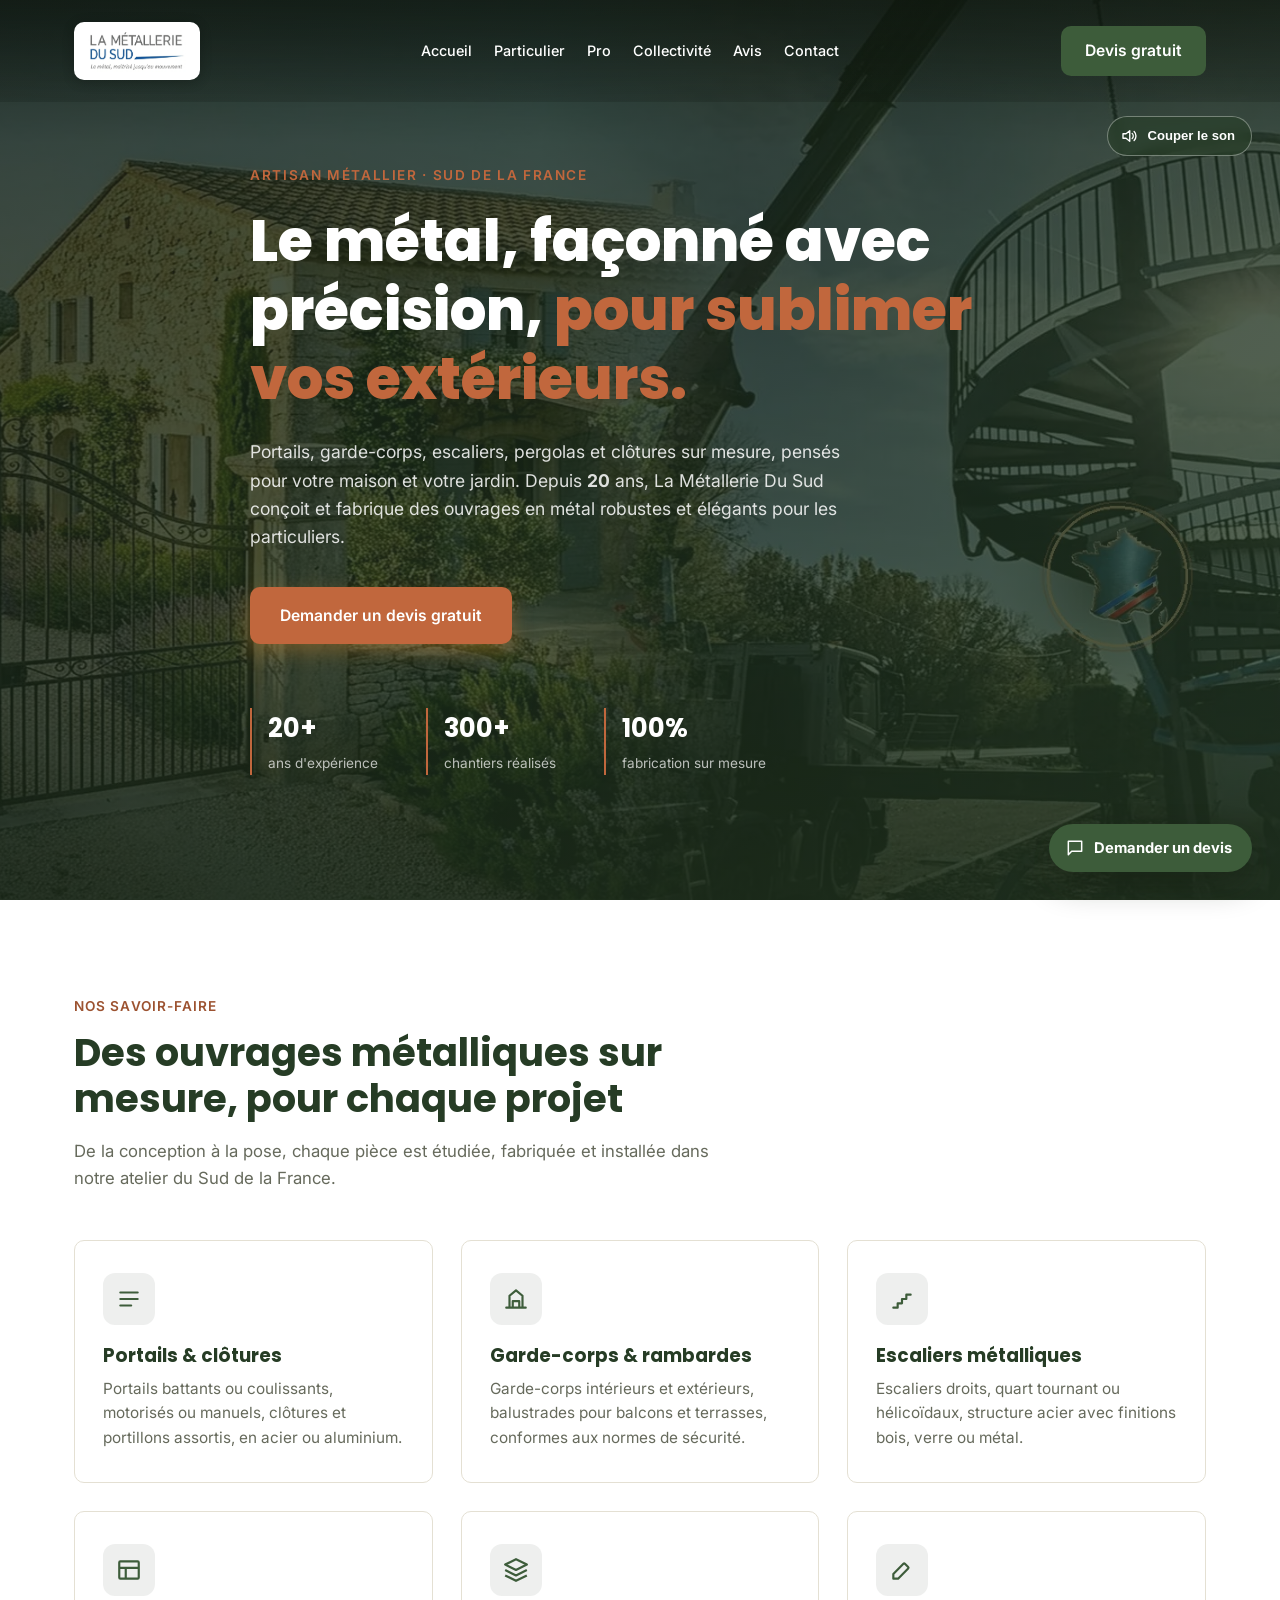
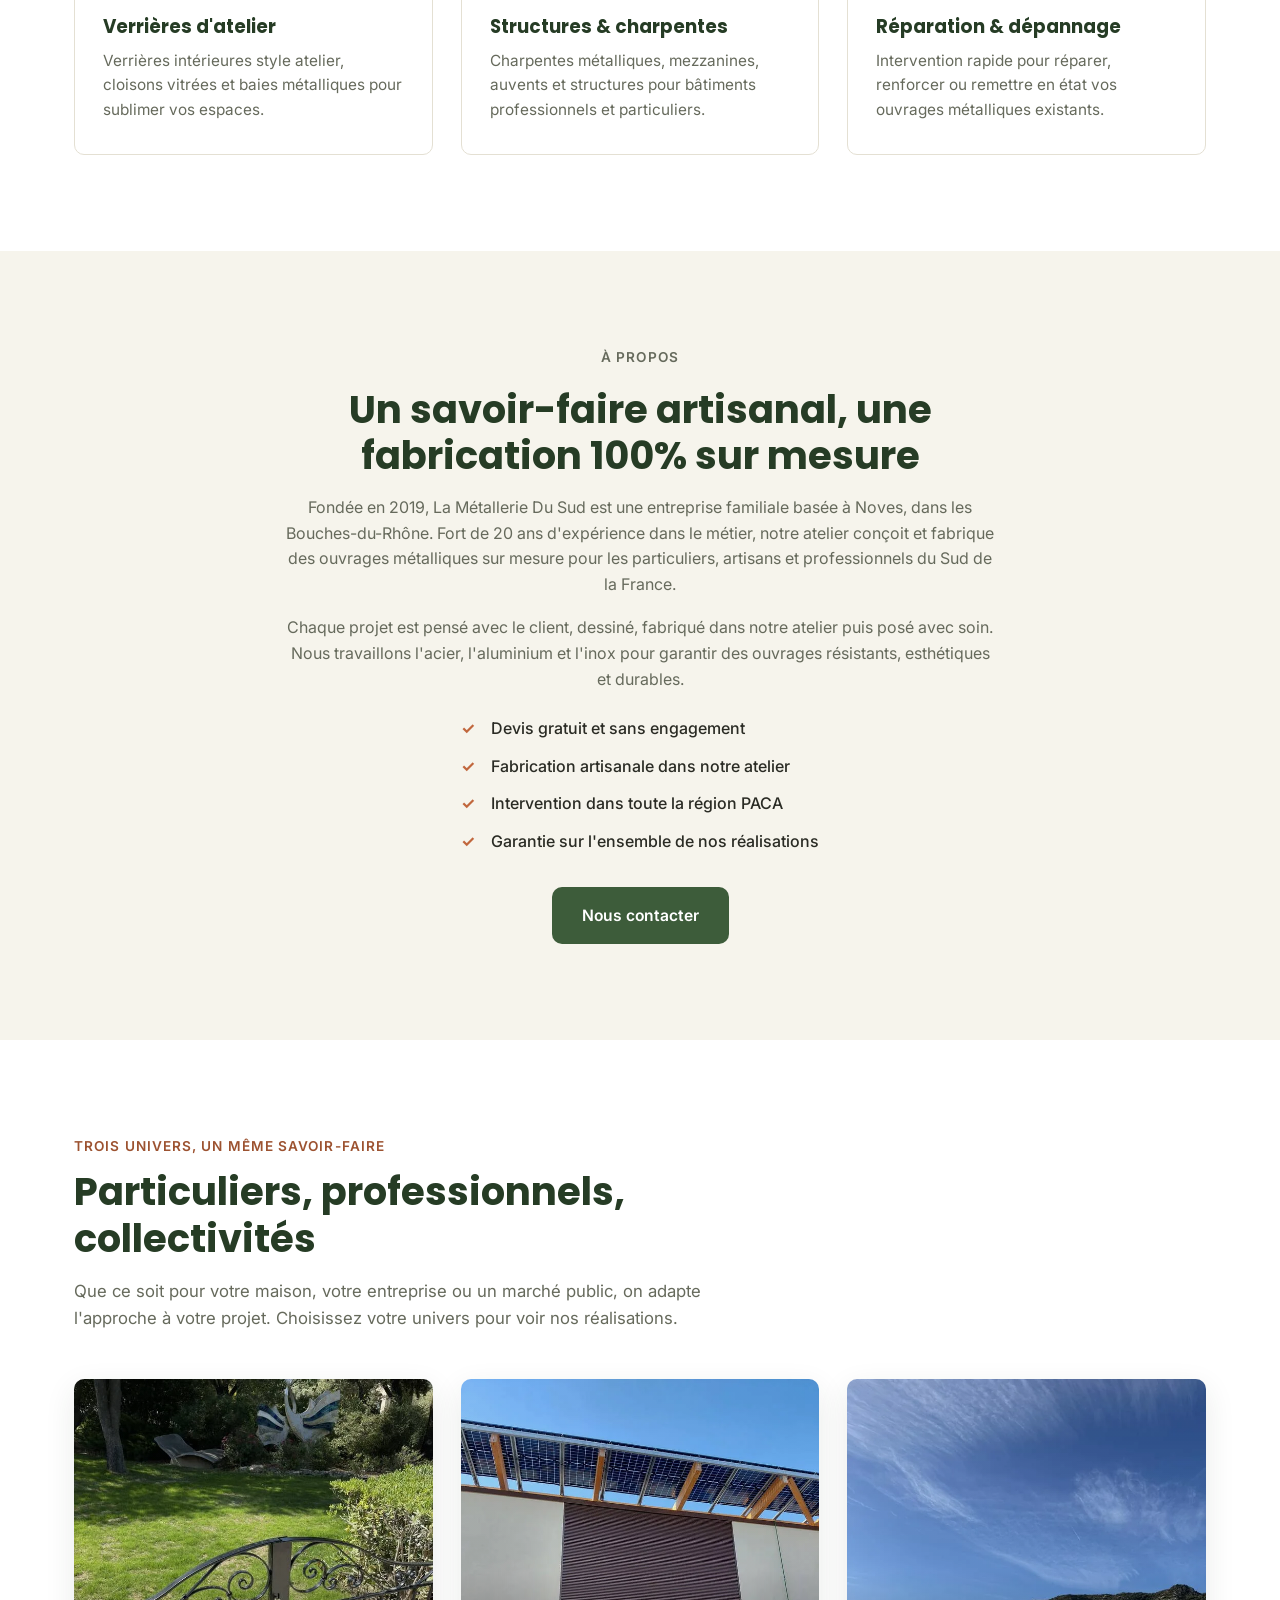
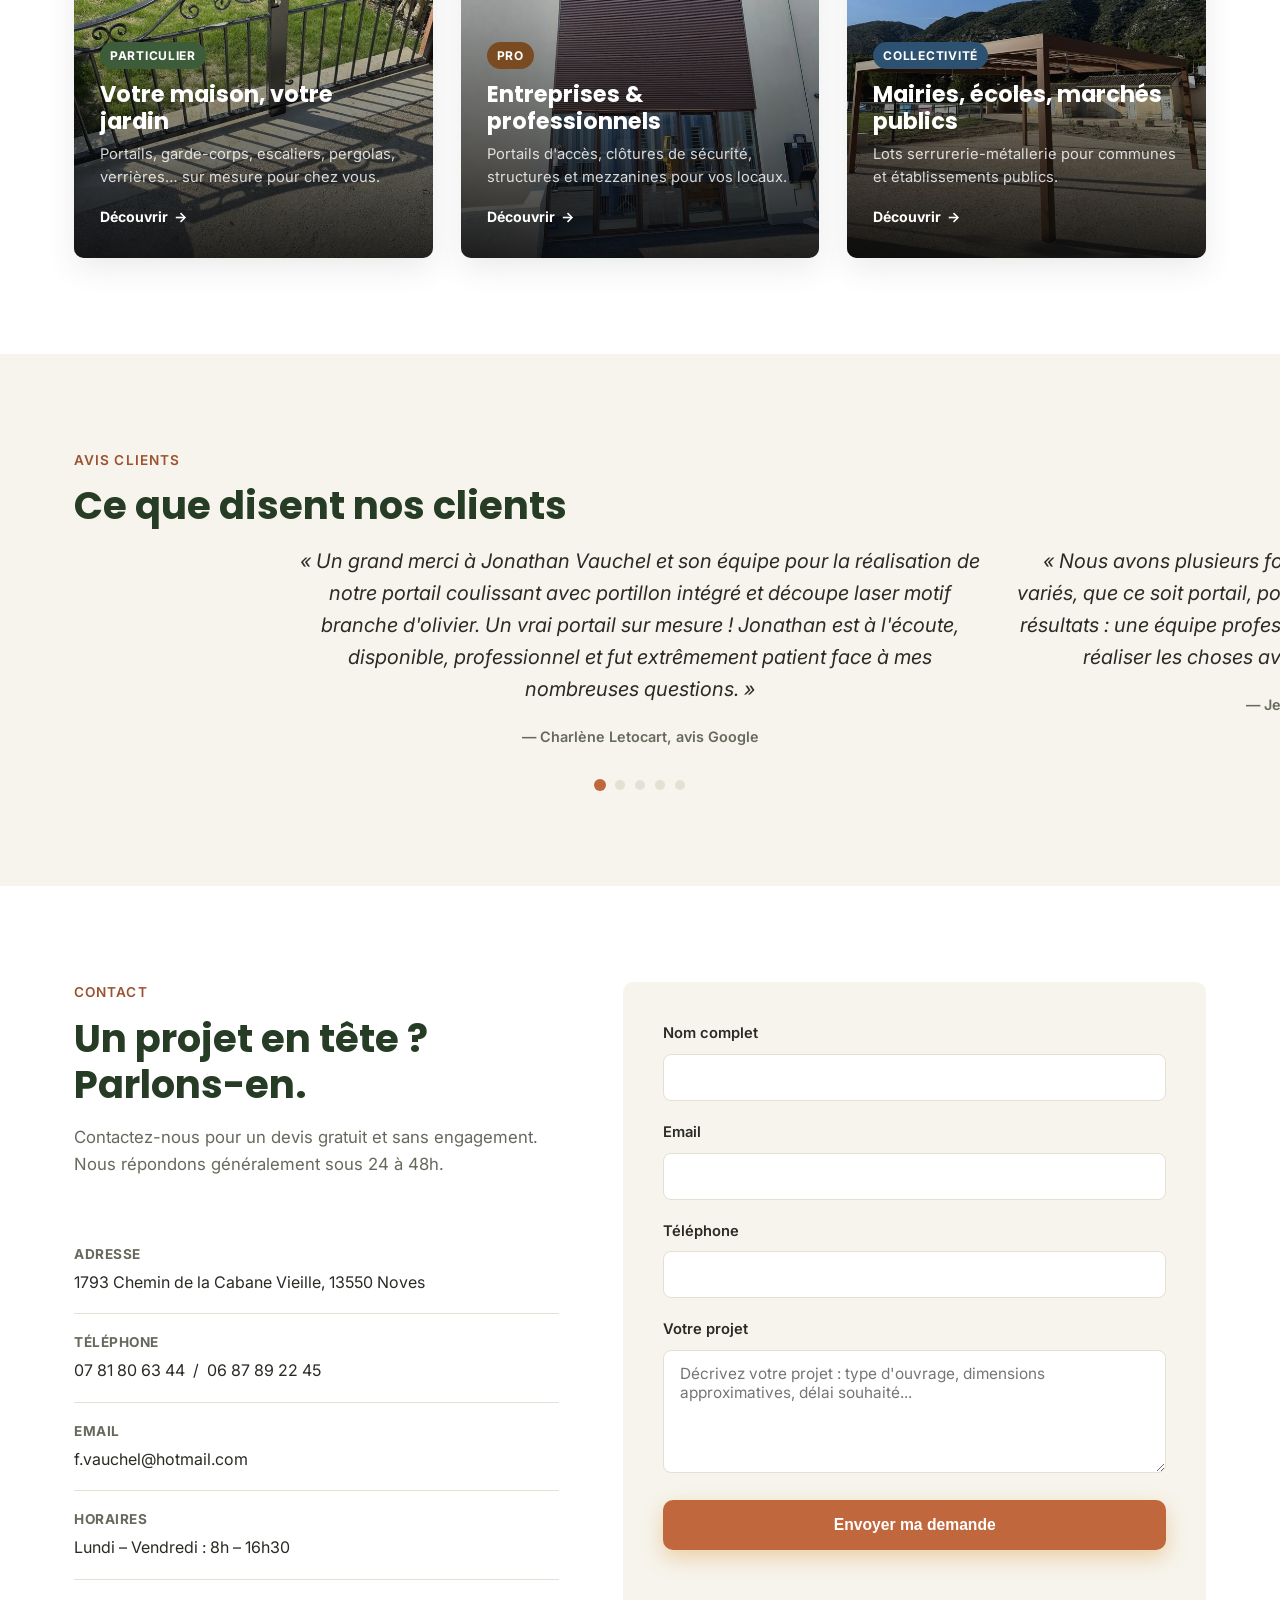
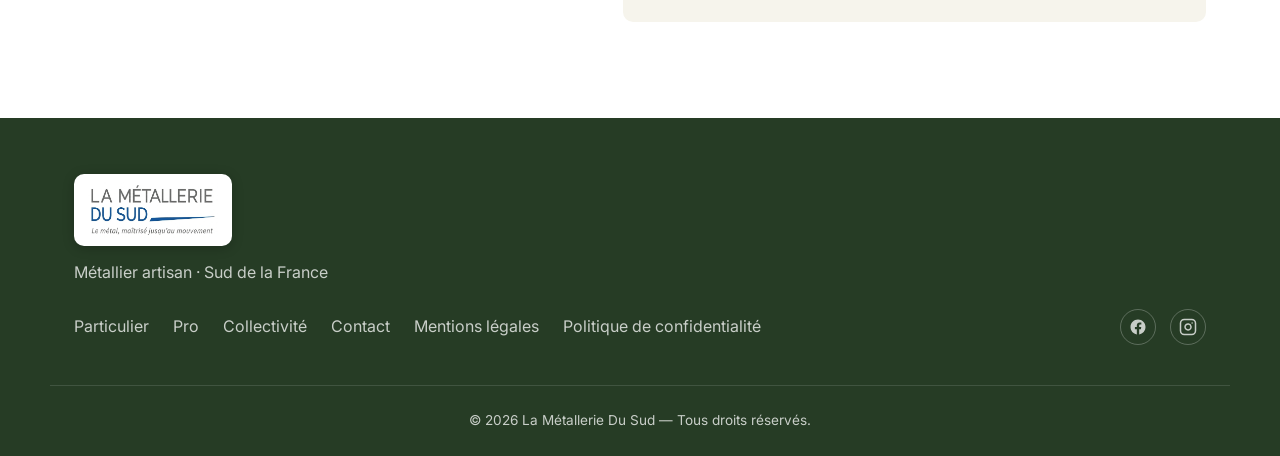
<file: index.html>
<!DOCTYPE html>
<html lang="fr">
<head>
  <meta charset="UTF-8" />
  <meta name="viewport" content="width=device-width, initial-scale=1.0" />
  <title>La Métallerie Du Sud | Métallier artisan &ndash; Portails, Garde-corps, Escaliers sur mesure</title>
  <meta name="description" content="La Métallerie Du Sud, artisan métallier dans le Sud de la France : portails, garde-corps, escaliers, verrières et structures métalliques sur mesure. Devis gratuit." />

  <!-- ============================================================
       POLICE (optionnel) : tu peux remplacer par une autre police
       Google Fonts, ou la supprimer si tu préfères une police système.
  ============================================================= -->
  <link rel="preconnect" href="https://fonts.googleapis.com" />
  <link rel="preconnect" href="https://fonts.gstatic.com" crossorigin />
  <link href="https://fonts.googleapis.com/css2?family=Poppins:wght@600;700;800&family=Inter:wght@400;500;600&display=swap" rel="stylesheet" />

  <link rel="stylesheet" href="css/style.css" />

  <!-- Favicon simple (à remplacer par ton propre favicon.ico si tu en as un) -->
  <link rel="icon" href="data:image/svg+xml,<svg xmlns=%22http://www.w3.org/2000/svg%22 viewBox=%220 0 100 100%22><text y=%22.9em%22 font-size=%2290%22>🔩</text></svg>" />

  <!-- SEO : partage social + données structurées -->
  <link rel="canonical" href="https://lametalleriedusud.com/" />
  <meta property="og:type" content="website" />
  <meta property="og:site_name" content="La Métallerie Du Sud" />
  <meta property="og:locale" content="fr_FR" />
  <meta property="og:title" content="La Métallerie Du Sud | Métallier artisan – Portails, Garde-corps, Escaliers sur mesure" />
  <meta property="og:description" content="La Métallerie Du Sud, artisan métallier dans le Sud de la France : portails, garde-corps, escaliers, verrières et structures métalliques sur mesure. Devis gratuit." />
  <meta property="og:url" content="https://lametalleriedusud.com/" />
  <meta property="og:image" content="https://lametalleriedusud.com/images/og-image.jpg" />
  <meta property="og:image:width" content="1200" />
  <meta property="og:image:height" content="630" />
  <meta name="twitter:card" content="summary_large_image" />
  <meta name="twitter:title" content="La Métallerie Du Sud | Métallier artisan – Portails, Garde-corps, Escaliers sur mesure" />
  <meta name="twitter:description" content="La Métallerie Du Sud, artisan métallier dans le Sud de la France : portails, garde-corps, escaliers, verrières et structures métalliques sur mesure. Devis gratuit." />
  <meta name="twitter:image" content="https://lametalleriedusud.com/images/og-image.jpg" />

  <script type="application/ld+json">
  {
    "@context": "https://schema.org",
    "@type": "HomeAndConstructionBusiness",
    "name": "La M\u00e9tallerie Du Sud",
    "alternateName": "Ferronnerie Vauchel",
    "image": "https://lametalleriedusud.com/images/og-image.jpg",
    "url": "https://lametalleriedusud.com/",
    "telephone": ["+33781806344", "+33687892245"],
    "address": {
      "@type": "PostalAddress",
      "streetAddress": "1793 Chemin de la Cabane Vieille",
      "postalCode": "13550",
      "addressLocality": "Noves",
      "addressCountry": "FR"
    },
    "areaServed": "R\u00e9gion PACA",
    "openingHoursSpecification": {
      "@type": "OpeningHoursSpecification",
      "dayOfWeek": ["Monday", "Tuesday", "Wednesday", "Thursday", "Friday"],
      "opens": "08:00",
      "closes": "16:30"
    },
    "sameAs": [
      "https://www.facebook.com/ferronnerievauchel",
      "https://www.instagram.com/lametalleriedusud"
    ]
  }
  </script>
</head>
<body>

  <!-- ============================================================
       HEADER / NAVIGATION
  ============================================================= -->
  <header class="site-header" id="site-header">
    <div class="container header-inner">
      <a href="#accueil" class="logo">
        <span class="logo-card"><img src="images/logo-wordmark.webp" alt="La Métallerie Du Sud - Ferronnerie Vauchel" class="logo-img" /></span>
      </a>

      <nav class="main-nav" id="main-nav">
        <ul>
          <li><a href="#accueil" class="nav-link">Accueil</a></li>
          <li><a href="particulier.html" class="nav-link">Particulier</a></li>
          <li><a href="tertiaire.html" class="nav-link">Pro</a></li>
          <li><a href="collectivite.html" class="nav-link">Collectivité</a></li>
          <li><a href="#avis" class="nav-link">Avis</a></li>
          <li><a href="#contact" class="nav-link">Contact</a></li>
        </ul>
      </nav>

      <a href="#contact" class="btn btn-primary btn-header">Devis gratuit</a>

      <button class="burger" id="burger" aria-label="Ouvrir le menu" aria-expanded="false">
        <span></span><span></span><span></span>
      </button>
    </div>
  </header>

  <button type="button" id="sound-toggle" class="sound-toggle" aria-pressed="false" aria-label="Activer l'ambiance sonore (chants d'oiseaux)">
    <svg class="sound-icon" viewBox="0 0 24 24" fill="none" aria-hidden="true">
      <path d="M4 9v6h4l5 4V5L8 9H4Z" stroke="currentColor" stroke-width="1.8" stroke-linejoin="round"/>
      <path class="wave" d="M16.2 8.5a5 5 0 0 1 0 7M18.8 6a8.5 8.5 0 0 1 0 12" stroke="currentColor" stroke-width="1.8" stroke-linecap="round"/>
      <path class="muted-line" d="M3 3l18 18" stroke="currentColor" stroke-width="1.8" stroke-linecap="round"/>
    </svg>
    <span class="sound-label-off">Ambiance sonore</span>
    <span class="sound-label-on">Couper le son</span>
  </button>
  <audio id="ambiance-audio" loop preload="none">
    <source src="audio/audio-04458d0b6daf0f59.mp3" type="audio/mpeg" />
  </audio>

  <div id="review-bubble" class="review-bubble" aria-live="polite" hidden>
    <button type="button" class="review-bubble-close" aria-label="Fermer cet avis">&times;</button>
    <a href="index.html#avis" class="review-bubble-inner">
      <span class="review-bubble-avatar">
        <img src="images/img-78196b2b65ade40a.webp" alt="" />
      </span>
      <span class="review-bubble-body">
        <span class="review-bubble-stars">&#9733;&#9733;&#9733;&#9733;&#9733;</span>
        <span class="review-bubble-text"></span>
        <span class="review-bubble-author"></span>
      </span>
    </a>
  </div>

  <div class="devis-chat" id="devis-chat">
    <button type="button" id="devis-chat-launcher" class="devis-chat-launcher" aria-expanded="false" aria-controls="devis-chat-panel">
      <svg viewBox="0 0 24 24" fill="none" aria-hidden="true"><path d="M4 4h16v12H8l-4 4V4Z" stroke="currentColor" stroke-width="1.8" stroke-linejoin="round"/></svg>
      <span>Demander un devis</span>
    </button>

    <div class="devis-chat-panel" id="devis-chat-panel" hidden>
      <div class="devis-chat-header">
        <div class="devis-chat-header-info">
          <span class="devis-chat-avatar"><img src="images/img-78196b2b65ade40a.webp" alt="" /></span>
          <div>
            <strong>La Métallerie Du Sud</strong>
            <span>Répond généralement sous 24 à 48h</span>
          </div>
        </div>
        <button type="button" class="devis-chat-close" id="devis-chat-close" aria-label="Fermer">&times;</button>
      </div>
      <div class="devis-chat-body" id="devis-chat-body"></div>
    </div>
  </div>

  <!-- ============================================================
       HERO
  ============================================================= -->
  <section class="hero" id="accueil">
    <div class="hero-bg" aria-hidden="true" style="background: linear-gradient(135deg, rgba(20,32,19,.80), rgba(38,60,37,.72)), url('images/img-d8b240bddd04ab6b.webp') center 30%/cover;"></div>
    <div class="container hero-inner">
      <p class="eyebrow">Artisan métallier &middot; Sud de la France</p>
      <h1>Le métal, façonné avec précision, <span>pour sublimer vos extérieurs.</span></h1>
      <p class="hero-text">
        Portails, garde-corps, escaliers, pergolas et clôtures sur mesure, pensés pour votre
        maison et votre jardin. Depuis <strong>20</strong> ans, La Métallerie Du Sud conçoit et
        fabrique des ouvrages en métal robustes et élégants pour les particuliers.
      </p>
      <div class="hero-actions">
        <a href="#contact" class="btn btn-accent">Demander un devis gratuit</a>
      </div>

      <ul class="hero-stats">
        <li><strong>20+</strong><span>ans d'expérience</span></li>
        <li><strong>300+</strong><span>chantiers réalisés</span></li>
        <li><strong>100%</strong><span>fabrication sur mesure</span></li>
      </ul>
    </div>
  </section>

  <!-- ============================================================
       SERVICES
  ============================================================= -->
  <section class="section" id="services">
    <div class="container">
      <p class="section-eyebrow">Nos savoir-faire</p>
      <h2 class="section-title">Des ouvrages métalliques sur mesure, pour chaque projet</h2>
      <p class="section-lead">
        De la conception à la pose, chaque pièce est étudiée, fabriquée et installée dans notre atelier
        du Sud de la France.
      </p>

      <div class="grid grid-3 reveal-group">
        <article class="card reveal">
          <div class="card-icon">
            <svg viewBox="0 0 24 24" fill="none"><path d="M4 12h16M4 6h16M4 18h10" stroke="currentColor" stroke-width="2" stroke-linecap="round"/></svg>
          </div>
          <h3>Portails &amp; clôtures</h3>
          <p>Portails battants ou coulissants, motorisés ou manuels, clôtures et portillons assortis, en acier ou aluminium.</p>
        </article>

        <article class="card reveal">
          <div class="card-icon">
            <svg viewBox="0 0 24 24" fill="none"><path d="M3 20h18M6 20V9l6-5 6 5v11M9 20v-6h6v6" stroke="currentColor" stroke-width="2" stroke-linecap="round" stroke-linejoin="round"/></svg>
          </div>
          <h3>Garde-corps &amp; rambardes</h3>
          <p>Garde-corps intérieurs et extérieurs, balustrades pour balcons et terrasses, conformes aux normes de sécurité.</p>
        </article>

        <article class="card reveal">
          <div class="card-icon">
            <svg viewBox="0 0 24 24" fill="none"><path d="M4 20h4v-4h4v-4h4v-4h4" stroke="currentColor" stroke-width="2" stroke-linecap="round" stroke-linejoin="round"/></svg>
          </div>
          <h3>Escaliers métalliques</h3>
          <p>Escaliers droits, quart tournant ou hélicoïdaux, structure acier avec finitions bois, verre ou métal.</p>
        </article>

        <article class="card reveal">
          <div class="card-icon">
            <svg viewBox="0 0 24 24" fill="none"><rect x="3" y="4" width="18" height="16" rx="1" stroke="currentColor" stroke-width="2"/><path d="M3 10h18M9 10v10" stroke="currentColor" stroke-width="2"/></svg>
          </div>
          <h3>Verrières d'atelier</h3>
          <p>Verrières intérieures style atelier, cloisons vitrées et baies métalliques pour sublimer vos espaces.</p>
        </article>

        <article class="card reveal">
          <div class="card-icon">
            <svg viewBox="0 0 24 24" fill="none"><path d="M12 2 2 7l10 5 10-5-10-5Z" stroke="currentColor" stroke-width="2" stroke-linejoin="round"/><path d="M2 17l10 5 10-5M2 12l10 5 10-5" stroke="currentColor" stroke-width="2" stroke-linejoin="round"/></svg>
          </div>
          <h3>Structures &amp; charpentes</h3>
          <p>Charpentes métalliques, mezzanines, auvents et structures pour bâtiments professionnels et particuliers.</p>
        </article>

        <article class="card reveal">
          <div class="card-icon">
            <svg viewBox="0 0 24 24" fill="none"><path d="M14.7 6.3a1 1 0 0 0-1.4 0L4 15.6V20h4.4l9.3-9.3a1 1 0 0 0 0-1.4l-3-3Z" stroke="currentColor" stroke-width="2" stroke-linejoin="round"/></svg>
          </div>
          <h3>Réparation &amp; dépannage</h3>
          <p>Intervention rapide pour réparer, renforcer ou remettre en état vos ouvrages métalliques existants.</p>
        </article>
      </div>
    </div>
  </section>

  <!-- ============================================================
       À PROPOS
  ============================================================= -->
  <section class="section section-alt" id="a-propos">
    <div class="container about-grid about-grid--text-only">
      <div class="about-text reveal">
        <p class="section-eyebrow">À propos</p>
        <h2 class="section-title">Un savoir-faire artisanal, une fabrication 100% sur mesure</h2>
        <p>
          Fondée en 2019, La Métallerie Du Sud est une entreprise familiale
          basée à Noves, dans les Bouches-du-Rhône. Fort de 20 ans d'expérience dans le métier,
          notre atelier conçoit et fabrique des ouvrages métalliques sur mesure pour les
          particuliers, artisans et professionnels du Sud de la France.
        </p>
        <p>
          Chaque projet est pensé avec le client, dessiné, fabriqué dans notre atelier puis posé
          avec soin. Nous travaillons l'acier, l'aluminium et l'inox pour garantir des ouvrages
          résistants, esthétiques et durables.
        </p>

        <ul class="check-list">
          <li>Devis gratuit et sans engagement</li>
          <li>Fabrication artisanale dans notre atelier</li>
          <li>Intervention dans toute la région PACA</li>
          <li>Garantie sur l'ensemble de nos réalisations</li>
        </ul>

        <a href="#contact" class="btn btn-primary">Nous contacter</a>
      </div>
    </div>
  </section>

  <!-- ============================================================
       RÉALISATIONS / PORTFOLIO
  ============================================================= -->
    <section class="section" id="univers">
    <div class="container">
      <p class="section-eyebrow">Trois univers, un même savoir-faire</p>
      <h2 class="section-title">Particuliers, professionnels, collectivités</h2>
      <p class="section-lead">
        Que ce soit pour votre maison, votre entreprise ou un marché public, on adapte
        l'approche à votre projet. Choisissez votre univers pour voir nos réalisations.
      </p>

      <div class="univers-grid reveal-group">
        <a href="particulier.html" class="univers-card univers-card--particulier reveal">
          <img src="images/img-4d6eb9b915167a22.webp" alt="Ferronnerie pour particuliers - maison et jardin" loading="lazy" />
          <div class="univers-card-body">
            <span class="univers-card-tag">Particulier</span>
            <h3>Votre maison, votre jardin</h3>
            <p>Portails, garde-corps, escaliers, pergolas, verrières&hellip; sur mesure pour chez vous.</p>
            <span class="univers-card-link">Découvrir</span>
          </div>
        </a>

        <a href="tertiaire.html" class="univers-card univers-card--tertiaire reveal">
          <img src="images/img-aceb7ce193d8e107.webp" alt="Ferronnerie pour entreprises et professionnels" loading="lazy" />
          <div class="univers-card-body">
            <span class="univers-card-tag">Pro</span>
            <h3>Entreprises &amp; professionnels</h3>
            <p>Portails d'accès, clôtures de sécurité, structures et mezzanines pour vos locaux.</p>
            <span class="univers-card-link">Découvrir</span>
          </div>
        </a>

        <a href="collectivite.html" class="univers-card univers-card--collectivite reveal">
          <img src="images/img-f21de18a41f6604b.webp" alt="Ferronnerie pour collectivités et marchés publics" loading="lazy" />
          <div class="univers-card-body">
            <span class="univers-card-tag">Collectivité</span>
            <h3>Mairies, écoles, marchés publics</h3>
            <p>Lots serrurerie-métallerie pour communes et établissements publics.</p>
            <span class="univers-card-link">Découvrir</span>
          </div>
        </a>
      </div>
    </div>
  </section>

  <!-- ============================================================
       AVIS CLIENTS
  ============================================================= -->
  <section class="section section-alt" id="avis">
    <div class="container">
      <p class="section-eyebrow">Avis clients</p>
      <h2 class="section-title">Ce que disent nos clients</h2>

      <div class="testimonial-slider">
        <div class="testimonial-track" id="testimonial-track">
          <blockquote class="testimonial">
            <p>« Un grand merci à Jonathan Vauchel et son équipe pour la réalisation de notre portail coulissant avec portillon intégré et découpe laser motif branche d'olivier. Un vrai portail sur mesure ! Jonathan est à l'écoute, disponible, professionnel et fut extrêmement patient face à mes nombreuses questions. »</p>
            <footer>— Charlène Letocart, avis Google</footer>
          </blockquote>
          <blockquote class="testimonial">
            <p>« Nous avons plusieurs fois fait appel à M. Vauchel pour des travaux variés, que ce soit portail, portillon ou pergolas. Toujours très satisfaits des résultats : une équipe professionnelle, un travail méticuleux et un souci de réaliser les choses avec un budget raisonnable et maîtrisé. »</p>
            <footer>— Jean-Marie Carli, avis Google</footer>
          </blockquote>
          <blockquote class="testimonial">
            <p>« Nous sommes très satisfaits de l'entreprise Vauchel. L'équipe a été à l'écoute de notre projet du début à la fin. Jonathan Vauchel a fait preuve d'un grand professionnalisme en assurant un excellent suivi et un service après-vente irréprochable. Notre portail est superbe. »</p>
            <footer>— Jonathan Begnis Gámez, avis Google</footer>
          </blockquote>
          <blockquote class="testimonial">
            <p>« Sur les conseils de notre agent immobilier, nous avons fait appel à la ferronnerie Vauchel pour la réalisation et la pose d'une verrière sur mesure ainsi que divers travaux de ferronnerie. Mr Vauchel et son équipe sont à l'écoute des besoins du client, réactifs et très professionnels. »</p>
            <footer>— Christian G., avis Google</footer>
          </blockquote>
          <blockquote class="testimonial">
            <p>« Nous avons fait appel par deux fois à la Ferronnerie Vauchel, pour des travaux d'extension de bâtiment industriel puis pour une réparation de bardage. La qualité de réalisation et de service était au rendez-vous à chaque fois. Merci ! »</p>
            <footer>— Lucas Labat, avis Google</footer>
          </blockquote>
        </div>
        <div class="testimonial-dots" id="testimonial-dots"></div>
      </div>
    </div>
  </section>

  <!-- ============================================================
       CONTACT
  ============================================================= -->
  <section class="section" id="contact">
    <div class="container contact-grid">
      <div class="contact-info reveal">
        <p class="section-eyebrow">Contact</p>
        <h2 class="section-title">Un projet en tête ? Parlons-en.</h2>
        <p class="section-lead">
          Contactez-nous pour un devis gratuit et sans engagement. Nous répondons
          généralement sous 24 à 48h.
        </p>

        <ul class="contact-list">
          <li>
            <strong>Adresse</strong>
            <span>1793 Chemin de la Cabane Vieille, 13550 Noves</span>
          </li>
          <li>
            <strong>Téléphone</strong>
            <span><a href="tel:+33781806344">07 81 80 63 44</a> &nbsp;/&nbsp; <a href="tel:+33687892245">06 87 89 22 45</a></span>
          </li>
          <li>
            <strong>Email</strong>
            <span><a href="mailto:f.vauchel@hotmail.com">f.vauchel@hotmail.com</a></span>
          </li>
          <li>
            <strong>Horaires</strong>
            <span>Lundi &ndash; Vendredi : 8h &ndash; 16h30</span>
          </li>
        </ul>
      </div>

      <form class="contact-form reveal" id="contact-form" action="https://formspree.io/f/meaqkdpr" method="POST">
        <!--
          Formulaire branché sur Formspree (service gratuit, sans backend).
          Le script.js envoie le formulaire en arrière-plan (sans recharger la page)
          et affiche un message de confirmation. Les messages arrivent sur l'email
          associé au compte Formspree.
        -->
        <div class="form-row">
          <label for="name">Nom complet</label>
          <input type="text" id="name" name="name" required />
        </div>
        <div class="form-row">
          <label for="email">Email</label>
          <input type="email" id="email" name="email" required />
        </div>
        <div class="form-row">
          <label for="phone">Téléphone</label>
          <input type="tel" id="phone" name="phone" required />
        </div>
        <div class="form-row">
          <label for="message">Votre projet</label>
          <textarea id="message" name="message" rows="5" required placeholder="Décrivez votre projet : type d'ouvrage, dimensions approximatives, délai souhaité..."></textarea>
        </div>
        <button type="submit" class="btn btn-accent btn-block">Envoyer ma demande</button>
        <p class="form-note" id="form-note"></p>
      </form>
    </div>
  </section>

  <!-- ============================================================
       FOOTER
  ============================================================= -->
  <footer class="site-footer">
    <div class="container footer-inner">
      <div class="footer-brand">
        <div class="footer-brand-row">
          <span class="logo-card"><img src="images/logo-wordmark.webp" alt="La Métallerie Du Sud - Ferronnerie Vauchel" class="footer-brand-logo" /></span>
        </div>
        <p>Métallier artisan &middot; Sud de la France</p>
      </div>

      <nav class="footer-nav">
        <a href="particulier.html">Particulier</a>
        <a href="tertiaire.html">Pro</a>
        <a href="collectivite.html">Collectivité</a>
        <a href="#contact">Contact</a>
        <a href="mentions-legales.html">Mentions légales</a>
        <a href="confidentialite.html">Politique de confidentialité</a>
      </nav>

      <div class="footer-social">
        <a href="https://www.facebook.com/ferronnerievauchel/" aria-label="Facebook" target="_blank" rel="noopener">
          <svg width="18" height="18" viewBox="0 0 24 24" fill="currentColor" aria-hidden="true"><path d="M22 12c0-5.523-4.477-10-10-10S2 6.477 2 12c0 4.991 3.657 9.128 8.438 9.878v-6.987h-2.54V12h2.54V9.797c0-2.506 1.492-3.89 3.777-3.89 1.094 0 2.238.195 2.238.195v2.46h-1.26c-1.243 0-1.63.771-1.63 1.562V12h2.773l-.443 2.89h-2.33v6.988C18.343 21.128 22 16.991 22 12z"/></svg>
        </a>
        <a href="https://www.instagram.com/lametalleriedusud/" aria-label="Instagram" target="_blank" rel="noopener">
          <svg width="18" height="18" viewBox="0 0 24 24" fill="none" stroke="currentColor" stroke-width="2" stroke-linecap="round" stroke-linejoin="round" aria-hidden="true"><rect x="2" y="2" width="20" height="20" rx="5" ry="5"/><path d="M16 11.37A4 4 0 1 1 12.63 8 4 4 0 0 1 16 11.37z"/><line x1="17.5" y1="6.5" x2="17.51" y2="6.5"/></svg>
        </a>
      </div>
    </div>
    <div class="container footer-bottom">
      <p>&copy; <span id="year"></span> La Métallerie Du Sud &mdash; Tous droits réservés.</p>
    </div>
  </footer>

  <a href="#accueil" class="back-to-top" id="back-to-top" aria-label="Retour en haut">↑</a>

  <script src="js/script.js"></script>
</body>
</html>
</file>
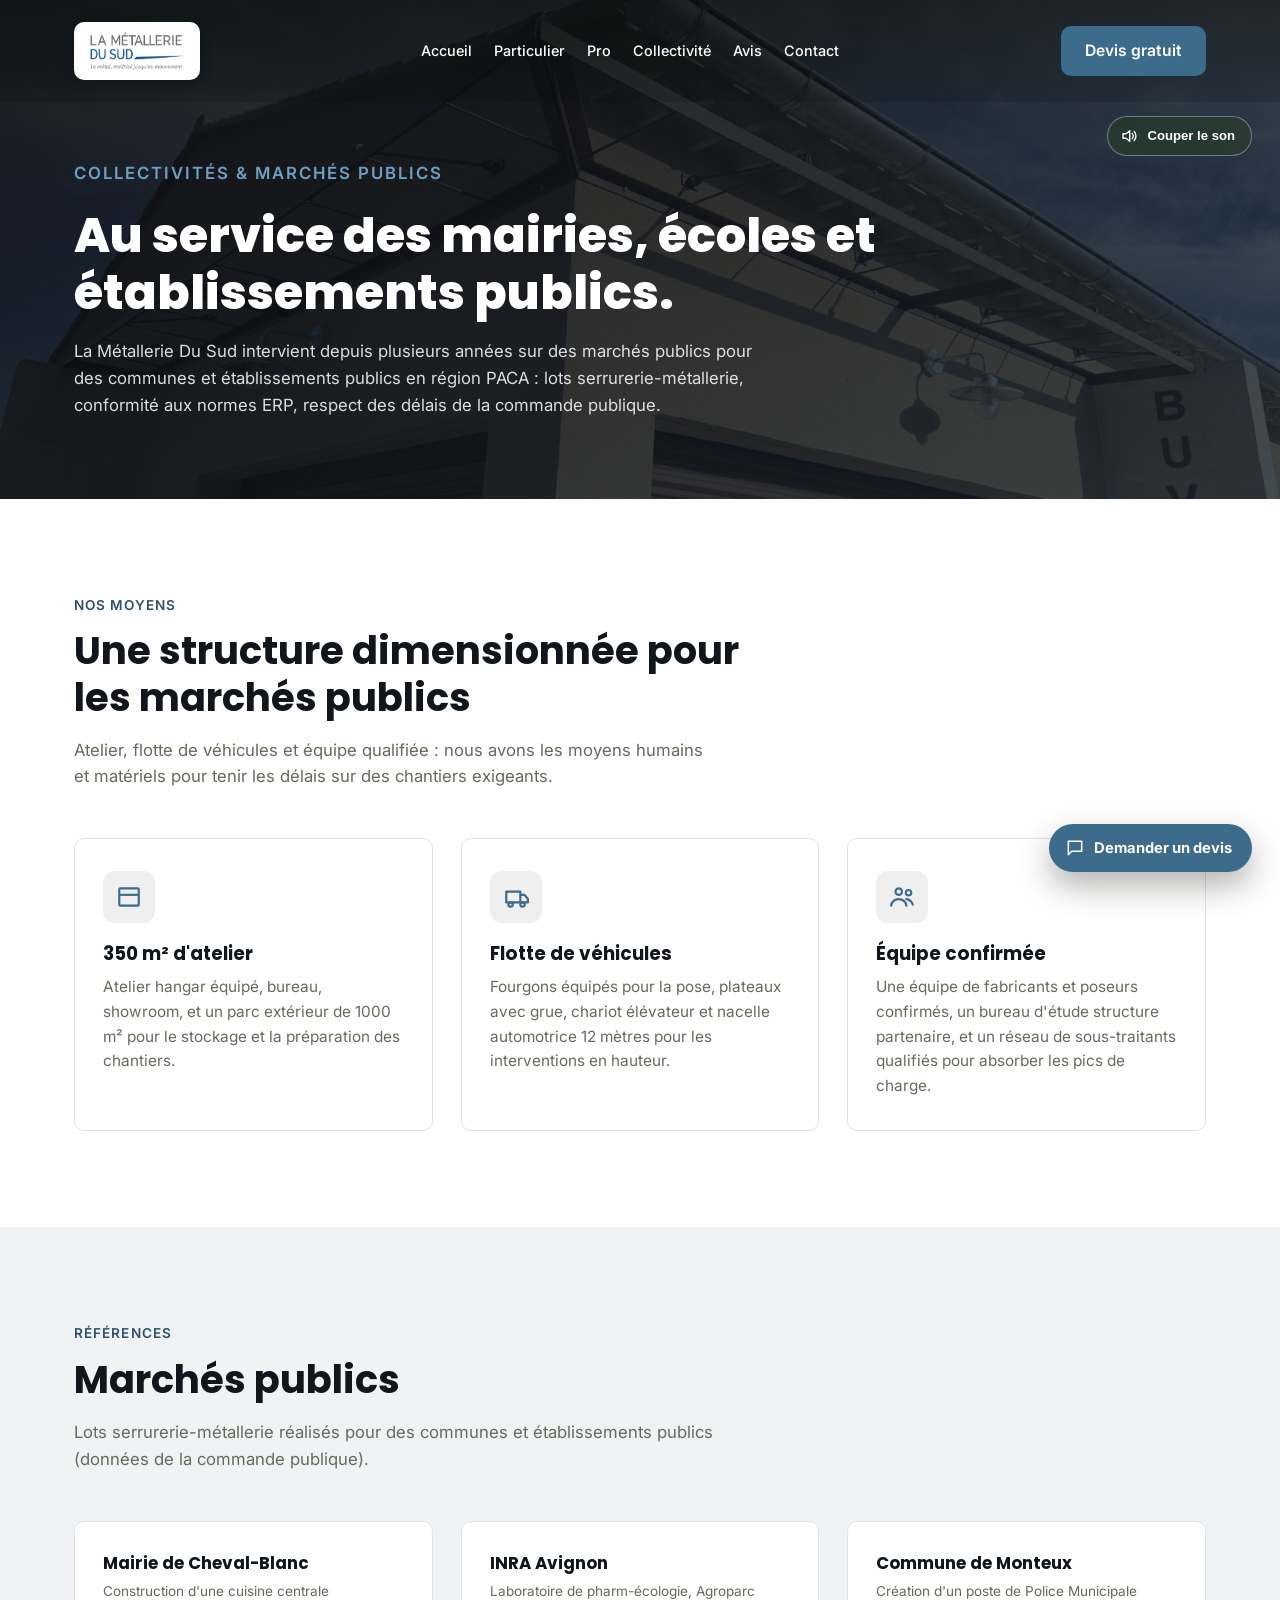
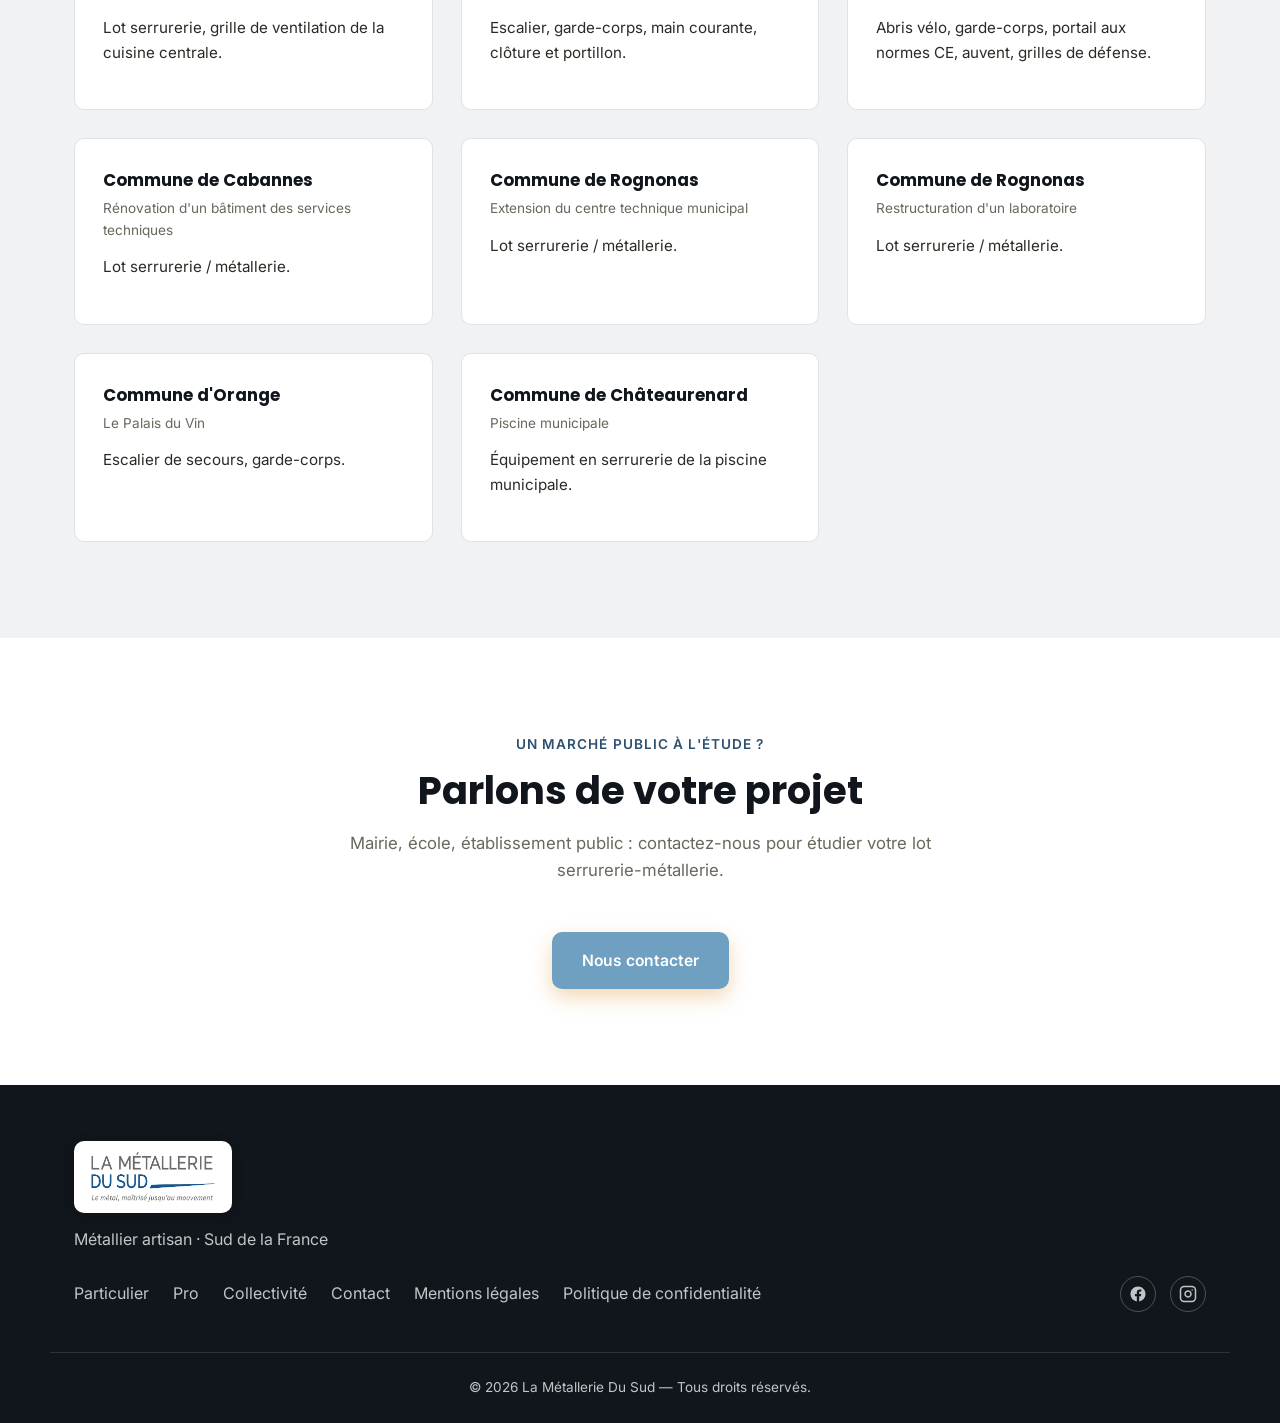
<file: collectivite.html>
<!DOCTYPE html>
<html lang="fr">
<head>
  <meta charset="UTF-8" />
  <meta name="viewport" content="width=device-width, initial-scale=1.0" />
  <title>Ferronnerie pour Collectivités & Marchés Publics | La Métallerie Du Sud</title>
  <meta name="description" content="Lots serrurerie-métallerie pour mairies, écoles et établissements publics. Références de marchés publics en région PACA. Devis gratuit." />

  <link rel="preconnect" href="https://fonts.googleapis.com" />
  <link rel="preconnect" href="https://fonts.gstatic.com" crossorigin />
  <link href="https://fonts.googleapis.com/css2?family=Poppins:wght@600;700;800&family=Inter:wght@400;500;600&display=swap" rel="stylesheet" />

  <link rel="stylesheet" href="css/style.css" />

  <link rel="icon" href="data:image/svg+xml,<svg xmlns=%22http://www.w3.org/2000/svg%22 viewBox=%220 0 100 100%22><text y=%22.9em%22 font-size=%2290%22>🔩</text></svg>" />
  <style>
    :root {
      --color-primary: #3d6b8c;
      --color-primary-light: #5f8fac;
      --color-primary-dark: #10161c;
      --color-accent: #6fa0c2;
      --color-accent-dark: #2d5170;
      --color-bg-alt: #f0f2f4;
      --color-border: #dde3e8;
      --shadow: 0 10px 30px rgba(0,0,0,0.22);
    }
  </style>

  <!-- SEO : partage social + données structurées -->
  <link rel="canonical" href="https://lametalleriedusud.com/collectivite.html" />
  <meta property="og:type" content="website" />
  <meta property="og:site_name" content="La Métallerie Du Sud" />
  <meta property="og:locale" content="fr_FR" />
  <meta property="og:title" content="Ferronnerie pour Collectivités &amp; Marchés Publics | La Métallerie Du Sud" />
  <meta property="og:description" content="Lots serrurerie-métallerie pour mairies, écoles et établissements publics. Références de marchés publics en région PACA. Devis gratuit." />
  <meta property="og:url" content="https://lametalleriedusud.com/collectivite.html" />
  <meta property="og:image" content="https://lametalleriedusud.com/images/og-image.jpg" />
  <meta property="og:image:width" content="1200" />
  <meta property="og:image:height" content="630" />
  <meta name="twitter:card" content="summary_large_image" />
  <meta name="twitter:title" content="Ferronnerie pour Collectivités &amp; Marchés Publics | La Métallerie Du Sud" />
  <meta name="twitter:description" content="Lots serrurerie-métallerie pour mairies, écoles et établissements publics. Références de marchés publics en région PACA. Devis gratuit." />
  <meta name="twitter:image" content="https://lametalleriedusud.com/images/og-image.jpg" />

  <script type="application/ld+json">
  {
    "@context": "https://schema.org",
    "@type": "HomeAndConstructionBusiness",
    "name": "La M\u00e9tallerie Du Sud",
    "alternateName": "Ferronnerie Vauchel",
    "image": "https://lametalleriedusud.com/images/og-image.jpg",
    "url": "https://lametalleriedusud.com/",
    "telephone": ["+33781806344", "+33687892245"],
    "address": {
      "@type": "PostalAddress",
      "streetAddress": "1793 Chemin de la Cabane Vieille",
      "postalCode": "13550",
      "addressLocality": "Noves",
      "addressCountry": "FR"
    },
    "areaServed": "R\u00e9gion PACA",
    "openingHoursSpecification": {
      "@type": "OpeningHoursSpecification",
      "dayOfWeek": ["Monday", "Tuesday", "Wednesday", "Thursday", "Friday"],
      "opens": "08:00",
      "closes": "16:30"
    },
    "sameAs": [
      "https://www.facebook.com/ferronnerievauchel",
      "https://www.instagram.com/lametalleriedusud"
    ]
  }
  </script>
</head>
<body>

  <header class="site-header" id="site-header">
    <div class="container header-inner">
      <a href="index.html#accueil" class="logo">
        <span class="logo-card"><img src="images/logo-wordmark.webp" alt="La Métallerie Du Sud - Ferronnerie Vauchel" class="logo-img" /></span>
      </a>

      <nav class="main-nav" id="main-nav">
        <ul>
          <li><a href="index.html#accueil" class="nav-link">Accueil</a></li>
          <li><a href="particulier.html" class="nav-link">Particulier</a></li>
          <li><a href="tertiaire.html" class="nav-link">Pro</a></li>
          <li><a href="collectivite.html" class="nav-link active-page">Collectivité</a></li>
          <li><a href="index.html#avis" class="nav-link">Avis</a></li>
          <li><a href="index.html#contact" class="nav-link">Contact</a></li>
        </ul>
      </nav>

      <a href="index.html#contact" class="btn btn-primary btn-header">Devis gratuit</a>

      <button class="burger" id="burger" aria-label="Ouvrir le menu" aria-expanded="false">
        <span></span><span></span><span></span>
      </button>
    </div>
  </header>

  <button type="button" id="sound-toggle" class="sound-toggle" aria-pressed="false" aria-label="Activer l'ambiance sonore (chants d'oiseaux)">
    <svg class="sound-icon" viewBox="0 0 24 24" fill="none" aria-hidden="true">
      <path d="M4 9v6h4l5 4V5L8 9H4Z" stroke="currentColor" stroke-width="1.8" stroke-linejoin="round"/>
      <path class="wave" d="M16.2 8.5a5 5 0 0 1 0 7M18.8 6a8.5 8.5 0 0 1 0 12" stroke="currentColor" stroke-width="1.8" stroke-linecap="round"/>
      <path class="muted-line" d="M3 3l18 18" stroke="currentColor" stroke-width="1.8" stroke-linecap="round"/>
    </svg>
    <span class="sound-label-off">Ambiance sonore</span>
    <span class="sound-label-on">Couper le son</span>
  </button>
  <audio id="ambiance-audio" loop preload="none">
    <source src="audio/audio-04458d0b6daf0f59.mp3" type="audio/mpeg" />
  </audio>

  <div id="review-bubble" class="review-bubble" aria-live="polite" hidden>
    <button type="button" class="review-bubble-close" aria-label="Fermer cet avis">&times;</button>
    <a href="index.html#avis" class="review-bubble-inner">
      <span class="review-bubble-avatar">
        <img src="images/img-78196b2b65ade40a.webp" alt="" />
      </span>
      <span class="review-bubble-body">
        <span class="review-bubble-stars">&#9733;&#9733;&#9733;&#9733;&#9733;</span>
        <span class="review-bubble-text"></span>
        <span class="review-bubble-author"></span>
      </span>
    </a>
  </div>

  <div class="devis-chat" id="devis-chat">
    <button type="button" id="devis-chat-launcher" class="devis-chat-launcher" aria-expanded="false" aria-controls="devis-chat-panel">
      <svg viewBox="0 0 24 24" fill="none" aria-hidden="true"><path d="M4 4h16v12H8l-4 4V4Z" stroke="currentColor" stroke-width="1.8" stroke-linejoin="round"/></svg>
      <span>Demander un devis</span>
    </button>

    <div class="devis-chat-panel" id="devis-chat-panel" hidden>
      <div class="devis-chat-header">
        <div class="devis-chat-header-info">
          <span class="devis-chat-avatar"><img src="images/img-78196b2b65ade40a.webp" alt="" /></span>
          <div>
            <strong>La Métallerie Du Sud</strong>
            <span>Répond généralement sous 24 à 48h</span>
          </div>
        </div>
        <button type="button" class="devis-chat-close" id="devis-chat-close" aria-label="Fermer">&times;</button>
      </div>
      <div class="devis-chat-body" id="devis-chat-body"></div>
    </div>
  </div>

  <section class="page-hero" style="background: linear-gradient(135deg, rgba(8,10,14,.90), rgba(20,32,46,.80)), url('images/img-2d6db6461e104ec7.webp') center 35%/cover;">
    <div class="container">
      <p class="eyebrow">Collectivités &amp; marchés publics</p>
      <h1>Au service des mairies, écoles et établissements publics.</h1>
      <p>
        La Métallerie Du Sud intervient depuis plusieurs années sur des marchés publics pour
        des communes et établissements publics en région PACA&nbsp;: lots serrurerie-métallerie,
        conformité aux normes ERP, respect des délais de la commande publique.
      </p>
    </div>
  </section>

  <section class="section" id="moyens">
    <div class="container">
      <p class="section-eyebrow">Nos moyens</p>
      <h2 class="section-title">Une structure dimensionnée pour les marchés publics</h2>
      <p class="section-lead">
        Atelier, flotte de véhicules et équipe qualifiée&nbsp;: nous avons les moyens humains et
        matériels pour tenir les délais sur des chantiers exigeants.
      </p>

      <div class="grid grid-3 reveal-group">
        <article class="card reveal">
          <div class="card-icon">
            <svg viewBox="0 0 24 24" fill="none"><rect x="3" y="4" width="18" height="16" rx="1" stroke="currentColor" stroke-width="2"/><path d="M3 10h18" stroke="currentColor" stroke-width="2"/></svg>
          </div>
          <h3>350 m² d'atelier</h3>
          <p>Atelier hangar équipé, bureau, showroom, et un parc extérieur de 1000 m² pour le stockage et la préparation des chantiers.</p>
        </article>

        <article class="card reveal">
          <div class="card-icon">
            <svg viewBox="0 0 24 24" fill="none"><path d="M3 17h13V7H3v10Zm13-7h4l3 4v3h-7v-7Z" stroke="currentColor" stroke-width="2" stroke-linejoin="round"/><circle cx="7" cy="19" r="2" stroke="currentColor" stroke-width="2"/><circle cx="18" cy="19" r="2" stroke="currentColor" stroke-width="2"/></svg>
          </div>
          <h3>Flotte de véhicules</h3>
          <p>Fourgons équipés pour la pose, plateaux avec grue, chariot élévateur et nacelle automotrice 12 mètres pour les interventions en hauteur.</p>
        </article>

        <article class="card reveal">
          <div class="card-icon">
            <svg viewBox="0 0 24 24" fill="none"><circle cx="9" cy="7" r="3" stroke="currentColor" stroke-width="2"/><path d="M2 20c0-3.3 3.1-6 7-6s7 2.7 7 6" stroke="currentColor" stroke-width="2" stroke-linecap="round"/><circle cx="18" cy="8" r="2.5" stroke="currentColor" stroke-width="2"/><path d="M16 14c2.8.3 5 2.4 6 5" stroke="currentColor" stroke-width="2" stroke-linecap="round"/></svg>
          </div>
          <h3>Équipe confirmée</h3>
          <p>Une équipe de fabricants et poseurs confirmés, un bureau d'étude structure partenaire, et un réseau de sous-traitants qualifiés pour absorber les pics de charge.</p>
        </article>
      </div>
    </div>
  </section>

  <section class="section section-alt" id="marches-publics">
    <div class="container">
      <p class="section-eyebrow">Références</p>
      <h2 class="section-title">Marchés publics</h2>
      <p class="section-lead">
        Lots serrurerie-métallerie réalisés pour des communes et établissements publics
        (données de la commande publique).
      </p>

      <div class="grid grid-3 reveal-group">
        <article class="ref-card reveal">
          <span class="ref-client">Mairie de Cheval-Blanc</span>
          <span class="ref-location">Construction d'une cuisine centrale</span>
          <p class="ref-scope">Lot serrurerie, grille de ventilation de la cuisine centrale.</p>
        </article>

        <article class="ref-card reveal">
          <span class="ref-client">INRA Avignon</span>
          <span class="ref-location">Laboratoire de pharm-écologie, Agroparc</span>
          <p class="ref-scope">Escalier, garde-corps, main courante, clôture et portillon.</p>
        </article>

        <article class="ref-card reveal">
          <span class="ref-client">Commune de Monteux</span>
          <span class="ref-location">Création d'un poste de Police Municipale</span>
          <p class="ref-scope">Abris vélo, garde-corps, portail aux normes CE, auvent, grilles de défense.</p>
        </article>

        <article class="ref-card reveal">
          <span class="ref-client">Commune de Cabannes</span>
          <span class="ref-location">Rénovation d'un bâtiment des services techniques</span>
          <p class="ref-scope">Lot serrurerie / métallerie.</p>
        </article>

        <article class="ref-card reveal">
          <span class="ref-client">Commune de Rognonas</span>
          <span class="ref-location">Extension du centre technique municipal</span>
          <p class="ref-scope">Lot serrurerie / métallerie.</p>
        </article>

        <article class="ref-card reveal">
          <span class="ref-client">Commune de Rognonas</span>
          <span class="ref-location">Restructuration d'un laboratoire</span>
          <p class="ref-scope">Lot serrurerie / métallerie.</p>
        </article>

        <article class="ref-card reveal">
          <span class="ref-client">Commune d'Orange</span>
          <span class="ref-location">Le Palais du Vin</span>
          <p class="ref-scope">Escalier de secours, garde-corps.</p>
        </article>

        <article class="ref-card reveal">
          <span class="ref-client">Commune de Châteaurenard</span>
          <span class="ref-location">Piscine municipale</span>
          <p class="ref-scope">Équipement en serrurerie de la piscine municipale.</p>
        </article>
      </div>
    </div>
  </section>

  <section class="section">
    <div class="container" style="text-align:center;">
      <p class="section-eyebrow" style="justify-content:center;">Un marché public à l'étude ?</p>
      <h2 class="section-title" style="margin-left:auto;margin-right:auto;">Parlons de votre projet</h2>
      <p class="section-lead" style="margin-left:auto;margin-right:auto;">
        Mairie, école, établissement public&nbsp;: contactez-nous pour étudier votre lot
        serrurerie-métallerie.
      </p>
      <a href="index.html#contact" class="btn btn-accent">Nous contacter</a>
    </div>
  </section>

  <footer class="site-footer">
    <div class="container footer-inner">
      <div class="footer-brand">
        <div class="footer-brand-row">
          <span class="logo-card"><img src="images/logo-wordmark.webp" alt="La Métallerie Du Sud - Ferronnerie Vauchel" class="footer-brand-logo" /></span>
        </div>
        <p>Métallier artisan &middot; Sud de la France</p>
      </div>

      <nav class="footer-nav">
        <a href="particulier.html">Particulier</a>
        <a href="tertiaire.html">Pro</a>
        <a href="collectivite.html">Collectivité</a>
        <a href="index.html#contact">Contact</a>
        <a href="mentions-legales.html">Mentions légales</a>
        <a href="confidentialite.html">Politique de confidentialité</a>
      </nav>

      <div class="footer-social">
        <a href="https://www.facebook.com/ferronnerievauchel/" aria-label="Facebook" target="_blank" rel="noopener">
          <svg width="18" height="18" viewBox="0 0 24 24" fill="currentColor" aria-hidden="true"><path d="M22 12c0-5.523-4.477-10-10-10S2 6.477 2 12c0 4.991 3.657 9.128 8.438 9.878v-6.987h-2.54V12h2.54V9.797c0-2.506 1.492-3.89 3.777-3.89 1.094 0 2.238.195 2.238.195v2.46h-1.26c-1.243 0-1.63.771-1.63 1.562V12h2.773l-.443 2.89h-2.33v6.988C18.343 21.128 22 16.991 22 12z"/></svg>
        </a>
        <a href="https://www.instagram.com/lametalleriedusud/" aria-label="Instagram" target="_blank" rel="noopener">
          <svg width="18" height="18" viewBox="0 0 24 24" fill="none" stroke="currentColor" stroke-width="2" stroke-linecap="round" stroke-linejoin="round" aria-hidden="true"><rect x="2" y="2" width="20" height="20" rx="5" ry="5"/><path d="M16 11.37A4 4 0 1 1 12.63 8 4 4 0 0 1 16 11.37z"/><line x1="17.5" y1="6.5" x2="17.51" y2="6.5"/></svg>
        </a>
      </div>
    </div>
    <div class="container footer-bottom">
      <p>&copy; <span id="year"></span> La Métallerie Du Sud &mdash; Tous droits réservés.</p>
    </div>
  </footer>

  <a href="index.html#accueil" class="back-to-top" id="back-to-top" aria-label="Retour en haut">↑</a>

  <script src="js/script.js"></script>
</body>
</html>
</file>
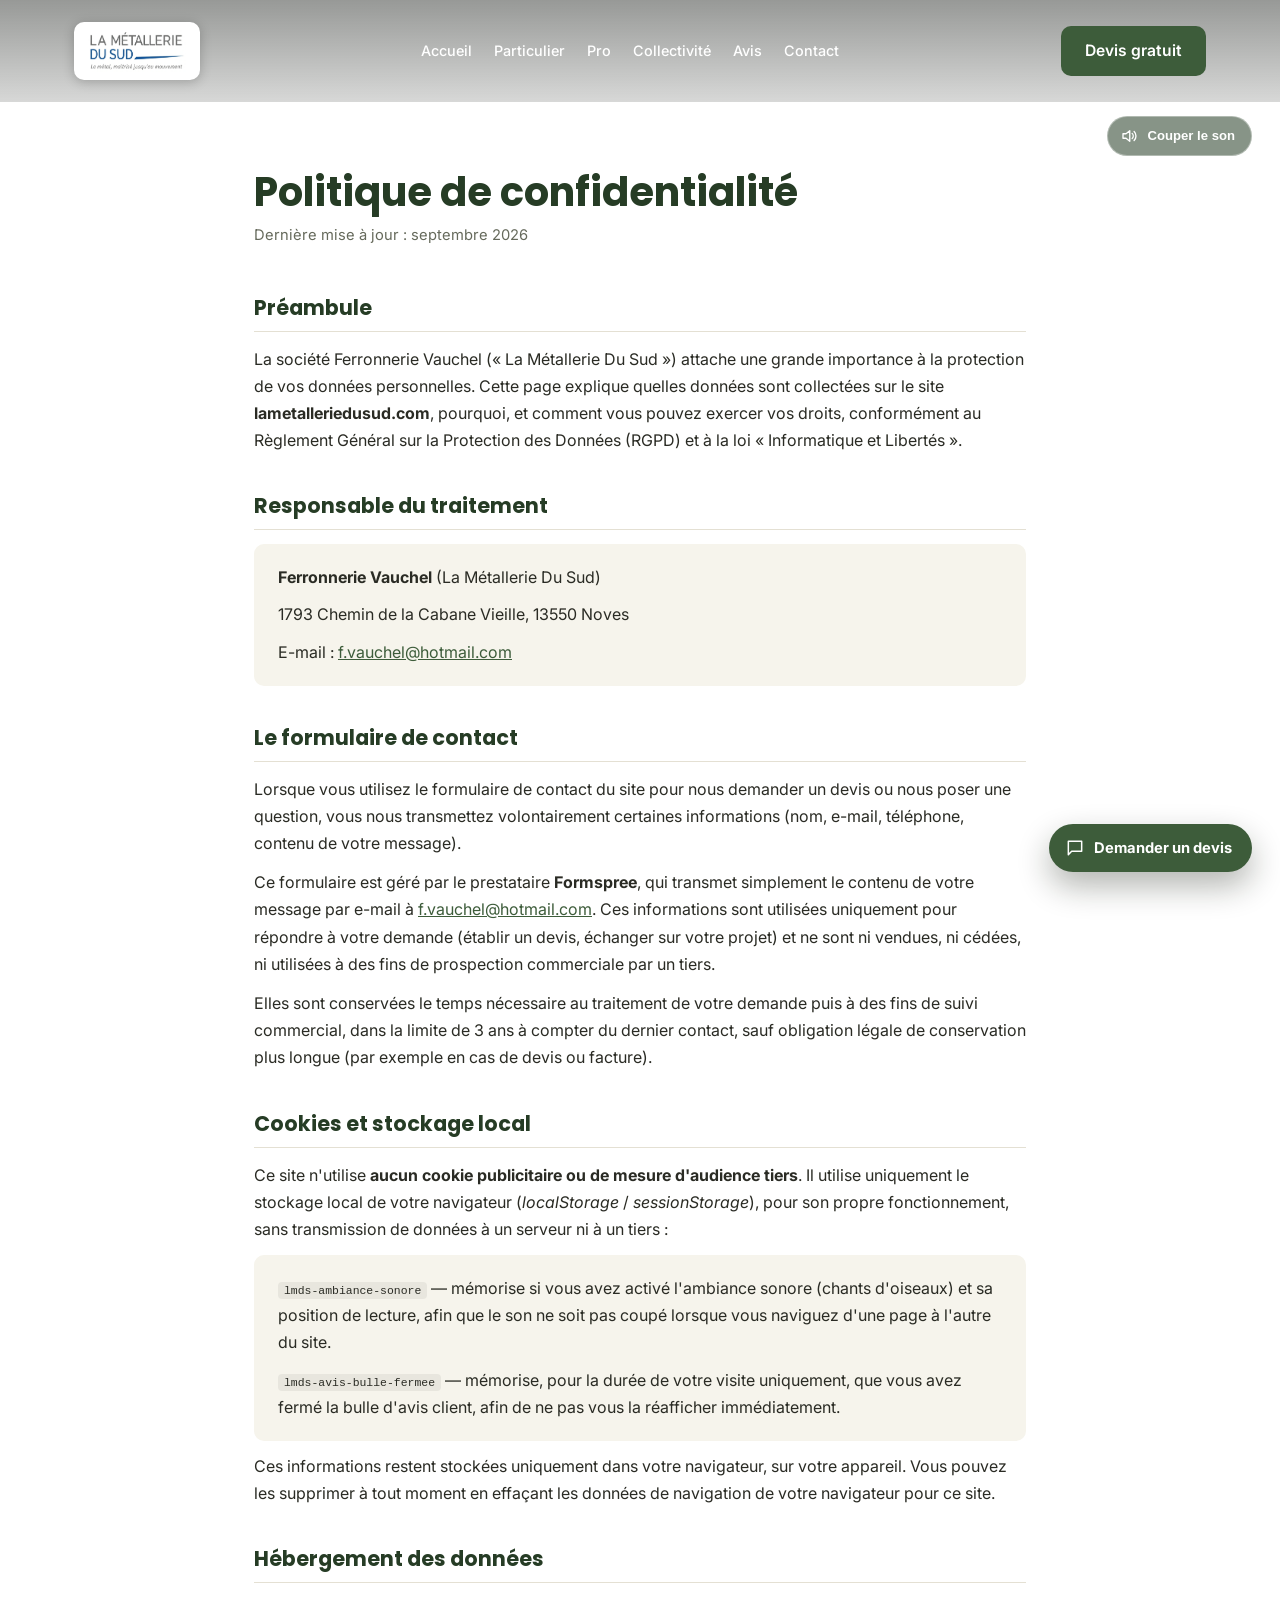
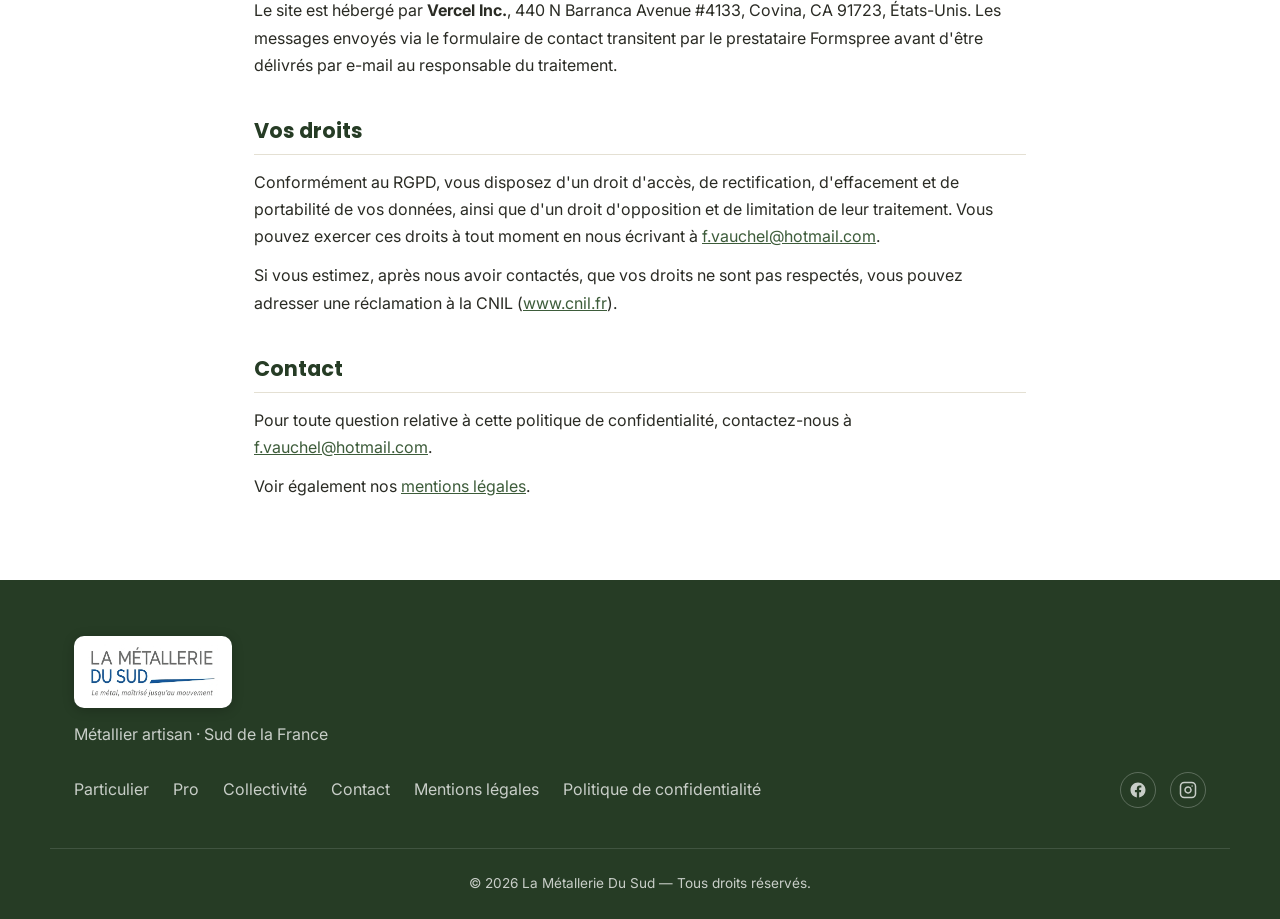
<file: confidentialite.html>
<!DOCTYPE html>
<html lang="fr">
<head>
  <meta charset="UTF-8" />
  <meta name="viewport" content="width=device-width, initial-scale=1.0" />
  <title>Politique de confidentialité | La Métallerie Du Sud</title>
  <meta name="description" content="Politique de confidentialité et protection des données personnelles du site La Métallerie Du Sud - Ferronnerie Vauchel." />

  <link rel="preconnect" href="https://fonts.googleapis.com" />
  <link rel="preconnect" href="https://fonts.gstatic.com" crossorigin />
  <link href="https://fonts.googleapis.com/css2?family=Poppins:wght@600;700;800&family=Inter:wght@400;500;600&display=swap" rel="stylesheet" />

  <link rel="stylesheet" href="css/style.css" />

  <link rel="icon" href="data:image/svg+xml,<svg xmlns=%22http://www.w3.org/2000/svg%22 viewBox=%220 0 100 100%22><text y=%22.9em%22 font-size=%2290%22>🔩</text></svg>" />
  <style>
    .legal-page { padding-top: 168px; padding-bottom: 40px; }
    .legal-page .container { max-width: 820px; }
    .legal-page h1 {
      font-size: clamp(1.8rem, 3.4vw, 2.5rem);
      margin-bottom: 8px;
    }
    .legal-page .legal-updated {
      color: var(--color-text-light);
      font-size: 0.92rem;
      margin-bottom: 48px;
    }
    .legal-block { margin-bottom: 40px; }
    .legal-block h2 {
      font-size: 1.3rem;
      margin-bottom: 14px;
      padding-bottom: 10px;
      border-bottom: 1px solid var(--color-border);
    }
    .legal-block h3 {
      font-size: 1.05rem;
      margin: 20px 0 8px;
    }
    .legal-block p { margin-bottom: 12px; line-height: 1.7; }
    .legal-block p:last-child { margin-bottom: 0; }
    .legal-card {
      background: var(--color-bg-alt);
      border-radius: var(--radius);
      padding: 20px 24px;
      margin-bottom: 12px;
    }
    .legal-card p { margin-bottom: 10px; }
    .legal-card p:last-child { margin-bottom: 0; }
    .legal-card code {
      background: rgba(0,0,0,0.06);
      padding: 2px 6px;
      border-radius: 4px;
      font-size: 0.88em;
    }
    .legal-block a { color: var(--color-primary); text-decoration: underline; }
  </style>

  <!-- SEO : partage social + données structurées -->
  <link rel="canonical" href="https://lametalleriedusud.com/confidentialite.html" />
  <meta property="og:type" content="website" />
  <meta property="og:site_name" content="La Métallerie Du Sud" />
  <meta property="og:locale" content="fr_FR" />
  <meta property="og:title" content="Politique de confidentialité | La Métallerie Du Sud" />
  <meta property="og:description" content="Politique de confidentialité et protection des données personnelles du site La Métallerie Du Sud - Ferronnerie Vauchel." />
  <meta property="og:url" content="https://lametalleriedusud.com/confidentialite.html" />
  <meta property="og:image" content="https://lametalleriedusud.com/images/og-image.jpg" />
  <meta property="og:image:width" content="1200" />
  <meta property="og:image:height" content="630" />
  <meta name="twitter:card" content="summary_large_image" />
  <meta name="twitter:title" content="Politique de confidentialité | La Métallerie Du Sud" />
  <meta name="twitter:description" content="Politique de confidentialité et protection des données personnelles du site La Métallerie Du Sud - Ferronnerie Vauchel." />
  <meta name="twitter:image" content="https://lametalleriedusud.com/images/og-image.jpg" />

  <script type="application/ld+json">
  {
    "@context": "https://schema.org",
    "@type": "HomeAndConstructionBusiness",
    "name": "La M\u00e9tallerie Du Sud",
    "alternateName": "Ferronnerie Vauchel",
    "image": "https://lametalleriedusud.com/images/og-image.jpg",
    "url": "https://lametalleriedusud.com/",
    "telephone": ["+33781806344", "+33687892245"],
    "address": {
      "@type": "PostalAddress",
      "streetAddress": "1793 Chemin de la Cabane Vieille",
      "postalCode": "13550",
      "addressLocality": "Noves",
      "addressCountry": "FR"
    },
    "areaServed": "R\u00e9gion PACA",
    "openingHoursSpecification": {
      "@type": "OpeningHoursSpecification",
      "dayOfWeek": ["Monday", "Tuesday", "Wednesday", "Thursday", "Friday"],
      "opens": "08:00",
      "closes": "16:30"
    },
    "sameAs": [
      "https://www.facebook.com/ferronnerievauchel",
      "https://www.instagram.com/lametalleriedusud"
    ]
  }
  </script>
</head>
<body>

  <header class="site-header" id="site-header">
    <div class="container header-inner">
      <a href="index.html#accueil" class="logo">
        <span class="logo-card"><img src="images/logo-wordmark.webp" alt="La Métallerie Du Sud - Ferronnerie Vauchel" class="logo-img" /></span>
      </a>

      <nav class="main-nav" id="main-nav">
        <ul>
          <li><a href="index.html#accueil" class="nav-link">Accueil</a></li>
          <li><a href="particulier.html" class="nav-link">Particulier</a></li>
          <li><a href="tertiaire.html" class="nav-link">Pro</a></li>
          <li><a href="collectivite.html" class="nav-link">Collectivité</a></li>
          <li><a href="index.html#avis" class="nav-link">Avis</a></li>
          <li><a href="index.html#contact" class="nav-link">Contact</a></li>
        </ul>
      </nav>

      <a href="index.html#contact" class="btn btn-primary btn-header">Devis gratuit</a>

      <button class="burger" id="burger" aria-label="Ouvrir le menu" aria-expanded="false">
        <span></span><span></span><span></span>
      </button>
    </div>
  </header>

  <button type="button" id="sound-toggle" class="sound-toggle" aria-pressed="false" aria-label="Activer l'ambiance sonore (chants d'oiseaux)">
    <svg class="sound-icon" viewBox="0 0 24 24" fill="none" aria-hidden="true">
      <path d="M4 9v6h4l5 4V5L8 9H4Z" stroke="currentColor" stroke-width="1.8" stroke-linejoin="round"/>
      <path class="wave" d="M16.2 8.5a5 5 0 0 1 0 7M18.8 6a8.5 8.5 0 0 1 0 12" stroke="currentColor" stroke-width="1.8" stroke-linecap="round"/>
      <path class="muted-line" d="M3 3l18 18" stroke="currentColor" stroke-width="1.8" stroke-linecap="round"/>
    </svg>
    <span class="sound-label-off">Ambiance sonore</span>
    <span class="sound-label-on">Couper le son</span>
  </button>
  <audio id="ambiance-audio" loop preload="none">
    <source src="audio/audio-04458d0b6daf0f59.mp3" type="audio/mpeg" />
  </audio>

  <div id="review-bubble" class="review-bubble" aria-live="polite" hidden>
    <button type="button" class="review-bubble-close" aria-label="Fermer cet avis">&times;</button>
    <a href="index.html#avis" class="review-bubble-inner">
      <span class="review-bubble-avatar">
        <img src="images/img-78196b2b65ade40a.webp" alt="" />
      </span>
      <span class="review-bubble-body">
        <span class="review-bubble-stars">&#9733;&#9733;&#9733;&#9733;&#9733;</span>
        <span class="review-bubble-text"></span>
        <span class="review-bubble-author"></span>
      </span>
    </a>
  </div>

  <div class="devis-chat" id="devis-chat">
    <button type="button" id="devis-chat-launcher" class="devis-chat-launcher" aria-expanded="false" aria-controls="devis-chat-panel">
      <svg viewBox="0 0 24 24" fill="none" aria-hidden="true"><path d="M4 4h16v12H8l-4 4V4Z" stroke="currentColor" stroke-width="1.8" stroke-linejoin="round"/></svg>
      <span>Demander un devis</span>
    </button>

    <div class="devis-chat-panel" id="devis-chat-panel" hidden>
      <div class="devis-chat-header">
        <div class="devis-chat-header-info">
          <span class="devis-chat-avatar"><img src="images/img-78196b2b65ade40a.webp" alt="" /></span>
          <div>
            <strong>La Métallerie Du Sud</strong>
            <span>Répond généralement sous 24 à 48h</span>
          </div>
        </div>
        <button type="button" class="devis-chat-close" id="devis-chat-close" aria-label="Fermer">&times;</button>
      </div>
      <div class="devis-chat-body" id="devis-chat-body"></div>
    </div>
  </div>

  <section class="section legal-page">
    <div class="container">
      <h1>Politique de confidentialité</h1>
      <p class="legal-updated">Dernière mise à jour&nbsp;: septembre 2026</p>

      <div class="legal-block">
        <h2>Préambule</h2>
        <p>
          La société Ferronnerie Vauchel (« La Métallerie Du Sud ») attache une grande importance
          à la protection de vos données personnelles. Cette page explique quelles données sont
          collectées sur le site <strong>lametalleriedusud.com</strong>, pourquoi, et comment vous
          pouvez exercer vos droits, conformément au Règlement Général sur la Protection des
          Données (RGPD) et à la loi « Informatique et Libertés ».
        </p>
      </div>

      <div class="legal-block">
        <h2>Responsable du traitement</h2>
        <div class="legal-card">
          <p><strong>Ferronnerie Vauchel</strong> (La Métallerie Du Sud)</p>
          <p>1793 Chemin de la Cabane Vieille, 13550 Noves</p>
          <p>E-mail&nbsp;: <a href="mailto:f.vauchel@hotmail.com">f.vauchel@hotmail.com</a></p>
        </div>
      </div>

      <div class="legal-block">
        <h2>Le formulaire de contact</h2>
        <p>
          Lorsque vous utilisez le formulaire de contact du site pour nous demander un devis ou
          nous poser une question, vous nous transmettez volontairement certaines informations
          (nom, e-mail, téléphone, contenu de votre message).
        </p>
        <p>
          Ce formulaire est géré par le prestataire <strong>Formspree</strong>, qui transmet
          simplement le contenu de votre message par e-mail à
          <a href="mailto:f.vauchel@hotmail.com">f.vauchel@hotmail.com</a>. Ces informations sont
          utilisées uniquement pour répondre à votre demande (établir un devis, échanger sur votre
          projet) et ne sont ni vendues, ni cédées, ni utilisées à des fins de prospection
          commerciale par un tiers.
        </p>
        <p>
          Elles sont conservées le temps nécessaire au traitement de votre demande puis à des
          fins de suivi commercial, dans la limite de 3 ans à compter du dernier contact, sauf
          obligation légale de conservation plus longue (par exemple en cas de devis ou facture).
        </p>
      </div>

      <div class="legal-block">
        <h2>Cookies et stockage local</h2>
        <p>
          Ce site n'utilise <strong>aucun cookie publicitaire ou de mesure d'audience tiers</strong>.
          Il utilise uniquement le stockage local de votre navigateur (<em>localStorage</em> /
          <em>sessionStorage</em>), pour son propre fonctionnement, sans transmission de données à
          un serveur ni à un tiers&nbsp;:
        </p>
        <div class="legal-card">
          <p><code>lmds-ambiance-sonore</code> — mémorise si vous avez activé l'ambiance sonore
          (chants d'oiseaux) et sa position de lecture, afin que le son ne soit pas coupé lorsque
          vous naviguez d'une page à l'autre du site.</p>
          <p><code>lmds-avis-bulle-fermee</code> — mémorise, pour la durée de votre visite
          uniquement, que vous avez fermé la bulle d'avis client, afin de ne pas vous la
          réafficher immédiatement.</p>
        </div>
        <p>
          Ces informations restent stockées uniquement dans votre navigateur, sur votre appareil.
          Vous pouvez les supprimer à tout moment en effaçant les données de navigation de votre
          navigateur pour ce site.
        </p>
      </div>

      <div class="legal-block">
        <h2>Hébergement des données</h2>
        <p>
          Le site est hébergé par <strong>Vercel Inc.</strong>, 440 N Barranca Avenue #4133,
          Covina, CA 91723, États-Unis. Les messages envoyés via le formulaire de contact
          transitent par le prestataire Formspree avant d'être délivrés par e-mail au responsable
          du traitement.
        </p>
      </div>

      <div class="legal-block">
        <h2>Vos droits</h2>
        <p>
          Conformément au RGPD, vous disposez d'un droit d'accès, de rectification, d'effacement
          et de portabilité de vos données, ainsi que d'un droit d'opposition et de limitation de
          leur traitement. Vous pouvez exercer ces droits à tout moment en nous écrivant à
          <a href="mailto:f.vauchel@hotmail.com">f.vauchel@hotmail.com</a>.
        </p>
        <p>
          Si vous estimez, après nous avoir contactés, que vos droits ne sont pas respectés, vous
          pouvez adresser une réclamation à la CNIL (<a href="https://www.cnil.fr" target="_blank" rel="noopener">www.cnil.fr</a>).
        </p>
      </div>

      <div class="legal-block">
        <h2>Contact</h2>
        <p>
          Pour toute question relative à cette politique de confidentialité, contactez-nous à
          <a href="mailto:f.vauchel@hotmail.com">f.vauchel@hotmail.com</a>.
        </p>
        <p>
          Voir également nos <a href="mentions-legales.html">mentions légales</a>.
        </p>
      </div>
    </div>
  </section>

  <footer class="site-footer">
    <div class="container footer-inner">
      <div class="footer-brand">
        <div class="footer-brand-row">
          <span class="logo-card"><img src="images/logo-wordmark.webp" alt="La Métallerie Du Sud - Ferronnerie Vauchel" class="footer-brand-logo" /></span>
        </div>
        <p>Métallier artisan &middot; Sud de la France</p>
      </div>

      <nav class="footer-nav">
        <a href="particulier.html">Particulier</a>
        <a href="tertiaire.html">Pro</a>
        <a href="collectivite.html">Collectivité</a>
        <a href="index.html#contact">Contact</a>
        <a href="mentions-legales.html">Mentions légales</a>
        <a href="confidentialite.html">Politique de confidentialité</a>
      </nav>

      <div class="footer-social">
        <a href="https://www.facebook.com/ferronnerievauchel/" aria-label="Facebook" target="_blank" rel="noopener">
          <svg width="18" height="18" viewBox="0 0 24 24" fill="currentColor" aria-hidden="true"><path d="M22 12c0-5.523-4.477-10-10-10S2 6.477 2 12c0 4.991 3.657 9.128 8.438 9.878v-6.987h-2.54V12h2.54V9.797c0-2.506 1.492-3.89 3.777-3.89 1.094 0 2.238.195 2.238.195v2.46h-1.26c-1.243 0-1.63.771-1.63 1.562V12h2.773l-.443 2.89h-2.33v6.988C18.343 21.128 22 16.991 22 12z"/></svg>
        </a>
        <a href="https://www.instagram.com/lametalleriedusud/" aria-label="Instagram" target="_blank" rel="noopener">
          <svg width="18" height="18" viewBox="0 0 24 24" fill="none" stroke="currentColor" stroke-width="2" stroke-linecap="round" stroke-linejoin="round" aria-hidden="true"><rect x="2" y="2" width="20" height="20" rx="5" ry="5"/><path d="M16 11.37A4 4 0 1 1 12.63 8 4 4 0 0 1 16 11.37z"/><line x1="17.5" y1="6.5" x2="17.51" y2="6.5"/></svg>
        </a>
      </div>
    </div>
    <div class="container footer-bottom">
      <p>&copy; <span id="year"></span> La Métallerie Du Sud &mdash; Tous droits réservés.</p>
    </div>
  </footer>

  <a href="index.html#accueil" class="back-to-top" id="back-to-top" aria-label="Retour en haut">↑</a>

  <script src="js/script.js"></script>
</body>
</html>
</file>
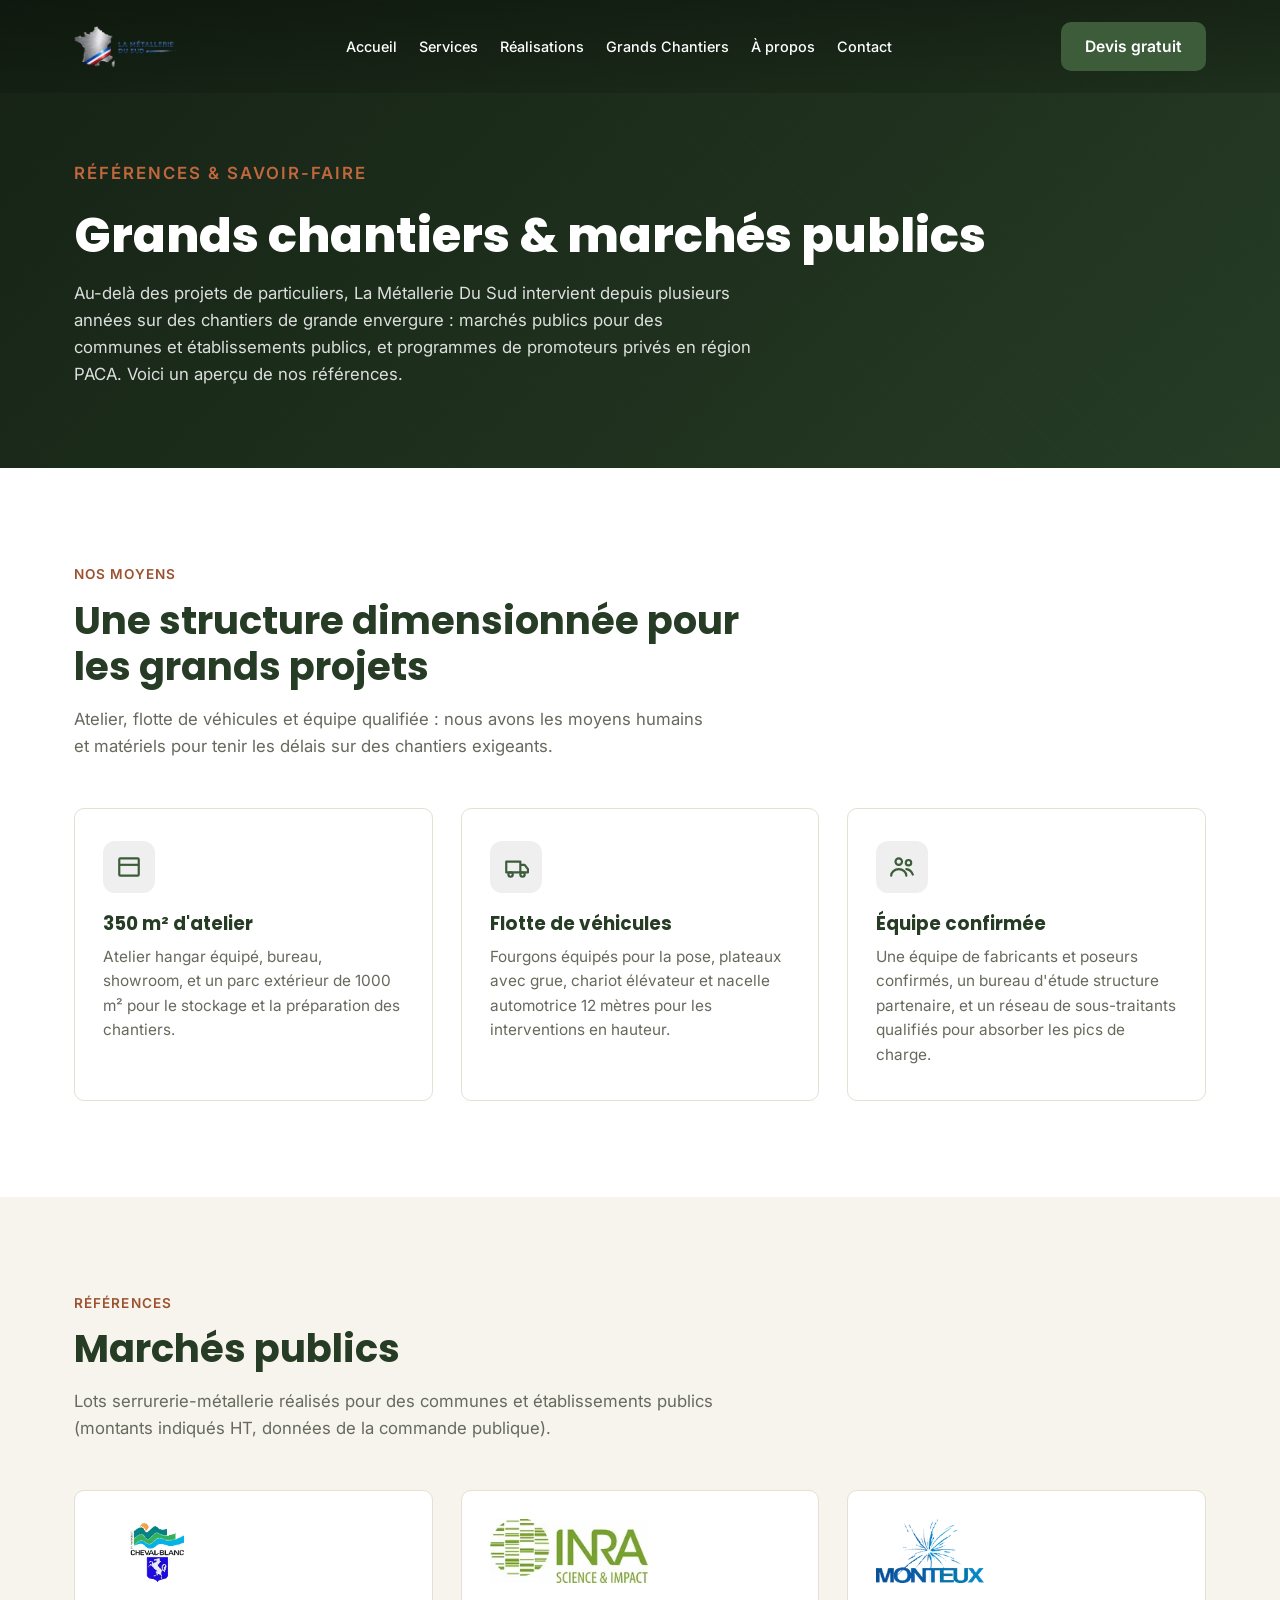
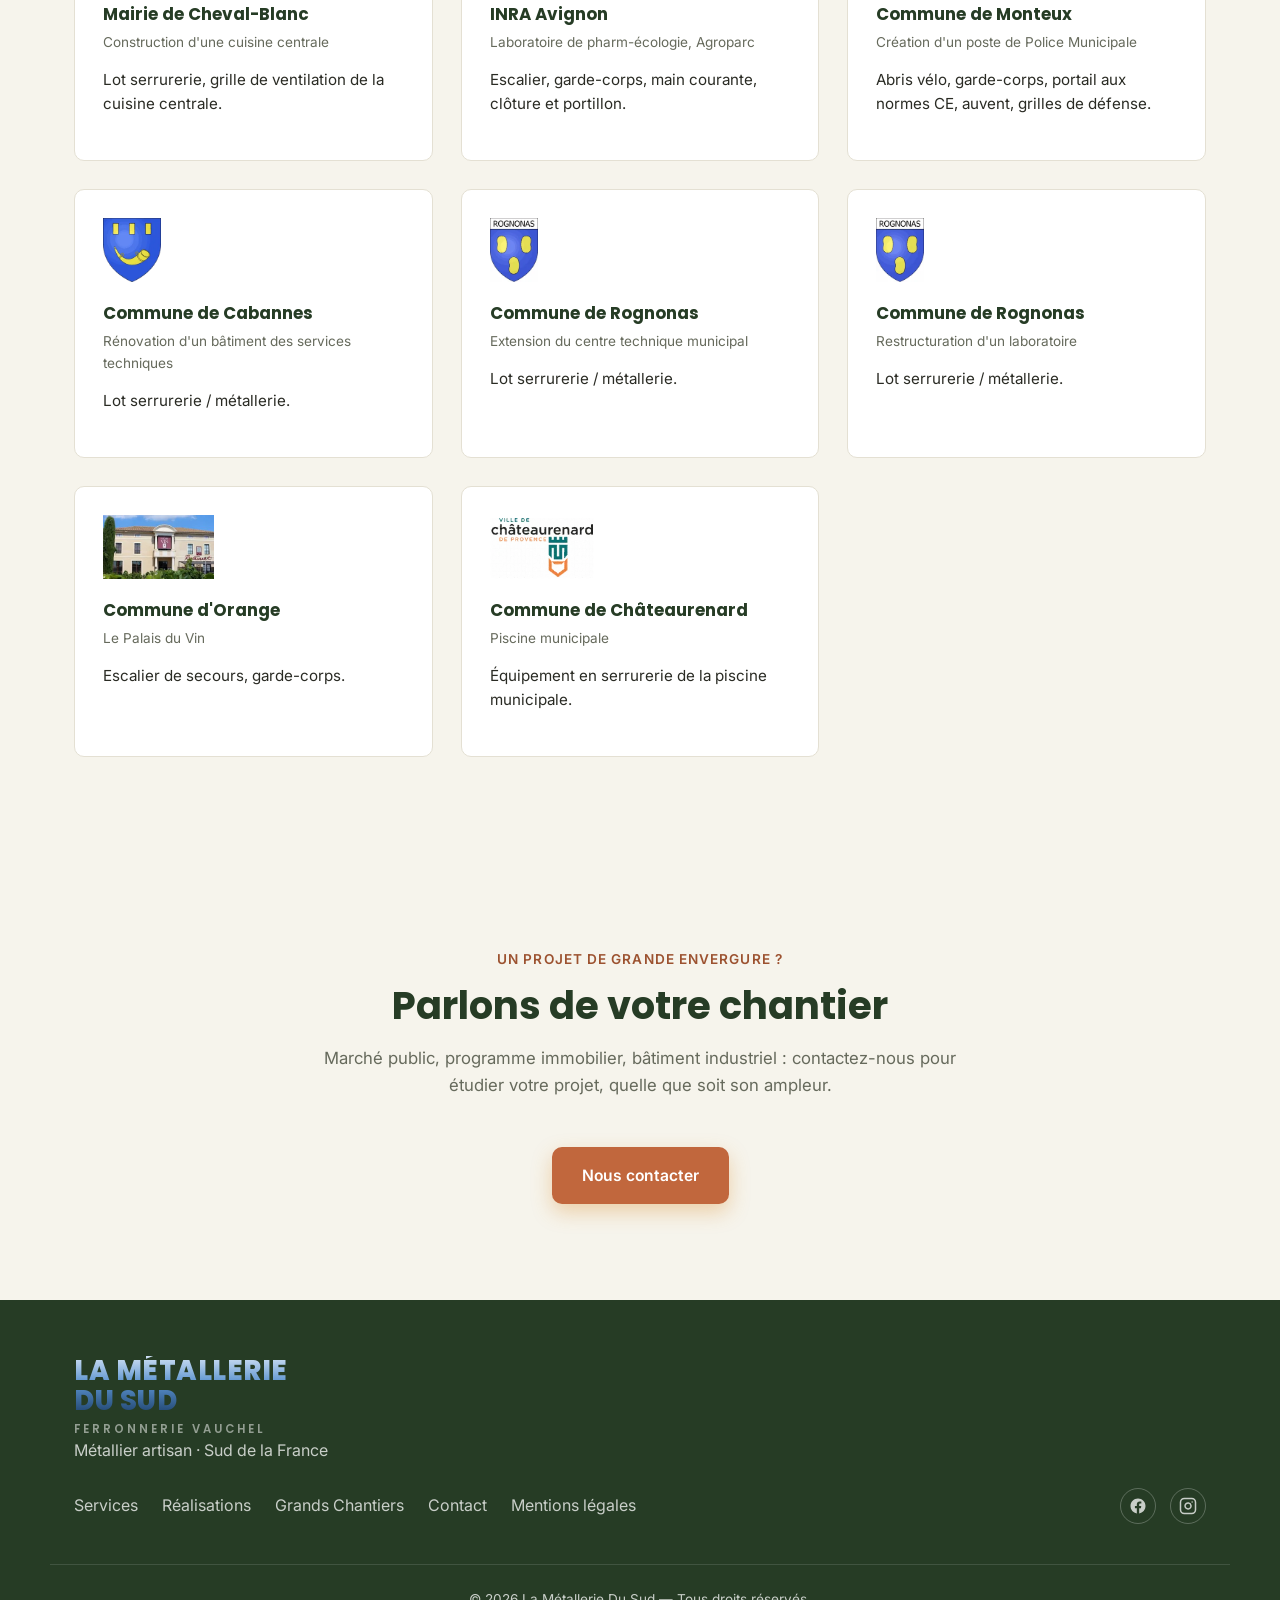
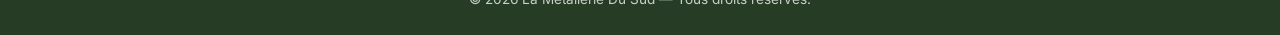
<file: grands-chantiers.html>
<!DOCTYPE html>
<html lang="fr">
<head>
  <meta charset="UTF-8" />
  <meta name="viewport" content="width=device-width, initial-scale=1.0" />
  <title>Grands Chantiers &amp; Marchés Publics | La Métallerie Du Sud</title>
  <meta name="description" content="Références de grands chantiers de La Métallerie Du Sud : marchés publics (communes, résidences, établissements publics) et grands projets privés en région PACA." />

  <link rel="preconnect" href="https://fonts.googleapis.com" />
  <link rel="preconnect" href="https://fonts.gstatic.com" crossorigin />
  <link href="https://fonts.googleapis.com/css2?family=Poppins:wght@600;700;800&family=Inter:wght@400;500;600&display=swap" rel="stylesheet" />

  <link rel="stylesheet" href="css/style.css" />
  <link rel="icon" href="data:image/svg+xml,<svg xmlns=%22http://www.w3.org/2000/svg%22 viewBox=%220 0 100 100%22><text y=%22.9em%22 font-size=%2290%22>🔩</text></svg>" />
</head>
<body>

  <!-- ============================================================
       HEADER / NAVIGATION
       NOTE : cette page est un fichier séparé (grands-chantiers.html),
       donc les liens vers les sections de la page d'accueil pointent
       vers "index.html#ancre" plutôt que juste "#ancre".
  ============================================================= -->
  <header class="site-header" id="site-header">
    <div class="container header-inner">
      <a href="index.html#accueil" class="logo">
        <img src="images/img-d0c023c6e95277bb.webp" alt="La Métallerie Du Sud - Ferronnerie Vauchel" class="logo-img" />
      </a>

      <nav class="main-nav" id="main-nav">
        <ul>
          <li><a href="index.html#accueil" class="nav-link">Accueil</a></li>
          <li><a href="index.html#services" class="nav-link">Services</a></li>
          <li><a href="index.html#realisations" class="nav-link">Réalisations</a></li>
          <li><a href="grands-chantiers.html" class="nav-link">Grands Chantiers</a></li>
          <li><a href="index.html#a-propos" class="nav-link">À propos</a></li>
          <li><a href="index.html#contact" class="nav-link">Contact</a></li>
        </ul>
      </nav>

      <a href="index.html#contact" class="btn btn-primary btn-header">Devis gratuit</a>

      <button class="burger" id="burger" aria-label="Ouvrir le menu" aria-expanded="false">
        <span></span><span></span><span></span>
      </button>
    </div>
  </header>

  <!-- ============================================================
       EN-TÊTE DE PAGE
  ============================================================= -->
  <section class="page-hero">
    <div class="container">
      <p class="eyebrow">Références &amp; savoir-faire</p>
      <h1>Grands chantiers &amp; marchés publics</h1>
      <p>
        Au-delà des projets de particuliers, La Métallerie Du Sud intervient depuis plusieurs
        années sur des chantiers de grande envergure : marchés publics pour des communes et
        établissements publics, et programmes de promoteurs privés en région PACA. Voici un
        aperçu de nos références.
      </p>
    </div>
  </section>

  <!-- ============================================================
       NOS MOYENS
  ============================================================= -->
  <section class="section" id="moyens">
    <div class="container">
      <p class="section-eyebrow">Nos moyens</p>
      <h2 class="section-title">Une structure dimensionnée pour les grands projets</h2>
      <p class="section-lead">
        Atelier, flotte de véhicules et équipe qualifiée : nous avons les moyens humains et
        matériels pour tenir les délais sur des chantiers exigeants.
      </p>

      <div class="grid grid-3 reveal-group">
        <article class="card reveal">
          <div class="card-icon">
            <svg viewBox="0 0 24 24" fill="none"><rect x="3" y="4" width="18" height="16" rx="1" stroke="currentColor" stroke-width="2"/><path d="M3 10h18" stroke="currentColor" stroke-width="2"/></svg>
          </div>
          <h3>350 m² d'atelier</h3>
          <p>Atelier hangar équipé, bureau, showroom, et un parc extérieur de 1000 m² pour le stockage et la préparation des chantiers.</p>
        </article>

        <article class="card reveal">
          <div class="card-icon">
            <svg viewBox="0 0 24 24" fill="none"><path d="M3 17h13V7H3v10Zm13-7h4l3 4v3h-7v-7Z" stroke="currentColor" stroke-width="2" stroke-linejoin="round"/><circle cx="7" cy="19" r="2" stroke="currentColor" stroke-width="2"/><circle cx="18" cy="19" r="2" stroke="currentColor" stroke-width="2"/></svg>
          </div>
          <h3>Flotte de véhicules</h3>
          <p>Fourgons équipés pour la pose, plateaux avec grue, chariot élévateur et nacelle automotrice 12 mètres pour les interventions en hauteur.</p>
        </article>

        <article class="card reveal">
          <div class="card-icon">
            <svg viewBox="0 0 24 24" fill="none"><circle cx="9" cy="7" r="3" stroke="currentColor" stroke-width="2"/><path d="M2 20c0-3.3 3.1-6 7-6s7 2.7 7 6" stroke="currentColor" stroke-width="2" stroke-linecap="round"/><circle cx="18" cy="8" r="2.5" stroke="currentColor" stroke-width="2"/><path d="M16 14c2.8.3 5 2.4 6 5" stroke="currentColor" stroke-width="2" stroke-linecap="round"/></svg>
          </div>
          <h3>Équipe confirmée</h3>
          <p>Une équipe de fabricants et poseurs confirmés, un bureau d'étude structure partenaire, et un réseau de sous-traitants qualifiés pour absorber les pics de charge.</p>
        </article>
      </div>
    </div>
  </section>

  <section class="section section-alt" id="marches-publics">
    <div class="container">
      <p class="section-eyebrow">Références</p>
      <h2 class="section-title">Marchés publics</h2>
      <p class="section-lead">
        Lots serrurerie-métallerie réalisés pour des communes et établissements publics
        (montants indiqués HT, données de la commande publique).
      </p>

      <div class="grid grid-3 reveal-group">
        <article class="ref-card reveal">
          <div class="ref-logo"><img src="images/img-f267ecbf13dafd17.webp" alt="Logo Mairie de Cheval-Blanc" /></div>
          <span class="ref-client">Mairie de Cheval-Blanc</span>
          <span class="ref-location">Construction d'une cuisine centrale</span>
          <p class="ref-scope">Lot serrurerie, grille de ventilation de la cuisine centrale.</p>
        </article>

        <article class="ref-card reveal">
          <div class="ref-logo"><img src="images/img-416f95548882fa79.webp" alt="Logo INRA Avignon" /></div>
          <span class="ref-client">INRA Avignon</span>
          <span class="ref-location">Laboratoire de pharm-écologie, Agroparc</span>
          <p class="ref-scope">Escalier, garde-corps, main courante, clôture et portillon.</p>
        </article>

        <article class="ref-card reveal">
          <div class="ref-logo"><img src="images/img-d7bd3438b0f6bb9a.webp" alt="Logo Ville de Monteux" /></div>
          <span class="ref-client">Commune de Monteux</span>
          <span class="ref-location">Création d'un poste de Police Municipale</span>
          <p class="ref-scope">Abris vélo, garde-corps, portail aux normes CE, auvent, grilles de défense.</p>
        </article>

        <article class="ref-card reveal">
          <div class="ref-logo"><img src="images/img-d742e3244327f744.webp" alt="Blason de la commune de Cabannes" /></div>
          <span class="ref-client">Commune de Cabannes</span>
          <span class="ref-location">Rénovation d'un bâtiment des services techniques</span>
          <p class="ref-scope">Lot serrurerie / métallerie.</p>
        </article>

        <article class="ref-card reveal">
          <div class="ref-logo"><img src="images/img-b24c8b83984202a2.webp" alt="Blason de la commune de Rognonas" /></div>
          <span class="ref-client">Commune de Rognonas</span>
          <span class="ref-location">Extension du centre technique municipal</span>
          <p class="ref-scope">Lot serrurerie / métallerie.</p>
        </article>

        <article class="ref-card reveal">
          <div class="ref-logo"><img src="images/img-b24c8b83984202a2.webp" alt="Blason de la commune de Rognonas" /></div>
          <span class="ref-client">Commune de Rognonas</span>
          <span class="ref-location">Restructuration d'un laboratoire</span>
          <p class="ref-scope">Lot serrurerie / métallerie.</p>
        </article>

        <article class="ref-card reveal">
          <div class="ref-logo"><img src="images/img-d1afce76d4a69558.webp" alt="Le Palais du Vin, Orange" /></div>
          <span class="ref-client">Commune d'Orange</span>
          <span class="ref-location">Le Palais du Vin</span>
          <p class="ref-scope">Escalier de secours, garde-corps.</p>
        </article>

        <article class="ref-card reveal">
          <div class="ref-logo"><img src="images/img-cd5730ef7ae81c9b.webp" alt="Logo Ville de Châteaurenard de Provence" /></div>
          <span class="ref-client">Commune de Châteaurenard</span>
          <span class="ref-location">Piscine municipale</span>
          <p class="ref-scope">Équipement en serrurerie de la piscine municipale.</p>
        </article>
      </div>
    </div>
  </section>

  <!-- ============================================================
       CTA
  ============================================================= -->
  <section class="section section-alt">
    <div class="container" style="text-align:center;">
      <p class="section-eyebrow" style="justify-content:center;">Un projet de grande envergure ?</p>
      <h2 class="section-title" style="margin-left:auto;margin-right:auto;">Parlons de votre chantier</h2>
      <p class="section-lead" style="margin-left:auto;margin-right:auto;">
        Marché public, programme immobilier, bâtiment industriel : contactez-nous pour étudier
        votre projet, quelle que soit son ampleur.
      </p>
      <a href="index.html#contact" class="btn btn-accent">Nous contacter</a>
    </div>
  </section>

  <!-- ============================================================
       FOOTER
  ============================================================= -->
  <footer class="site-footer">
    <div class="container footer-inner">
      <div class="footer-brand">
        <p class="footer-brand-name">La Métallerie<br>Du Sud</p>
        <p class="footer-brand-sub">Ferronnerie Vauchel</p>
        <p>Métallier artisan &middot; Sud de la France</p>
      </div>

      <nav class="footer-nav">
        <a href="index.html#services">Services</a>
        <a href="index.html#realisations">Réalisations</a>
        <a href="grands-chantiers.html">Grands Chantiers</a>
        <a href="index.html#contact">Contact</a>
        <a href="#">Mentions légales</a>
      </nav>

      <div class="footer-social">
        <a href="https://www.facebook.com/ferronnerievauchel/" aria-label="Facebook" target="_blank" rel="noopener">
          <svg width="18" height="18" viewBox="0 0 24 24" fill="currentColor" aria-hidden="true"><path d="M22 12c0-5.523-4.477-10-10-10S2 6.477 2 12c0 4.991 3.657 9.128 8.438 9.878v-6.987h-2.54V12h2.54V9.797c0-2.506 1.492-3.89 3.777-3.89 1.094 0 2.238.195 2.238.195v2.46h-1.26c-1.243 0-1.63.771-1.63 1.562V12h2.773l-.443 2.89h-2.33v6.988C18.343 21.128 22 16.991 22 12z"/></svg>
        </a>
        <a href="https://www.instagram.com/lametalleriedusud/" aria-label="Instagram" target="_blank" rel="noopener">
          <svg width="18" height="18" viewBox="0 0 24 24" fill="none" stroke="currentColor" stroke-width="2" stroke-linecap="round" stroke-linejoin="round" aria-hidden="true"><rect x="2" y="2" width="20" height="20" rx="5" ry="5"/><path d="M16 11.37A4 4 0 1 1 12.63 8 4 4 0 0 1 16 11.37z"/><line x1="17.5" y1="6.5" x2="17.51" y2="6.5"/></svg>
        </a>
      </div>
    </div>
    <div class="container footer-bottom">
      <p>&copy; <span id="year"></span> La Métallerie Du Sud &mdash; Tous droits réservés.</p>
    </div>
  </footer>

  <a href="#" class="back-to-top" id="back-to-top" aria-label="Retour en haut">↑</a>

  <script src="js/script.js"></script>
</body>
</html>
</file>
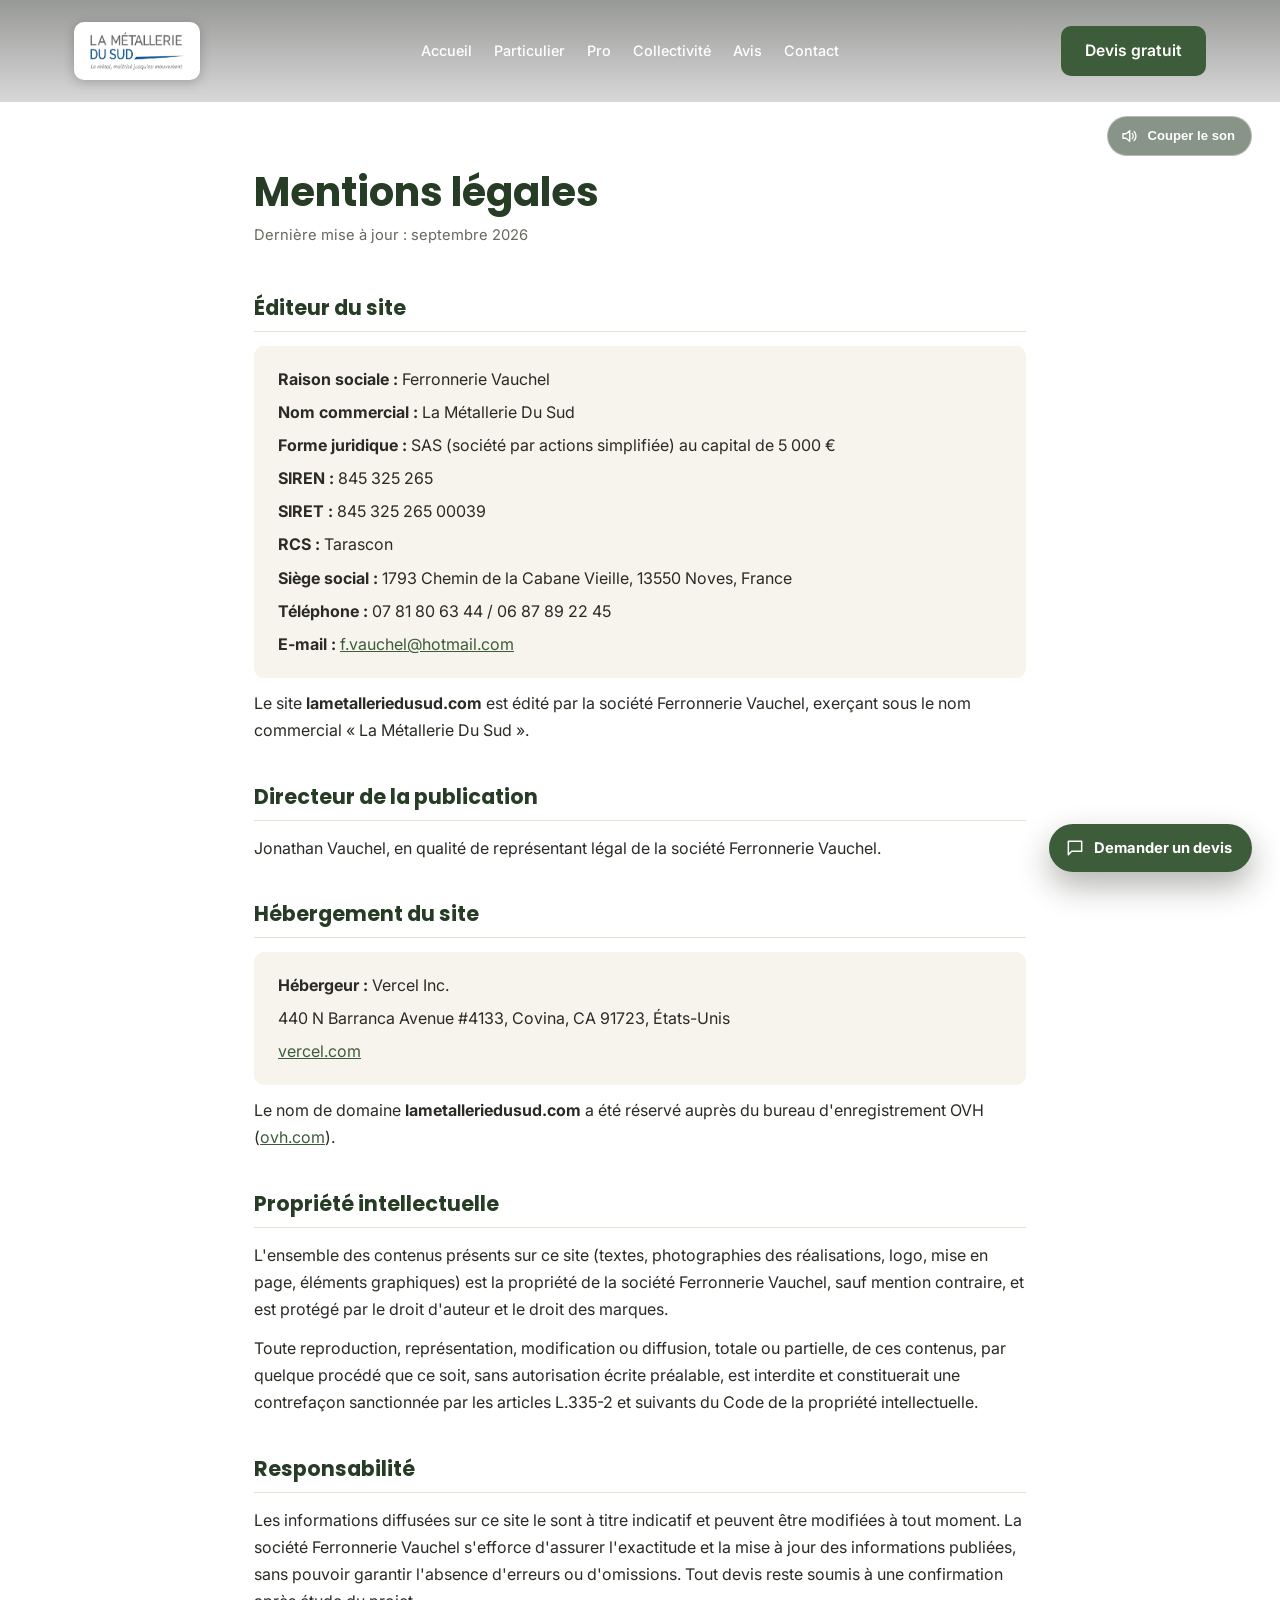
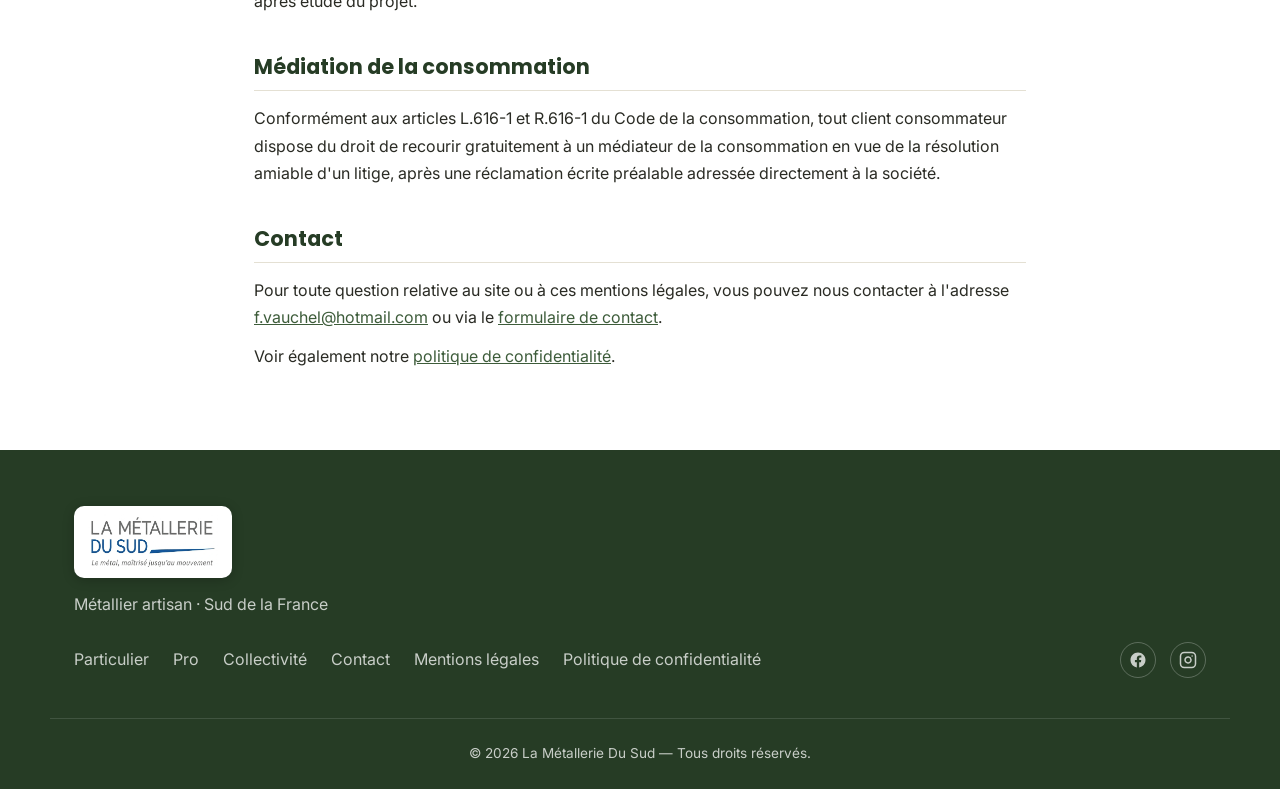
<file: mentions-legales.html>
<!DOCTYPE html>
<html lang="fr">
<head>
  <meta charset="UTF-8" />
  <meta name="viewport" content="width=device-width, initial-scale=1.0" />
  <title>Mentions légales | La Métallerie Du Sud</title>
  <meta name="description" content="Mentions légales du site La Métallerie Du Sud - Ferronnerie Vauchel : éditeur, hébergeur, propriété intellectuelle." />

  <link rel="preconnect" href="https://fonts.googleapis.com" />
  <link rel="preconnect" href="https://fonts.gstatic.com" crossorigin />
  <link href="https://fonts.googleapis.com/css2?family=Poppins:wght@600;700;800&family=Inter:wght@400;500;600&display=swap" rel="stylesheet" />

  <link rel="stylesheet" href="css/style.css" />

  <link rel="icon" href="data:image/svg+xml,<svg xmlns=%22http://www.w3.org/2000/svg%22 viewBox=%220 0 100 100%22><text y=%22.9em%22 font-size=%2290%22>🔩</text></svg>" />
  <style>
    .legal-page { padding-top: 168px; padding-bottom: 40px; }
    .legal-page .container { max-width: 820px; }
    .legal-page h1 {
      font-size: clamp(1.8rem, 3.4vw, 2.5rem);
      margin-bottom: 8px;
    }
    .legal-page .legal-updated {
      color: var(--color-text-light);
      font-size: 0.92rem;
      margin-bottom: 48px;
    }
    .legal-block { margin-bottom: 40px; }
    .legal-block h2 {
      font-size: 1.3rem;
      margin-bottom: 14px;
      padding-bottom: 10px;
      border-bottom: 1px solid var(--color-border);
    }
    .legal-block p { margin-bottom: 12px; line-height: 1.7; }
    .legal-block p:last-child { margin-bottom: 0; }
    .legal-card {
      background: var(--color-bg-alt);
      border-radius: var(--radius);
      padding: 20px 24px;
      margin-bottom: 12px;
    }
    .legal-card p { margin-bottom: 6px; }
    .legal-card p:last-child { margin-bottom: 0; }
    .legal-block a { color: var(--color-primary); text-decoration: underline; }
  </style>

  <!-- SEO : partage social + données structurées -->
  <link rel="canonical" href="https://lametalleriedusud.com/mentions-legales.html" />
  <meta property="og:type" content="website" />
  <meta property="og:site_name" content="La Métallerie Du Sud" />
  <meta property="og:locale" content="fr_FR" />
  <meta property="og:title" content="Mentions légales | La Métallerie Du Sud" />
  <meta property="og:description" content="Mentions légales du site La Métallerie Du Sud - Ferronnerie Vauchel : éditeur, hébergeur, propriété intellectuelle." />
  <meta property="og:url" content="https://lametalleriedusud.com/mentions-legales.html" />
  <meta property="og:image" content="https://lametalleriedusud.com/images/og-image.jpg" />
  <meta property="og:image:width" content="1200" />
  <meta property="og:image:height" content="630" />
  <meta name="twitter:card" content="summary_large_image" />
  <meta name="twitter:title" content="Mentions légales | La Métallerie Du Sud" />
  <meta name="twitter:description" content="Mentions légales du site La Métallerie Du Sud - Ferronnerie Vauchel : éditeur, hébergeur, propriété intellectuelle." />
  <meta name="twitter:image" content="https://lametalleriedusud.com/images/og-image.jpg" />

  <script type="application/ld+json">
  {
    "@context": "https://schema.org",
    "@type": "HomeAndConstructionBusiness",
    "name": "La M\u00e9tallerie Du Sud",
    "alternateName": "Ferronnerie Vauchel",
    "image": "https://lametalleriedusud.com/images/og-image.jpg",
    "url": "https://lametalleriedusud.com/",
    "telephone": ["+33781806344", "+33687892245"],
    "address": {
      "@type": "PostalAddress",
      "streetAddress": "1793 Chemin de la Cabane Vieille",
      "postalCode": "13550",
      "addressLocality": "Noves",
      "addressCountry": "FR"
    },
    "areaServed": "R\u00e9gion PACA",
    "openingHoursSpecification": {
      "@type": "OpeningHoursSpecification",
      "dayOfWeek": ["Monday", "Tuesday", "Wednesday", "Thursday", "Friday"],
      "opens": "08:00",
      "closes": "16:30"
    },
    "sameAs": [
      "https://www.facebook.com/ferronnerievauchel",
      "https://www.instagram.com/lametalleriedusud"
    ]
  }
  </script>
</head>
<body>

  <header class="site-header" id="site-header">
    <div class="container header-inner">
      <a href="index.html#accueil" class="logo">
        <span class="logo-card"><img src="images/logo-wordmark.webp" alt="La Métallerie Du Sud - Ferronnerie Vauchel" class="logo-img" /></span>
      </a>

      <nav class="main-nav" id="main-nav">
        <ul>
          <li><a href="index.html#accueil" class="nav-link">Accueil</a></li>
          <li><a href="particulier.html" class="nav-link">Particulier</a></li>
          <li><a href="tertiaire.html" class="nav-link">Pro</a></li>
          <li><a href="collectivite.html" class="nav-link">Collectivité</a></li>
          <li><a href="index.html#avis" class="nav-link">Avis</a></li>
          <li><a href="index.html#contact" class="nav-link">Contact</a></li>
        </ul>
      </nav>

      <a href="index.html#contact" class="btn btn-primary btn-header">Devis gratuit</a>

      <button class="burger" id="burger" aria-label="Ouvrir le menu" aria-expanded="false">
        <span></span><span></span><span></span>
      </button>
    </div>
  </header>

  <button type="button" id="sound-toggle" class="sound-toggle" aria-pressed="false" aria-label="Activer l'ambiance sonore (chants d'oiseaux)">
    <svg class="sound-icon" viewBox="0 0 24 24" fill="none" aria-hidden="true">
      <path d="M4 9v6h4l5 4V5L8 9H4Z" stroke="currentColor" stroke-width="1.8" stroke-linejoin="round"/>
      <path class="wave" d="M16.2 8.5a5 5 0 0 1 0 7M18.8 6a8.5 8.5 0 0 1 0 12" stroke="currentColor" stroke-width="1.8" stroke-linecap="round"/>
      <path class="muted-line" d="M3 3l18 18" stroke="currentColor" stroke-width="1.8" stroke-linecap="round"/>
    </svg>
    <span class="sound-label-off">Ambiance sonore</span>
    <span class="sound-label-on">Couper le son</span>
  </button>
  <audio id="ambiance-audio" loop preload="none">
    <source src="audio/audio-04458d0b6daf0f59.mp3" type="audio/mpeg" />
  </audio>

  <div id="review-bubble" class="review-bubble" aria-live="polite" hidden>
    <button type="button" class="review-bubble-close" aria-label="Fermer cet avis">&times;</button>
    <a href="index.html#avis" class="review-bubble-inner">
      <span class="review-bubble-avatar">
        <img src="images/img-78196b2b65ade40a.webp" alt="" />
      </span>
      <span class="review-bubble-body">
        <span class="review-bubble-stars">&#9733;&#9733;&#9733;&#9733;&#9733;</span>
        <span class="review-bubble-text"></span>
        <span class="review-bubble-author"></span>
      </span>
    </a>
  </div>

  <div class="devis-chat" id="devis-chat">
    <button type="button" id="devis-chat-launcher" class="devis-chat-launcher" aria-expanded="false" aria-controls="devis-chat-panel">
      <svg viewBox="0 0 24 24" fill="none" aria-hidden="true"><path d="M4 4h16v12H8l-4 4V4Z" stroke="currentColor" stroke-width="1.8" stroke-linejoin="round"/></svg>
      <span>Demander un devis</span>
    </button>

    <div class="devis-chat-panel" id="devis-chat-panel" hidden>
      <div class="devis-chat-header">
        <div class="devis-chat-header-info">
          <span class="devis-chat-avatar"><img src="images/img-78196b2b65ade40a.webp" alt="" /></span>
          <div>
            <strong>La Métallerie Du Sud</strong>
            <span>Répond généralement sous 24 à 48h</span>
          </div>
        </div>
        <button type="button" class="devis-chat-close" id="devis-chat-close" aria-label="Fermer">&times;</button>
      </div>
      <div class="devis-chat-body" id="devis-chat-body"></div>
    </div>
  </div>

  <section class="section legal-page">
    <div class="container">
      <h1>Mentions légales</h1>
      <p class="legal-updated">Dernière mise à jour&nbsp;: septembre 2026</p>

      <div class="legal-block">
        <h2>Éditeur du site</h2>
        <div class="legal-card">
          <p><strong>Raison sociale&nbsp;:</strong> Ferronnerie Vauchel</p>
          <p><strong>Nom commercial&nbsp;:</strong> La Métallerie Du Sud</p>
          <p><strong>Forme juridique&nbsp;:</strong> SAS (société par actions simplifiée) au capital de 5&nbsp;000&nbsp;€</p>
          <p><strong>SIREN&nbsp;:</strong> 845 325 265</p>
          <p><strong>SIRET&nbsp;:</strong> 845 325 265 00039</p>
          <p><strong>RCS&nbsp;:</strong> Tarascon</p>
          <p><strong>Siège social&nbsp;:</strong> 1793 Chemin de la Cabane Vieille, 13550 Noves, France</p>
          <p><strong>Téléphone&nbsp;:</strong> 07 81 80 63 44 / 06 87 89 22 45</p>
          <p><strong>E-mail&nbsp;:</strong> <a href="mailto:f.vauchel@hotmail.com">f.vauchel@hotmail.com</a></p>
        </div>
        <p>
          Le site <strong>lametalleriedusud.com</strong> est édité par la société Ferronnerie Vauchel,
          exerçant sous le nom commercial « La Métallerie Du Sud ».
        </p>
      </div>

      <div class="legal-block">
        <h2>Directeur de la publication</h2>
        <p>
          Jonathan Vauchel, en qualité de représentant légal de la société Ferronnerie Vauchel.
        </p>
      </div>

      <div class="legal-block">
        <h2>Hébergement du site</h2>
        <div class="legal-card">
          <p><strong>Hébergeur&nbsp;:</strong> Vercel Inc.</p>
          <p>440 N Barranca Avenue #4133, Covina, CA 91723, États-Unis</p>
          <p><a href="https://vercel.com" target="_blank" rel="noopener">vercel.com</a></p>
        </div>
        <p>
          Le nom de domaine <strong>lametalleriedusud.com</strong> a été réservé auprès du bureau
          d'enregistrement OVH (<a href="https://www.ovh.com" target="_blank" rel="noopener">ovh.com</a>).
        </p>
      </div>

      <div class="legal-block">
        <h2>Propriété intellectuelle</h2>
        <p>
          L'ensemble des contenus présents sur ce site (textes, photographies des réalisations,
          logo, mise en page, éléments graphiques) est la propriété de la société Ferronnerie
          Vauchel, sauf mention contraire, et est protégé par le droit d'auteur et le droit des
          marques.
        </p>
        <p>
          Toute reproduction, représentation, modification ou diffusion, totale ou partielle, de
          ces contenus, par quelque procédé que ce soit, sans autorisation écrite préalable, est
          interdite et constituerait une contrefaçon sanctionnée par les articles L.335-2 et
          suivants du Code de la propriété intellectuelle.
        </p>
      </div>

      <div class="legal-block">
        <h2>Responsabilité</h2>
        <p>
          Les informations diffusées sur ce site le sont à titre indicatif et peuvent être
          modifiées à tout moment. La société Ferronnerie Vauchel s'efforce d'assurer l'exactitude
          et la mise à jour des informations publiées, sans pouvoir garantir l'absence d'erreurs
          ou d'omissions. Tout devis reste soumis à une confirmation après étude du projet.
        </p>
      </div>

      <div class="legal-block">
        <h2>Médiation de la consommation</h2>
        <p>
          Conformément aux articles L.616-1 et R.616-1 du Code de la consommation, tout client
          consommateur dispose du droit de recourir gratuitement à un médiateur de la consommation
          en vue de la résolution amiable d'un litige, après une réclamation écrite préalable
          adressée directement à la société.
        </p>
      </div>

      <div class="legal-block">
        <h2>Contact</h2>
        <p>
          Pour toute question relative au site ou à ces mentions légales, vous pouvez nous
          contacter à l'adresse <a href="mailto:f.vauchel@hotmail.com">f.vauchel@hotmail.com</a>
          ou via le <a href="index.html#contact">formulaire de contact</a>.
        </p>
        <p>
          Voir également notre <a href="confidentialite.html">politique de confidentialité</a>.
        </p>
      </div>
    </div>
  </section>

  <footer class="site-footer">
    <div class="container footer-inner">
      <div class="footer-brand">
        <div class="footer-brand-row">
          <span class="logo-card"><img src="images/logo-wordmark.webp" alt="La Métallerie Du Sud - Ferronnerie Vauchel" class="footer-brand-logo" /></span>
        </div>
        <p>Métallier artisan &middot; Sud de la France</p>
      </div>

      <nav class="footer-nav">
        <a href="particulier.html">Particulier</a>
        <a href="tertiaire.html">Pro</a>
        <a href="collectivite.html">Collectivité</a>
        <a href="index.html#contact">Contact</a>
        <a href="mentions-legales.html">Mentions légales</a>
        <a href="confidentialite.html">Politique de confidentialité</a>
      </nav>

      <div class="footer-social">
        <a href="https://www.facebook.com/ferronnerievauchel/" aria-label="Facebook" target="_blank" rel="noopener">
          <svg width="18" height="18" viewBox="0 0 24 24" fill="currentColor" aria-hidden="true"><path d="M22 12c0-5.523-4.477-10-10-10S2 6.477 2 12c0 4.991 3.657 9.128 8.438 9.878v-6.987h-2.54V12h2.54V9.797c0-2.506 1.492-3.89 3.777-3.89 1.094 0 2.238.195 2.238.195v2.46h-1.26c-1.243 0-1.63.771-1.63 1.562V12h2.773l-.443 2.89h-2.33v6.988C18.343 21.128 22 16.991 22 12z"/></svg>
        </a>
        <a href="https://www.instagram.com/lametalleriedusud/" aria-label="Instagram" target="_blank" rel="noopener">
          <svg width="18" height="18" viewBox="0 0 24 24" fill="none" stroke="currentColor" stroke-width="2" stroke-linecap="round" stroke-linejoin="round" aria-hidden="true"><rect x="2" y="2" width="20" height="20" rx="5" ry="5"/><path d="M16 11.37A4 4 0 1 1 12.63 8 4 4 0 0 1 16 11.37z"/><line x1="17.5" y1="6.5" x2="17.51" y2="6.5"/></svg>
        </a>
      </div>
    </div>
    <div class="container footer-bottom">
      <p>&copy; <span id="year"></span> La Métallerie Du Sud &mdash; Tous droits réservés.</p>
    </div>
  </footer>

  <a href="index.html#accueil" class="back-to-top" id="back-to-top" aria-label="Retour en haut">↑</a>

  <script src="js/script.js"></script>
</body>
</html>
</file>
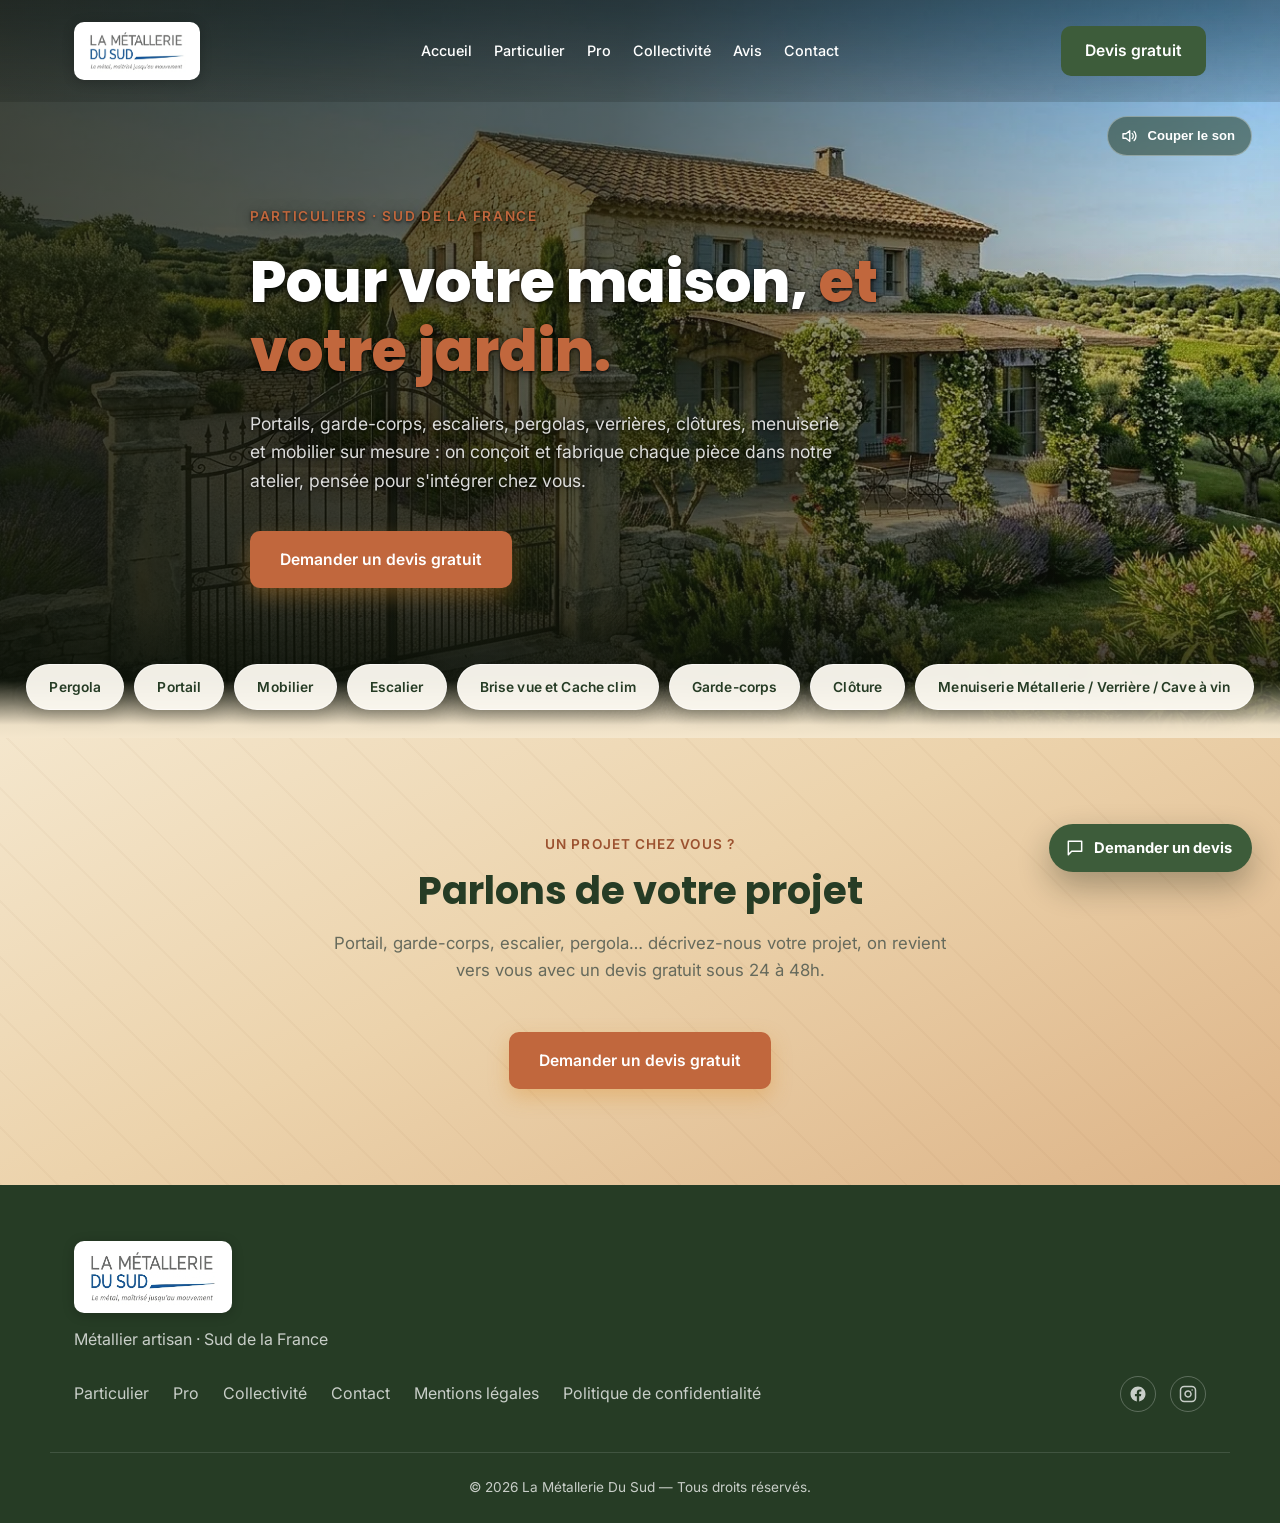
<file: particulier.html>
<!DOCTYPE html>
<html lang="fr">
<head>
  <meta charset="UTF-8" />
  <meta name="viewport" content="width=device-width, initial-scale=1.0" />
  <title>Ferronnerie pour Particuliers | La Métallerie Du Sud</title>
  <meta name="description" content="Portails, garde-corps, escaliers, pergolas, verrières, clôtures et mobilier sur mesure pour votre maison et votre jardin. Devis gratuit." />

  <link rel="preconnect" href="https://fonts.googleapis.com" />
  <link rel="preconnect" href="https://fonts.gstatic.com" crossorigin />
  <link href="https://fonts.googleapis.com/css2?family=Poppins:wght@600;700;800&family=Inter:wght@400;500;600&display=swap" rel="stylesheet" />

  <link rel="stylesheet" href="css/style.css" />

  <link rel="icon" href="data:image/svg+xml,<svg xmlns=%22http://www.w3.org/2000/svg%22 viewBox=%220 0 100 100%22><text y=%22.9em%22 font-size=%2290%22>🔩</text></svg>" />
  <style>
    .hero { overflow: hidden; }
    #hero-particulier .eyebrow,
    #hero-particulier h1,
    #hero-particulier .hero-text {
      text-shadow: 0 2px 14px rgba(0, 0, 0, 0.55), 0 1px 3px rgba(0, 0, 0, 0.75);
    }
    .hero-quicklinks {
      position: absolute;
      left: 0;
      right: 0;
      bottom: 0;
      display: flex;
      flex-wrap: wrap;
      justify-content: center;
      gap: 10px;
      padding: 56px 24px 28px;
      background: linear-gradient(180deg,
        rgba(10,16,8,0) 0%,
        rgba(10,16,8,.30) 24%,
        rgba(10,16,8,.54) 56%,
        rgba(244,230,204,.97) 90%,
        #f4e6cc 100%);
      z-index: 4;
    }
    .hero-quicklink {
      display: inline-flex;
      align-items: center;
      padding: 11px 22px;
      border-radius: 999px;
      background: rgba(255, 252, 244, 0.94);
      border: 1px solid rgba(255, 255, 255, 0.6);
      backdrop-filter: blur(6px);
      color: #263c25;
      font-weight: 600;
      font-size: 0.86rem;
      letter-spacing: 0.01em;
      text-decoration: none;
      cursor: pointer;
      box-shadow: 0 6px 16px rgba(20, 24, 12, 0.18);
      transition: background 0.25s ease, transform 0.25s ease, border-color 0.25s ease;
    }
    .hero-quicklink:hover {
      background: #ffffff;
      transform: translateY(-2px);
      border-color: rgba(255, 255, 255, 0.9);
    }
    @media (max-width: 640px) {
      .hero-quicklinks { padding: 40px 14px 20px; gap: 8px; }
      .hero-quicklink { padding: 9px 16px; font-size: 0.78rem; }
      /* Le bandeau de pastilles (9 catégories) prend plusieurs lignes sur
         mobile ; on réserve de la place en bas du bloc de texte pour que
         le bouton "Demander un devis" ne soit plus recouvert. */
      .hero-inner { padding-bottom: 300px !important; }
    }

    #realisations { padding-top: 24px; }
    @media (max-width: 640px) {
      #realisations { padding-top: 12px; }
    }

    #realisations { display: none; }
    #realisations.is-visible { display: block; }

    /* Les filtres de catégorie vivent désormais uniquement dans le bandeau
       en bas de la photo du hero : on masque la barre de filtres redondante
       de la galerie tout en la laissant dans le DOM (le JS s'appuie dessus). */
    .gallery-filters { display: none !important; }

    /* Habillage "enduit provençal" chaud pour tout le bas de page
       Particulier : galerie de réalisations + bloc contact. */
    #realisations,
    .section-alt {
      background:
        repeating-linear-gradient(45deg, rgba(120,70,30,.035) 0 2px, transparent 2px 40px),
        linear-gradient(155deg, #f4e6cc 0%, #ecd3ac 45%, #ddb488 100%);
    }
    #realisations { padding-top: 0; }
    .gallery-item img {
      box-shadow: 0 16px 32px rgba(60, 40, 16, 0.22);
    }
  </style>

  <!-- SEO : partage social + données structurées -->
  <link rel="canonical" href="https://lametalleriedusud.com/particulier.html" />
  <meta property="og:type" content="website" />
  <meta property="og:site_name" content="La Métallerie Du Sud" />
  <meta property="og:locale" content="fr_FR" />
  <meta property="og:title" content="Ferronnerie pour Particuliers | La Métallerie Du Sud" />
  <meta property="og:description" content="Portails, garde-corps, escaliers, pergolas, verrières, clôtures et mobilier sur mesure pour votre maison et votre jardin. Devis gratuit." />
  <meta property="og:url" content="https://lametalleriedusud.com/particulier.html" />
  <meta property="og:image" content="https://lametalleriedusud.com/images/og-image.jpg" />
  <meta property="og:image:width" content="1200" />
  <meta property="og:image:height" content="630" />
  <meta name="twitter:card" content="summary_large_image" />
  <meta name="twitter:title" content="Ferronnerie pour Particuliers | La Métallerie Du Sud" />
  <meta name="twitter:description" content="Portails, garde-corps, escaliers, pergolas, verrières, clôtures et mobilier sur mesure pour votre maison et votre jardin. Devis gratuit." />
  <meta name="twitter:image" content="https://lametalleriedusud.com/images/og-image.jpg" />

  <script type="application/ld+json">
  {
    "@context": "https://schema.org",
    "@type": "HomeAndConstructionBusiness",
    "name": "La M\u00e9tallerie Du Sud",
    "alternateName": "Ferronnerie Vauchel",
    "image": "https://lametalleriedusud.com/images/og-image.jpg",
    "url": "https://lametalleriedusud.com/",
    "telephone": ["+33781806344", "+33687892245"],
    "address": {
      "@type": "PostalAddress",
      "streetAddress": "1793 Chemin de la Cabane Vieille",
      "postalCode": "13550",
      "addressLocality": "Noves",
      "addressCountry": "FR"
    },
    "areaServed": "R\u00e9gion PACA",
    "openingHoursSpecification": {
      "@type": "OpeningHoursSpecification",
      "dayOfWeek": ["Monday", "Tuesday", "Wednesday", "Thursday", "Friday"],
      "opens": "08:00",
      "closes": "16:30"
    },
    "sameAs": [
      "https://www.facebook.com/ferronnerievauchel",
      "https://www.instagram.com/lametalleriedusud"
    ]
  }
  </script>
</head>
<body>

  <header class="site-header" id="site-header">
    <div class="container header-inner">
      <a href="index.html#accueil" class="logo">
        <span class="logo-card"><img src="images/logo-wordmark.webp" alt="La Métallerie Du Sud - Ferronnerie Vauchel" class="logo-img" /></span>
      </a>

      <nav class="main-nav" id="main-nav">
        <ul>
          <li><a href="index.html#accueil" class="nav-link">Accueil</a></li>
          <li><a href="particulier.html" class="nav-link active-page">Particulier</a></li>
          <li><a href="tertiaire.html" class="nav-link">Pro</a></li>
          <li><a href="collectivite.html" class="nav-link">Collectivité</a></li>
          <li><a href="index.html#avis" class="nav-link">Avis</a></li>
          <li><a href="index.html#contact" class="nav-link">Contact</a></li>
        </ul>
      </nav>

      <a href="index.html#contact" class="btn btn-primary btn-header">Devis gratuit</a>

      <button class="burger" id="burger" aria-label="Ouvrir le menu" aria-expanded="false">
        <span></span><span></span><span></span>
      </button>
    </div>
  </header>

  <button type="button" id="sound-toggle" class="sound-toggle" aria-pressed="false" aria-label="Activer l'ambiance sonore (chants d'oiseaux)">
    <svg class="sound-icon" viewBox="0 0 24 24" fill="none" aria-hidden="true">
      <path d="M4 9v6h4l5 4V5L8 9H4Z" stroke="currentColor" stroke-width="1.8" stroke-linejoin="round"/>
      <path class="wave" d="M16.2 8.5a5 5 0 0 1 0 7M18.8 6a8.5 8.5 0 0 1 0 12" stroke="currentColor" stroke-width="1.8" stroke-linecap="round"/>
      <path class="muted-line" d="M3 3l18 18" stroke="currentColor" stroke-width="1.8" stroke-linecap="round"/>
    </svg>
    <span class="sound-label-off">Ambiance sonore</span>
    <span class="sound-label-on">Couper le son</span>
  </button>
  <audio id="ambiance-audio" loop preload="none">
    <source src="audio/audio-04458d0b6daf0f59.mp3" type="audio/mpeg" />
  </audio>

  <div id="review-bubble" class="review-bubble" aria-live="polite" hidden>
    <button type="button" class="review-bubble-close" aria-label="Fermer cet avis">&times;</button>
    <a href="index.html#avis" class="review-bubble-inner">
      <span class="review-bubble-avatar">
        <img src="images/img-78196b2b65ade40a.webp" alt="" />
      </span>
      <span class="review-bubble-body">
        <span class="review-bubble-stars">&#9733;&#9733;&#9733;&#9733;&#9733;</span>
        <span class="review-bubble-text"></span>
        <span class="review-bubble-author"></span>
      </span>
    </a>
  </div>

  <div class="devis-chat" id="devis-chat">
    <button type="button" id="devis-chat-launcher" class="devis-chat-launcher" aria-expanded="false" aria-controls="devis-chat-panel">
      <svg viewBox="0 0 24 24" fill="none" aria-hidden="true"><path d="M4 4h16v12H8l-4 4V4Z" stroke="currentColor" stroke-width="1.8" stroke-linejoin="round"/></svg>
      <span>Demander un devis</span>
    </button>

    <div class="devis-chat-panel" id="devis-chat-panel" hidden>
      <div class="devis-chat-header">
        <div class="devis-chat-header-info">
          <span class="devis-chat-avatar"><img src="images/img-78196b2b65ade40a.webp" alt="" /></span>
          <div>
            <strong>La Métallerie Du Sud</strong>
            <span>Répond généralement sous 24 à 48h</span>
          </div>
        </div>
        <button type="button" class="devis-chat-close" id="devis-chat-close" aria-label="Fermer">&times;</button>
      </div>
      <div class="devis-chat-body" id="devis-chat-body"></div>
    </div>
  </div>

  <section class="hero" id="hero-particulier" style="min-height:82vh;">
    <div class="hero-bg" aria-hidden="true" style="background: linear-gradient(100deg, rgba(18,22,10,.80) 0%, rgba(18,22,10,.62) 45%, rgba(18,22,10,.30) 70%, rgba(18,22,10,.05) 90%), linear-gradient(0deg, rgba(14,18,8,.66) 0%, rgba(14,18,8,.26) 42%, rgba(14,18,8,0) 68%), url('images/img-6cfacf8d48d6213f.webp') center 38%/cover;"></div>
    <div class="container hero-inner" style="padding-top:160px;padding-bottom:40px;">
      <p class="eyebrow">Particuliers &middot; Sud de la France</p>
      <h1>Pour votre maison, <span>et votre jardin.</span></h1>
      <p class="hero-text">
        Portails, garde-corps, escaliers, pergolas, verrières, clôtures, menuiserie et mobilier
        sur mesure : on conçoit et fabrique chaque pièce dans notre atelier, pensée pour
        s'intégrer chez vous.
      </p>
      <div class="hero-actions">
        <a href="index.html#contact" class="btn btn-accent">Demander un devis gratuit</a>
      </div>
    </div>

    <nav class="hero-quicklinks" aria-label="Accès rapide par type de réalisation">
      <a href="#f-pergola" class="hero-quicklink" data-filter="pergola">Pergola</a>
      <a href="#f-portail" class="hero-quicklink" data-filter="portail">Portail</a>
      <a href="#f-mobilier" class="hero-quicklink" data-filter="mobilier">Mobilier</a>
      <a href="#f-escalier" class="hero-quicklink" data-filter="escalier">Escalier</a>
      <a href="#f-brise-vue" class="hero-quicklink" data-filter="brise-vue">Brise vue et Cache clim</a>
      <a href="#f-garde-corps" class="hero-quicklink" data-filter="garde-corps">Garde-corps</a>
      <a href="#f-cloture" class="hero-quicklink" data-filter="cloture">Clôture</a>
      <a href="#f-menuiserie" class="hero-quicklink" data-filter="menuiserie">Menuiserie Métallerie / Verrière / Cave à vin</a>
    </nav>

    <script>
      // La galerie "Nos réalisations" (titre + gros bandeau de filtres + grille) est masquée
      // par défaut : elle n'apparaît que lorsqu'on clique sur un onglet rapide en bas de la
      // photo (ou sur "Voir nos réalisations"), déjà filtrée sur la bonne catégorie.
      document.addEventListener('DOMContentLoaded', function () {
        // à ce stade la page est entièrement analysée : la section #realisations
        // (plus bas dans le HTML) existe bien dans le DOM.
        function revealGallery(filterKey) {
          var section = document.getElementById('realisations');
          if (section) section.classList.add('is-visible');
          if (filterKey) {
            var targetBtn = document.querySelector('.filter-btn[data-filter="' + filterKey + '"]');
            if (targetBtn) targetBtn.click();
          }
          requestAnimationFrame(function () {
            var grid = document.getElementById('gallery-grid');
            if (grid) grid.scrollIntoView({ behavior: 'smooth', block: 'start' });
          });
        }

        // si on arrive directement avec un lien du type particulier.html#f-portail
        // (depuis le menu d'un autre onglet), on affiche aussi la galerie
        if (window.location.hash.indexOf('#f-') === 0) {
          var section = document.getElementById('realisations');
          if (section) section.classList.add('is-visible');
        }

        document.querySelectorAll('.hero-quicklink').forEach(function (link) {
          link.addEventListener('click', function (e) {
            e.preventDefault();
            revealGallery(link.getAttribute('data-filter'));
          });
        });

        var voirBtn = document.getElementById('voir-realisations');
        if (voirBtn) {
          voirBtn.addEventListener('click', function (e) {
            e.preventDefault();
            revealGallery(null);
          });
        }
      });
    </script>
  </section>

<section class="section" id="realisations">
    <div class="container">
      <p class="section-eyebrow">Nos réalisations chez les particuliers</p>
      <h2 class="section-title">Chaque prestation, en images</h2>
      <p class="section-lead">
        Garde-corps, escaliers, portails, verrières, mobilier sur mesure&nbsp;: parcourez nos
        chantiers chez des particuliers, classés par type de réalisation.
      </p>

      <div class="gallery-filters reveal">
        <button type="button" class="filter-btn active" data-filter="all">Tout voir</button>
        <button type="button" class="filter-btn" data-filter="garde-corps">Garde-corps</button>
        <button type="button" class="filter-btn" data-filter="escalier">Escalier métallique</button>
        <button type="button" class="filter-btn" data-filter="cloture">Clôture</button>
        <button type="button" class="filter-btn" data-filter="mezzanine">Mezzanine</button>
        <button type="button" class="filter-btn" data-filter="verriere">Verrière</button>
        <button type="button" class="filter-btn" data-filter="portail">Portail coulissant</button>
        <button type="button" class="filter-btn" data-filter="porte">Porte technique</button>
        <button type="button" class="filter-btn" data-filter="motorise">Équipement motorisé</button>
        <button type="button" class="filter-btn" data-filter="pergola">Pergola</button>
        <button type="button" class="filter-btn" data-filter="atelier">Notre atelier</button>
        <button type="button" class="filter-btn" data-filter="menuiserie">Menuiserie</button>
        <button type="button" class="filter-btn" data-filter="mobilier">Mobilier</button>
        <button type="button" class="filter-btn" data-filter="brise-vue">Brise vue et Cache clim</button>
      </div>

      <div class="grid grid-3 reveal-group gallery" id="gallery-grid">
        <figure class="gallery-item reveal" data-category="garde-corps">
          <img src="images/img-f529aff102a10faa.webp" alt="Garde-corps sur mesure - La Métallerie Du Sud" loading="lazy" />
          <figcaption><strong>Garde-corps</strong></figcaption>
        </figure>
        <figure class="gallery-item reveal" data-category="escalier">
          <img src="images/img-94925ef8a98089d9.webp" alt="Escalier métallique hélicoïdal - La Métallerie Du Sud" loading="lazy" />
          <figcaption><strong>Escalier métallique</strong></figcaption>
        </figure>
        <figure class="gallery-item reveal" data-category="cloture">
          <img src="images/img-fbee34644e98c409.webp" alt="Clôture sur mesure - La Métallerie Du Sud" loading="lazy" />
          <figcaption><strong>Clôture</strong></figcaption>
        </figure>
        <figure class="gallery-item reveal" data-category="menuiserie">
          <img src="images/img-71c3affed6af4f87.webp" alt="Mezzanine acier avec garde-corps câble - La Métallerie Du Sud" loading="lazy" />
          <figcaption><strong>Mezzanine</strong></figcaption>
        </figure>
        <figure class="gallery-item reveal" data-category="verriere">
          <img src="images/img-66b4f2eb8ff3f8ca.webp" alt="Verrière et baie vitrée sur mesure - La Métallerie Du Sud" loading="lazy" />
          <figcaption><strong>Verrière</strong></figcaption>
        </figure>
        <figure class="gallery-item reveal" data-category="portail">
          <img src="images/img-a244318f43b751db.webp" alt="Portail sur mesure en fer forgé, ambiance jardin provençal - La Métallerie Du Sud" loading="lazy" />
          <figcaption><strong>Portail coulissant</strong></figcaption>
        </figure>
        <figure class="gallery-item reveal" data-category="porte">
          <img src="images/img-701a783873817b06.webp" alt="Porte technique sur mesure - La Métallerie Du Sud" loading="lazy" />
          <figcaption><strong>Porte technique</strong></figcaption>
        </figure>
        <figure class="gallery-item reveal" data-category="motorise">
          <img src="images/img-2cb0ce386cb948ec.webp" alt="Automatisme de portail - La Métallerie Du Sud" loading="lazy" />
          <figcaption><strong>Équipement motorisé</strong></figcaption>
        </figure>
        <figure class="gallery-item reveal" data-category="brise-vue">
          <img src="images/img-d286afa8d66504bc.webp" alt="Habillage et cache climatisation - La Métallerie Du Sud" loading="lazy" />
          <figcaption><strong>Cache clim</strong></figcaption>
        </figure>
        <figure class="gallery-item reveal" data-category="pergola">
          <img src="images/img-a728ef46871720db.webp" alt="Pergola métallique sur mesure - La Métallerie Du Sud" loading="lazy" />
          <figcaption><strong>Pergola</strong></figcaption>
        </figure>
        <figure class="gallery-item reveal" data-category="pergola">
          <img src="images/img-47428d8377c3ebdf.webp" alt="Pergola métallique - ambiance jardin provençal - La Métallerie Du Sud" loading="lazy" />
          <figcaption><strong>Pergola</strong></figcaption>
        </figure>
        <figure class="gallery-item reveal" data-category="pergola">
          <img src="images/img-a71adda020ae2463.webp" alt="Pergola métallique - intégration jardin provençal - La Métallerie Du Sud" loading="lazy" />
          <figcaption><strong>Pergola</strong></figcaption>
        </figure>
        <figure class="gallery-item reveal" data-category="atelier">
          <img src="images/img-7558bccddc8a2a8a.webp" alt="Fabrication dans notre atelier - La Métallerie Du Sud" loading="lazy" />
          <figcaption><strong>Notre atelier</strong></figcaption>
        </figure>
        <figure class="gallery-item reveal" data-category="menuiserie">
          <img src="images/img-5872772dc3304cd0.webp" alt="Menuiserie métallique sur mesure - La Métallerie Du Sud" loading="lazy" />
          <figcaption><strong>Menuiserie</strong></figcaption>
        </figure>
        <figure class="gallery-item reveal" data-category="mobilier">
          <img src="images/img-6c19ea8f210655db.webp" alt="Mobilier extérieur sur mesure - La Métallerie Du Sud" loading="lazy" />
          <figcaption><strong>Mobilier</strong></figcaption>
        </figure>
        <figure class="gallery-item reveal" data-category="brise-vue">
          <img src="images/img-5179963fb2e56c37.webp" alt="Brise-vue métallique sur mesure - La Métallerie Du Sud" loading="lazy" />
          <figcaption><strong>Brise-vue</strong></figcaption>
        </figure>
        <figure class="gallery-item reveal" data-category="brise-vue">
          <img src="images/img-5c86f5f674cc8784.webp" alt="Brise-vue métallique motifs camarguais - La Métallerie Du Sud" loading="lazy" />
          <figcaption><strong>Brise-vue</strong></figcaption>
        </figure>
        <figure class="gallery-item reveal" data-category="brise-vue">
          <img src="images/img-f0ee965a79d891b8.webp" alt="Brise-vue métallique anthracite - La Métallerie Du Sud" loading="lazy" />
          <figcaption><strong>Brise-vue</strong></figcaption>
        </figure>
        <figure class="gallery-item reveal" data-category="brise-vue">
          <img src="images/img-dde576f6d06a45d8.webp" alt="Brise-vue métallique et bois - La Métallerie Du Sud" loading="lazy" />
          <figcaption><strong>Brise-vue</strong></figcaption>
        </figure>
        <figure class="gallery-item reveal" data-category="brise-vue">
          <img src="images/img-f92b8e8d179453d2.webp" alt="Brise-vue métallique brun - La Métallerie Du Sud" loading="lazy" />
          <figcaption><strong>Brise-vue</strong></figcaption>
        </figure>
        <figure class="gallery-item reveal" data-category="escalier">
          <img src="images/img-a36f5e0efa9d72d8.webp" alt="Escalier métallique hélicoïdal extérieur - La Métallerie Du Sud" loading="lazy" />
          <figcaption><strong>Escalier métallique</strong></figcaption>
        </figure>
        <figure class="gallery-item reveal" data-category="escalier">
          <img src="images/img-a607ab39c004111b.webp" alt="Escalier métallique hélicoïdal pierre - La Métallerie Du Sud" loading="lazy" />
          <figcaption><strong>Escalier métallique</strong></figcaption>
        </figure>
        <figure class="gallery-item reveal" data-category="escalier">
          <img src="images/img-1e79667f34d74c51.webp" alt="Escalier métallique hélicoïdal industriel - La Métallerie Du Sud" loading="lazy" />
          <figcaption><strong>Escalier métallique</strong></figcaption>
        </figure>
        <figure class="gallery-item reveal" data-category="escalier">
          <img src="images/img-3c4b976366bb1e07.webp" alt="Escalier métallique brut - La Métallerie Du Sud" loading="lazy" />
          <figcaption><strong>Escalier métallique</strong></figcaption>
        </figure>
        <figure class="gallery-item reveal" data-category="escalier">
          <img src="images/img-fc3950ca4d5471b1.webp" alt="Escalier métallique en fabrication - La Métallerie Du Sud" loading="lazy" />
          <figcaption><strong>Escalier métallique</strong></figcaption>
        </figure>
        <figure class="gallery-item reveal" data-category="escalier">
          <img src="images/img-c7c3ca6a53388000.webp" alt="Escalier métallique intérieur - La Métallerie Du Sud" loading="lazy" />
          <figcaption><strong>Escalier métallique</strong></figcaption>
        </figure>
        <figure class="gallery-item reveal" data-category="garde-corps">
          <img src="images/img-f2f7973c25ecda2d.webp" alt="Garde-corps terrasse tressé - La Métallerie Du Sud" loading="lazy" />
          <figcaption><strong>Garde-corps</strong></figcaption>
        </figure>
        <figure class="gallery-item reveal" data-category="garde-corps">
          <img src="images/img-fa43492531fc6cb2.webp" alt="Garde-corps balcon fer forgé - La Métallerie Du Sud" loading="lazy" />
          <figcaption><strong>Garde-corps</strong></figcaption>
        </figure>
        <figure class="gallery-item reveal" data-category="garde-corps">
          <img src="images/img-631f47afe623332a.webp" alt="Garde-corps escalier inox - La Métallerie Du Sud" loading="lazy" />
          <figcaption><strong>Garde-corps</strong></figcaption>
        </figure>
        <figure class="gallery-item reveal" data-category="garde-corps">
          <img src="images/img-8a2ba887aa4dd880.webp" alt="Garde-corps escalier extérieur - La Métallerie Du Sud" loading="lazy" />
          <figcaption><strong>Garde-corps</strong></figcaption>
        </figure>
        <figure class="gallery-item reveal" data-category="garde-corps">
          <img src="images/img-925cb422c868bc43.webp" alt="Garde-corps terrasse bois - La Métallerie Du Sud" loading="lazy" />
          <figcaption><strong>Garde-corps</strong></figcaption>
        </figure>
        <figure class="gallery-item reveal" data-category="garde-corps">
          <img src="images/img-0d65cf9d8fbd965e.webp" alt="Garde-corps extérieur brun - La Métallerie Du Sud" loading="lazy" />
          <figcaption><strong>Garde-corps</strong></figcaption>
        </figure>
        <figure class="gallery-item reveal" data-category="garde-corps">
          <img src="images/img-3a3d034eeca47dea.webp" alt="Garde-corps balcons immeuble corten - La Métallerie Du Sud" loading="lazy" />
          <figcaption><strong>Garde-corps</strong></figcaption>
        </figure>
        <figure class="gallery-item reveal" data-category="menuiserie">
          <img src="images/img-894225525177e8b4.webp" alt="Menuiserie métallique porte cintrée - La Métallerie Du Sud" loading="lazy" />
          <figcaption><strong>Menuiserie</strong></figcaption>
        </figure>
        <figure class="gallery-item reveal" data-category="menuiserie">
          <img src="images/img-ced3a07d7d826b76.webp" alt="Menuiserie métallique baie coulissante - La Métallerie Du Sud" loading="lazy" />
          <figcaption><strong>Menuiserie</strong></figcaption>
        </figure>
        <figure class="gallery-item reveal" data-category="menuiserie">
          <img src="images/img-a3d890041777950b.webp" alt="Menuiserie métallique verrière atelier - La Métallerie Du Sud" loading="lazy" />
          <figcaption><strong>Menuiserie</strong></figcaption>
        </figure>
        <figure class="gallery-item reveal" data-category="menuiserie">
          <img src="images/img-05bc28f124bd4649.webp" alt="Menuiserie métallique verrière cuisine - La Métallerie Du Sud" loading="lazy" />
          <figcaption><strong>Menuiserie</strong></figcaption>
        </figure>
        <figure class="gallery-item reveal" data-category="menuiserie">
          <img src="images/img-2f08769db05b9ca3.webp" alt="Menuiserie métallique mur vitré cintré - La Métallerie Du Sud" loading="lazy" />
          <figcaption><strong>Menuiserie</strong></figcaption>
        </figure>
        <figure class="gallery-item reveal" data-category="menuiserie">
          <img src="images/img-22091f6046143976.webp" alt="Menuiserie métallique double porte vitrage dépoli - La Métallerie Du Sud" loading="lazy" />
          <figcaption><strong>Menuiserie</strong></figcaption>
        </figure>
        <figure class="gallery-item reveal" data-category="menuiserie">
          <img src="images/img-c7c3ca6a53388000.webp" alt="Menuiserie métallique verrière escalier - La Métallerie Du Sud" loading="lazy" />
          <figcaption><strong>Menuiserie</strong></figcaption>
        </figure>
        <figure class="gallery-item reveal" data-category="brise-vue">
          <img src="images/img-af9982ba3f6e763a.webp" alt="Brise-vue métallique motif feuillage doré - La Métallerie Du Sud" loading="lazy" />
          <figcaption><strong>Brise-vue</strong></figcaption>
        </figure>
        <figure class="gallery-item reveal" data-category="mobilier">
          <img src="images/img-a7f87e56d4670547.webp" alt="Mobilier porte-manteau bois et métal - La Métallerie Du Sud" loading="lazy" />
          <figcaption><strong>Mobilier</strong></figcaption>
        </figure>
        <figure class="gallery-item reveal" data-category="mobilier">
          <img src="images/img-620e7ece1c91d258.webp" alt="Mobilier vitrine bar métal et bois - La Métallerie Du Sud" loading="lazy" />
          <figcaption><strong>Mobilier</strong></figcaption>
        </figure>
        <figure class="gallery-item reveal" data-category="pergola">
          <img src="images/img-dda491a6fc145fc0.webp" alt="Pergola bois et métal - La Métallerie Du Sud" loading="lazy" />
          <figcaption><strong>Pergola</strong></figcaption>
        </figure>
        <figure class="gallery-item reveal" data-category="pergola">
          <img src="images/img-b1989f6684c807f1.webp" alt="Pergola contemporaine mas provençal - La Métallerie Du Sud" loading="lazy" />
          <figcaption><strong>Pergola</strong></figcaption>
        </figure>
        <figure class="gallery-item reveal" data-category="pergola">
          <img src="images/img-6ad5ab2db50b4cf5.webp" alt="Pergola contemporaine mas provençal vue 2 - La Métallerie Du Sud" loading="lazy" />
          <figcaption><strong>Pergola</strong></figcaption>
        </figure>
        <figure class="gallery-item reveal" data-category="pergola">
          <img src="images/img-6e44c11aa8980518.webp" alt="Pergola contemporaine terrasse piscine - La Métallerie Du Sud" loading="lazy" />
          <figcaption><strong>Pergola</strong></figcaption>
        </figure>
        <figure class="gallery-item reveal" data-category="pergola">
          <img src="images/img-0eea20c3a1ce6d6d.webp" alt="Pergola contemporaine filaire - La Métallerie Du Sud" loading="lazy" />
          <figcaption><strong>Pergola</strong></figcaption>
        </figure>
        <figure class="gallery-item reveal" data-category="pergola">
          <img src="images/img-3b5a46f6dd988e7d.webp" alt="Pergola contemporaine étapes de pose - La Métallerie Du Sud" loading="lazy" />
          <figcaption><strong>Pergola</strong></figcaption>
        </figure>
        <figure class="gallery-item reveal" data-category="pergola">
          <img src="images/img-b9a54e448b47e3c8.webp" alt="Pergola arche jardin provençale - La Métallerie Du Sud" loading="lazy" />
          <figcaption><strong>Pergola</strong></figcaption>
        </figure>
        <figure class="gallery-item reveal" data-category="pergola">
          <img src="images/img-f9ec5ecd67a4777a.webp" alt="Pergola provençale câblée en façade - La Métallerie Du Sud" loading="lazy" />
          <figcaption><strong>Pergola</strong></figcaption>
        </figure>
        <figure class="gallery-item reveal" data-category="pergola">
          <img src="images/img-00d4978d362befb5.webp" alt="Pergola provençale terrasse canisse - La Métallerie Du Sud" loading="lazy" />
          <figcaption><strong>Pergola</strong></figcaption>
        </figure>
        <figure class="gallery-item reveal" data-category="pergola">
          <img src="images/img-dcd75fbe62cd276a.webp" alt="Pergola provençale pool house - La Métallerie Du Sud" loading="lazy" />
          <figcaption><strong>Pergola</strong></figcaption>
        </figure>
        <figure class="gallery-item reveal" data-category="pergola">
          <img src="images/img-fce3e5c029894a36.webp" alt="Pergola provençale en pinède - La Métallerie Du Sud" loading="lazy" />
          <figcaption><strong>Pergola</strong></figcaption>
        </figure>
        <figure class="gallery-item reveal" data-category="pergola">
          <img src="images/img-4dcd05b82078005f.webp" alt="Pergola arquée avec ossature métallique cintrée - La Métallerie Du Sud" loading="lazy" />
          <figcaption><strong>Pergola</strong></figcaption>
        </figure>
        <figure class="gallery-item reveal" data-category="portail">
          <img src="images/img-ffa21b85d8efccfd.webp" alt="Portail battant fer forgé - La Métallerie Du Sud" loading="lazy" />
          <figcaption><strong>Portail</strong></figcaption>
        </figure>
        <figure class="gallery-item reveal" data-category="portail">
          <img src="images/img-ffb08f22fb09c5bd.webp" alt="Portail coulissant cintré moderne - La Métallerie Du Sud" loading="lazy" />
          <figcaption><strong>Portail</strong></figcaption>
        </figure>
        <figure class="gallery-item reveal" data-category="portail">
          <img src="images/img-546a171c66d9bfa7.webp" alt="Portail battant en fer forgé avec motifs ouvragés - La Métallerie Du Sud" loading="lazy" />
          <figcaption><strong>Portail</strong></figcaption>
        </figure>
        <figure class="gallery-item reveal" data-category="portail">
          <img src="images/img-e76e820c3667d847.webp" alt="Portail coulissant 4 vantaux noir avec médaillons ouvragés - La Métallerie Du Sud" loading="lazy" />
          <figcaption><strong>Portail</strong></figcaption>
        </figure>
        <figure class="gallery-item reveal" data-category="portail">
          <img src="images/img-655c8f2c7270405e.webp" alt="Portillon en fer forgé avec ferronnerie enroulée - La Métallerie Du Sud" loading="lazy" />
          <figcaption><strong>Portail</strong></figcaption>
        </figure>
      </div>
    </div>
  </section>


  <section class="section section-alt">
    <div class="container" style="text-align:center;">
      <p class="section-eyebrow" style="justify-content:center;">Un projet chez vous ?</p>
      <h2 class="section-title" style="margin-left:auto;margin-right:auto;">Parlons de votre projet</h2>
      <p class="section-lead" style="margin-left:auto;margin-right:auto;">
        Portail, garde-corps, escalier, pergola&hellip; décrivez-nous votre projet, on revient
        vers vous avec un devis gratuit sous 24 à 48h.
      </p>
      <a href="index.html#contact" class="btn btn-accent">Demander un devis gratuit</a>
    </div>
  </section>

  <footer class="site-footer">
    <div class="container footer-inner">
      <div class="footer-brand">
        <div class="footer-brand-row">
          <span class="logo-card"><img src="images/logo-wordmark.webp" alt="La Métallerie Du Sud - Ferronnerie Vauchel" class="footer-brand-logo" /></span>
        </div>
        <p>Métallier artisan &middot; Sud de la France</p>
      </div>

      <nav class="footer-nav">
        <a href="particulier.html">Particulier</a>
        <a href="tertiaire.html">Pro</a>
        <a href="collectivite.html">Collectivité</a>
        <a href="index.html#contact">Contact</a>
        <a href="mentions-legales.html">Mentions légales</a>
        <a href="confidentialite.html">Politique de confidentialité</a>
      </nav>

      <div class="footer-social">
        <a href="https://www.facebook.com/ferronnerievauchel/" aria-label="Facebook" target="_blank" rel="noopener">
          <svg width="18" height="18" viewBox="0 0 24 24" fill="currentColor" aria-hidden="true"><path d="M22 12c0-5.523-4.477-10-10-10S2 6.477 2 12c0 4.991 3.657 9.128 8.438 9.878v-6.987h-2.54V12h2.54V9.797c0-2.506 1.492-3.89 3.777-3.89 1.094 0 2.238.195 2.238.195v2.46h-1.26c-1.243 0-1.63.771-1.63 1.562V12h2.773l-.443 2.89h-2.33v6.988C18.343 21.128 22 16.991 22 12z"/></svg>
        </a>
        <a href="https://www.instagram.com/lametalleriedusud/" aria-label="Instagram" target="_blank" rel="noopener">
          <svg width="18" height="18" viewBox="0 0 24 24" fill="none" stroke="currentColor" stroke-width="2" stroke-linecap="round" stroke-linejoin="round" aria-hidden="true"><rect x="2" y="2" width="20" height="20" rx="5" ry="5"/><path d="M16 11.37A4 4 0 1 1 12.63 8 4 4 0 0 1 16 11.37z"/><line x1="17.5" y1="6.5" x2="17.51" y2="6.5"/></svg>
        </a>
      </div>
    </div>
    <div class="container footer-bottom">
      <p>&copy; <span id="year"></span> La Métallerie Du Sud &mdash; Tous droits réservés.</p>
    </div>
  </footer>

  <a href="index.html#accueil" class="back-to-top" id="back-to-top" aria-label="Retour en haut">↑</a>

  <script src="js/script.js"></script>
</body>
</html>
</file>
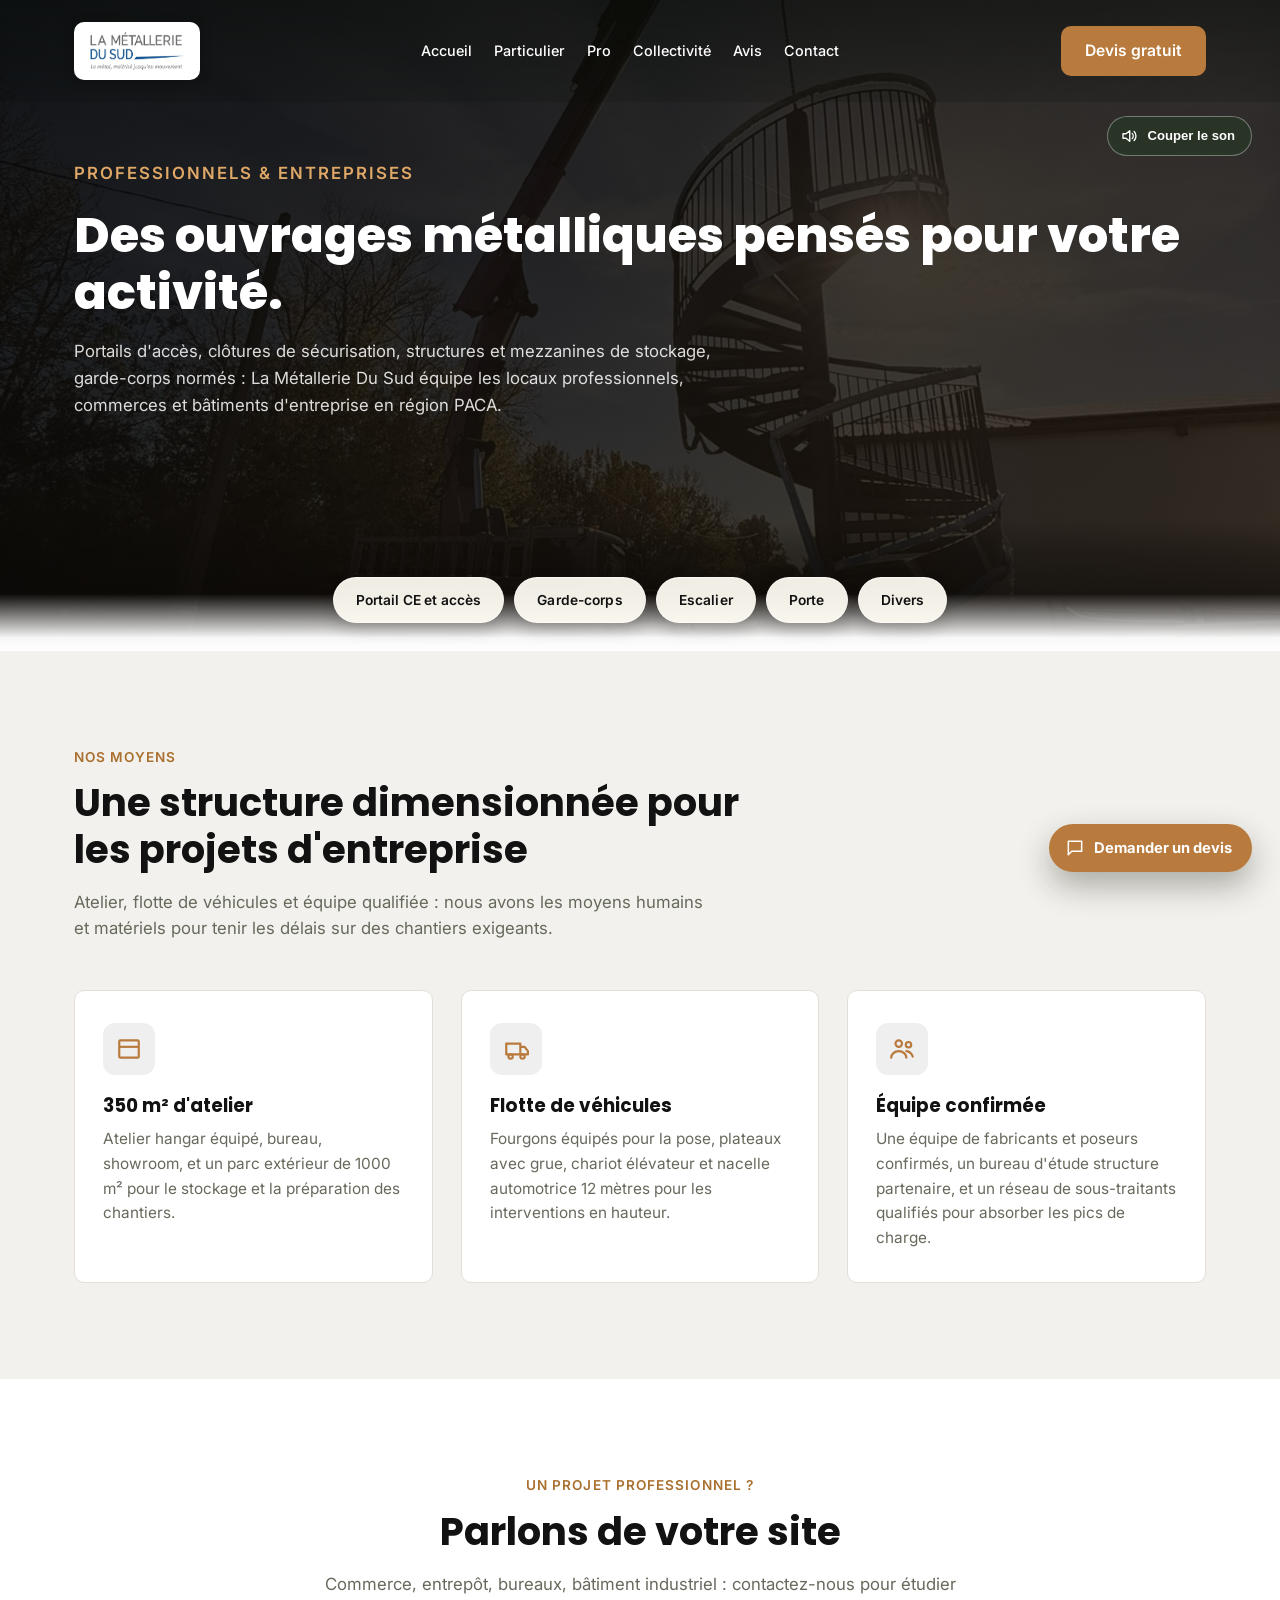
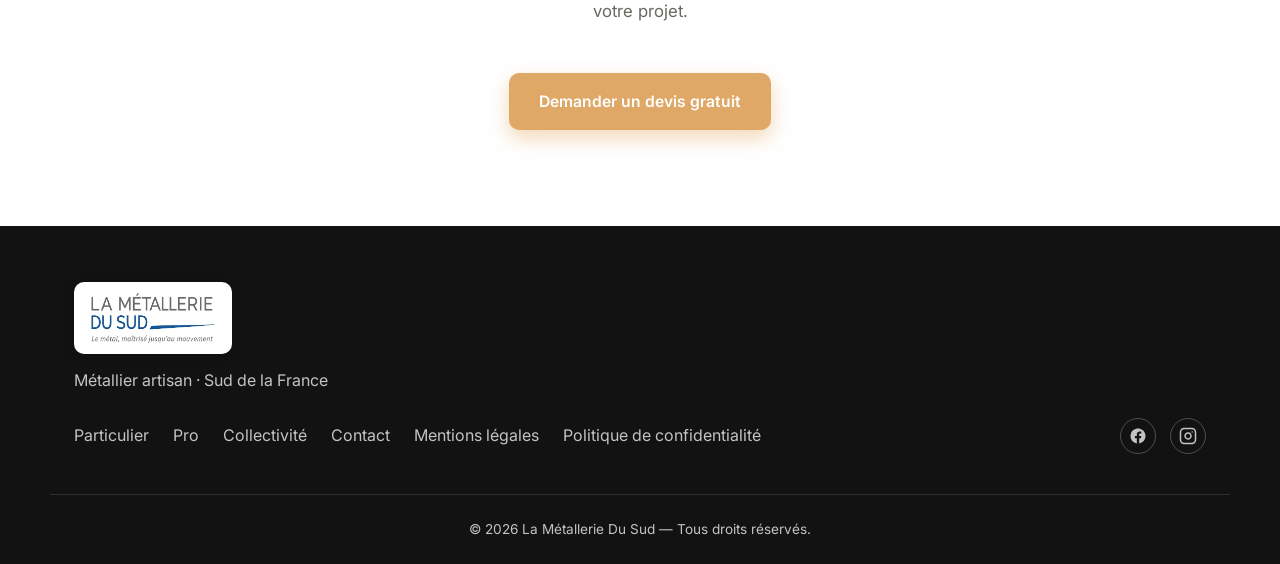
<file: tertiaire.html>
<!DOCTYPE html>
<html lang="fr">
<head>
  <meta charset="UTF-8" />
  <meta name="viewport" content="width=device-width, initial-scale=1.0" />
  <title>Ferronnerie pour Entreprises & Professionnels | La Métallerie Du Sud</title>
  <meta name="description" content="Portails d'accès, clôtures de sécurisation, structures métalliques et mezzanines de stockage pour vos locaux professionnels. Devis gratuit." />

  <link rel="preconnect" href="https://fonts.googleapis.com" />
  <link rel="preconnect" href="https://fonts.gstatic.com" crossorigin />
  <link href="https://fonts.googleapis.com/css2?family=Poppins:wght@600;700;800&family=Inter:wght@400;500;600&display=swap" rel="stylesheet" />

  <link rel="stylesheet" href="css/style.css" />

  <link rel="icon" href="data:image/svg+xml,<svg xmlns=%22http://www.w3.org/2000/svg%22 viewBox=%220 0 100 100%22><text y=%22.9em%22 font-size=%2290%22>🔩</text></svg>" />
  <style>
    :root {
      --color-primary: #b97a3d;
      --color-primary-light: #d69a5f;
      --color-primary-dark: #121212;
      --color-accent: #e0a866;
      --color-accent-dark: #a9702f;
      --color-bg-alt: #f3f1ed;
      --color-border: #e3ded6;
      --shadow: 0 10px 30px rgba(0,0,0,0.22);
    }

    /* Bandeau de pastilles en bas du hero, même traitement visuel que la
       page Particulier (fondu + pilules), mais on garde la photo de la
       grue existante et les 6 familles de prestations Pro. */
    #hero-tertiaire {
      position: relative;
      overflow: hidden;
      padding-bottom: 232px;
    }
    .hero-quicklinks {
      position: absolute;
      left: 0;
      right: 0;
      bottom: 0;
      display: flex;
      flex-wrap: wrap;
      justify-content: center;
      gap: 10px;
      padding: 56px 24px 28px;
      background: linear-gradient(180deg,
        rgba(10,8,6,0) 0%,
        rgba(10,8,6,.32) 24%,
        rgba(10,8,6,.56) 56%,
        rgba(255,255,255,.97) 90%,
        #ffffff 100%);
      z-index: 4;
    }
    .hero-quicklink {
      display: inline-flex;
      align-items: center;
      padding: 11px 22px;
      border-radius: 999px;
      background: rgba(255, 252, 244, 0.94);
      border: 1px solid rgba(255, 255, 255, 0.6);
      backdrop-filter: blur(6px);
      color: var(--color-primary-dark);
      font-weight: 600;
      font-size: 0.86rem;
      letter-spacing: 0.01em;
      text-decoration: none;
      cursor: pointer;
      box-shadow: 0 6px 16px rgba(20, 14, 8, 0.18);
      transition: background 0.25s ease, transform 0.25s ease, border-color 0.25s ease;
    }
    .hero-quicklink:hover {
      background: #ffffff;
      transform: translateY(-2px);
      border-color: rgba(255, 255, 255, 0.9);
    }
    @media (max-width: 640px) {
      .hero-quicklinks { padding: 40px 14px 20px; gap: 8px; }
      .hero-quicklink { padding: 9px 16px; font-size: 0.78rem; }
      #hero-tertiaire { padding-bottom: 320px; }
    }

    /* La galerie "Nos réalisations" (titre + filtres + grille) est masquée
       par défaut, comme sur la page Particulier : elle n'apparaît que
       lorsqu'on clique sur une pastille en bas de la photo du hero, déjà
       filtrée sur la bonne catégorie. */
    #galerie-pro { display: none; padding-top: 24px; }
    #galerie-pro.is-visible { display: block; }
    @media (max-width: 640px) {
      #galerie-pro { padding-top: 12px; }
    }

    /* Les filtres de catégorie vivent uniquement dans le bandeau de
       pastilles du hero : on masque la barre de filtres redondante de la
       galerie tout en la laissant dans le DOM (le JS s'appuie dessus). */
    .gallery-filters { display: none !important; }
  </style>

  <!-- SEO : partage social + données structurées -->
  <link rel="canonical" href="https://lametalleriedusud.com/tertiaire.html" />
  <meta property="og:type" content="website" />
  <meta property="og:site_name" content="La Métallerie Du Sud" />
  <meta property="og:locale" content="fr_FR" />
  <meta property="og:title" content="Ferronnerie pour Entreprises &amp; Professionnels | La Métallerie Du Sud" />
  <meta property="og:description" content="Portails d'accès, clôtures de sécurisation, structures métalliques et mezzanines de stockage pour vos locaux professionnels. Devis gratuit." />
  <meta property="og:url" content="https://lametalleriedusud.com/tertiaire.html" />
  <meta property="og:image" content="https://lametalleriedusud.com/images/og-image.jpg" />
  <meta property="og:image:width" content="1200" />
  <meta property="og:image:height" content="630" />
  <meta name="twitter:card" content="summary_large_image" />
  <meta name="twitter:title" content="Ferronnerie pour Entreprises &amp; Professionnels | La Métallerie Du Sud" />
  <meta name="twitter:description" content="Portails d'accès, clôtures de sécurisation, structures métalliques et mezzanines de stockage pour vos locaux professionnels. Devis gratuit." />
  <meta name="twitter:image" content="https://lametalleriedusud.com/images/og-image.jpg" />

  <script type="application/ld+json">
  {
    "@context": "https://schema.org",
    "@type": "HomeAndConstructionBusiness",
    "name": "La M\u00e9tallerie Du Sud",
    "alternateName": "Ferronnerie Vauchel",
    "image": "https://lametalleriedusud.com/images/og-image.jpg",
    "url": "https://lametalleriedusud.com/",
    "telephone": ["+33781806344", "+33687892245"],
    "address": {
      "@type": "PostalAddress",
      "streetAddress": "1793 Chemin de la Cabane Vieille",
      "postalCode": "13550",
      "addressLocality": "Noves",
      "addressCountry": "FR"
    },
    "areaServed": "R\u00e9gion PACA",
    "openingHoursSpecification": {
      "@type": "OpeningHoursSpecification",
      "dayOfWeek": ["Monday", "Tuesday", "Wednesday", "Thursday", "Friday"],
      "opens": "08:00",
      "closes": "16:30"
    },
    "sameAs": [
      "https://www.facebook.com/ferronnerievauchel",
      "https://www.instagram.com/lametalleriedusud"
    ]
  }
  </script>
</head>
<body>

  <header class="site-header" id="site-header">
    <div class="container header-inner">
      <a href="index.html#accueil" class="logo">
        <span class="logo-card"><img src="images/logo-wordmark.webp" alt="La Métallerie Du Sud - Ferronnerie Vauchel" class="logo-img" /></span>
      </a>

      <nav class="main-nav" id="main-nav">
        <ul>
          <li><a href="index.html#accueil" class="nav-link">Accueil</a></li>
          <li><a href="particulier.html" class="nav-link">Particulier</a></li>
          <li><a href="tertiaire.html" class="nav-link active-page">Pro</a></li>
          <li><a href="collectivite.html" class="nav-link">Collectivité</a></li>
          <li><a href="index.html#avis" class="nav-link">Avis</a></li>
          <li><a href="index.html#contact" class="nav-link">Contact</a></li>
        </ul>
      </nav>

      <a href="index.html#contact" class="btn btn-primary btn-header">Devis gratuit</a>

      <button class="burger" id="burger" aria-label="Ouvrir le menu" aria-expanded="false">
        <span></span><span></span><span></span>
      </button>
    </div>
  </header>

  <button type="button" id="sound-toggle" class="sound-toggle" aria-pressed="false" aria-label="Activer l'ambiance sonore (bruit d'usine)">
    <svg class="sound-icon" viewBox="0 0 24 24" fill="none" aria-hidden="true">
      <path d="M4 9v6h4l5 4V5L8 9H4Z" stroke="currentColor" stroke-width="1.8" stroke-linejoin="round"/>
      <path class="wave" d="M16.2 8.5a5 5 0 0 1 0 7M18.8 6a8.5 8.5 0 0 1 0 12" stroke="currentColor" stroke-width="1.8" stroke-linecap="round"/>
      <path class="muted-line" d="M3 3l18 18" stroke="currentColor" stroke-width="1.8" stroke-linecap="round"/>
    </svg>
    <span class="sound-label-off">Ambiance sonore</span>
    <span class="sound-label-on">Couper le son</span>
  </button>
  <audio id="ambiance-audio" loop preload="none">
    <source src="audio/audio-9f38e352014aac70.mp3" type="audio/mpeg" />
  </audio>

  <div id="review-bubble" class="review-bubble" aria-live="polite" hidden>
    <button type="button" class="review-bubble-close" aria-label="Fermer cet avis">&times;</button>
    <a href="index.html#avis" class="review-bubble-inner">
      <span class="review-bubble-avatar">
        <img src="images/img-78196b2b65ade40a.webp" alt="" />
      </span>
      <span class="review-bubble-body">
        <span class="review-bubble-stars">&#9733;&#9733;&#9733;&#9733;&#9733;</span>
        <span class="review-bubble-text"></span>
        <span class="review-bubble-author"></span>
      </span>
    </a>
  </div>

  <div class="devis-chat" id="devis-chat">
    <button type="button" id="devis-chat-launcher" class="devis-chat-launcher" aria-expanded="false" aria-controls="devis-chat-panel">
      <svg viewBox="0 0 24 24" fill="none" aria-hidden="true"><path d="M4 4h16v12H8l-4 4V4Z" stroke="currentColor" stroke-width="1.8" stroke-linejoin="round"/></svg>
      <span>Demander un devis</span>
    </button>

    <div class="devis-chat-panel" id="devis-chat-panel" hidden>
      <div class="devis-chat-header">
        <div class="devis-chat-header-info">
          <span class="devis-chat-avatar"><img src="images/img-78196b2b65ade40a.webp" alt="" /></span>
          <div>
            <strong>La Métallerie Du Sud</strong>
            <span>Répond généralement sous 24 à 48h</span>
          </div>
        </div>
        <button type="button" class="devis-chat-close" id="devis-chat-close" aria-label="Fermer">&times;</button>
      </div>
      <div class="devis-chat-body" id="devis-chat-body"></div>
    </div>
  </div>

  <section class="page-hero" id="hero-tertiaire" style="background: linear-gradient(135deg, rgba(8,8,8,.90), rgba(35,24,12,.80)), url('images/img-9bc668d579c76475.webp') center 30%/cover;">
    <div class="container">
      <p class="eyebrow">Professionnels &amp; entreprises</p>
      <h1>Des ouvrages métalliques pensés pour votre activité.</h1>
      <p>
        Portails d'accès, clôtures de sécurisation, structures et mezzanines de stockage,
        garde-corps normés&nbsp;: La Métallerie Du Sud équipe les locaux professionnels,
        commerces et bâtiments d'entreprise en région PACA.
      </p>
    </div>

    <nav class="hero-quicklinks" aria-label="Accès rapide par type de réalisation">
      <a href="#f-portail-ce" class="hero-quicklink" data-filter="portail-ce">Portail CE et accès</a>
      <a href="#f-garde-corps" class="hero-quicklink" data-filter="garde-corps">Garde-corps</a>
      <a href="#f-escalier" class="hero-quicklink" data-filter="escalier">Escalier</a>
      <a href="#f-porte" class="hero-quicklink" data-filter="porte">Porte</a>
      <a href="#f-divers" class="hero-quicklink" data-filter="divers">Divers</a>
    </nav>

    <script>
      // La galerie "Nos réalisations" (titre + gros bandeau de filtres + grille) est masquée
      // par défaut : elle n'apparaît que lorsqu'on clique sur une pastille en bas de la
      // photo du hero, déjà filtrée sur la bonne catégorie. Même mécanisme que la page
      // Particulier (voir make_particulier.py).
      document.addEventListener('DOMContentLoaded', function () {
        function revealGallery(filterKey) {
          var section = document.getElementById('galerie-pro');
          if (section) section.classList.add('is-visible');
          if (filterKey) {
            var targetBtn = document.querySelector('.filter-btn[data-filter="' + filterKey + '"]');
            if (targetBtn) targetBtn.click();
          }
          requestAnimationFrame(function () {
            var grid = document.getElementById('gallery-grid');
            if (grid) grid.scrollIntoView({ behavior: 'smooth', block: 'start' });
          });
        }

        // si on arrive directement avec un lien du type tertiaire.html#f-portail-ce
        // (depuis le menu d'un autre onglet), on affiche aussi la galerie
        if (window.location.hash.indexOf('#f-') === 0) {
          var section = document.getElementById('galerie-pro');
          if (section) section.classList.add('is-visible');
        }

        document.querySelectorAll('.hero-quicklink').forEach(function (link) {
          link.addEventListener('click', function (e) {
            e.preventDefault();
            revealGallery(link.getAttribute('data-filter'));
          });
        });
      });
    </script>
  </section>

  <section class="section" id="galerie-pro">
    <div class="container">
      <p class="section-eyebrow">Nos réalisations chez les professionnels</p>
      <h2 class="section-title">Chaque prestation, en images</h2>
      <p class="section-lead">
        Portails CE et contrôle d’accès, garde-corps normés, escaliers, portes techniques et
        autres ouvrages sur mesure&nbsp;: parcourez nos chantiers chez des professionnels et
        collectivités, classés par type de réalisation.
      </p>

      <div class="gallery-filters reveal">
        <button type="button" class="filter-btn active" data-filter="all">Tout voir</button>
        <button type="button" class="filter-btn" data-filter="portail-ce">Portail CE et accès</button>
        <button type="button" class="filter-btn" data-filter="garde-corps">Garde-corps</button>
        <button type="button" class="filter-btn" data-filter="escalier">Escalier</button>
        <button type="button" class="filter-btn" data-filter="porte">Porte</button>
        <button type="button" class="filter-btn" data-filter="divers">Divers</button>
      </div>

      <div class="grid grid-3 reveal-group gallery" id="gallery-grid">
        <figure class="gallery-item reveal" data-category="portail-ce">
          <img src="images/img-8b83363d09f52bf4.webp" alt="Portail battant vert deux vantaux fermé, accès professionnel" loading="lazy" />
          <figcaption><strong>Portail battant CE</strong></figcaption>
        </figure>
        <figure class="gallery-item reveal" data-category="portail-ce">
          <img src="images/img-fd1d1d9bc2954085.webp" alt="Guérite / local d’accueil vert avec fenêtres, poste de contrôle d’accès" loading="lazy" />
          <figcaption><strong>Poste de contrôle d’accès</strong></figcaption>
        </figure>
        <figure class="gallery-item reveal" data-category="portail-ce">
          <img src="images/img-215cd82e26cb1ac5.webp" alt="Portail à barreaudage noir motorisé ouvert avec portillon piéton, marquage au sol jaune et noir" loading="lazy" />
          <figcaption><strong>Portail motorisé et portillon</strong></figcaption>
        </figure>
        <figure class="gallery-item reveal" data-category="portail-ce">
          <img src="images/img-eeeeb50c7b2ba1fe.webp" alt="Portail à barreaudage noir grand ouvert, accès poids lourds" loading="lazy" />
          <figcaption><strong>Portail grand passage</strong></figcaption>
        </figure>
        <figure class="gallery-item reveal" data-category="portail-ce">
          <img src="images/img-a0c3f148e5603a7d.webp" alt="Clôture et portail à barreaudage noir avec accès piéton intégré" loading="lazy" />
          <figcaption><strong>Clôture et accès piéton</strong></figcaption>
        </figure>
        <figure class="gallery-item reveal" data-category="portail-ce">
          <img src="images/img-81ffe9e3ebe669ee.webp" alt="Portail noir fermé avec marquage au sol de sécurité jaune et noir" loading="lazy" />
          <figcaption><strong>Portail avec marquage de sécurité</strong></figcaption>
        </figure>
        <figure class="gallery-item reveal" data-category="portail-ce">
          <img src="images/img-bfe20e56d7ae6804.webp" alt="Portail coulissant noir sur rail, ouvert sur terrain engazonné" loading="lazy" />
          <figcaption><strong>Portail coulissant motorisé</strong></figcaption>
        </figure>
        <figure class="gallery-item reveal" data-category="portail-ce">
          <img src="images/img-a23906bfc91cb62a.webp" alt="Gros plan sur le bras de ferme-portail automatique d’un portail vert" loading="lazy" />
          <figcaption><strong>Motorisation — ferme-portail</strong></figcaption>
        </figure>
        <figure class="gallery-item reveal" data-category="portail-ce">
          <img src="images/img-b62fc95d440e8292.webp" alt="Gros plan sur le vérin et le bras de motorisation d’un portail vert" loading="lazy" />
          <figcaption><strong>Motorisation — détail du vérin</strong></figcaption>
        </figure>
        <figure class="gallery-item reveal" data-category="portail-ce">
          <img src="images/img-26b7f0d1a7536134.webp" alt="Gros plan sur le bras de motorisation d’un portail à barreaudage noir" loading="lazy" />
          <figcaption><strong>Motorisation sur portail à barreaudage</strong></figcaption>
        </figure>
        <figure class="gallery-item reveal" data-category="portail-ce">
          <img src="images/img-d55209afd4853fae.webp" alt="Portillon piéton vert avec pilier et interphone / contrôle d’accès" loading="lazy" />
          <figcaption><strong>Portillon et pilier d’interphone</strong></figcaption>
        </figure>
        <figure class="gallery-item reveal" data-category="garde-corps">
          <img src="images/img-f29b9e68d0e79535.webp" alt="Garde-corps de balcons en tôle perforée corten sur façade d’immeuble" loading="lazy" />
          <figcaption><strong>Garde-corps de balcons ajourés</strong></figcaption>
        </figure>
        <figure class="gallery-item reveal" data-category="garde-corps">
          <img src="images/img-86ab9498cfe9f4b7.webp" alt="Garde-corps tubulaire le long d’un escalier extérieur en béton, chantier en cours" loading="lazy" />
          <figcaption><strong>Garde-corps d’escalier extérieur</strong></figcaption>
        </figure>
        <figure class="gallery-item reveal" data-category="garde-corps">
          <img src="images/img-7e7e0290ccac717b.webp" alt="Garde-corps à lisses horizontales sur passerelle bois" loading="lazy" />
          <figcaption><strong>Garde-corps de passerelle</strong></figcaption>
        </figure>
        <figure class="gallery-item reveal" data-category="garde-corps">
          <img src="images/img-9c14a28ee9f1631b.webp" alt="Garde-corps à panneaux perforés gris le long d’un escalier extérieur" loading="lazy" />
          <figcaption><strong>Garde-corps à panneaux perforés</strong></figcaption>
        </figure>
        <figure class="gallery-item reveal" data-category="escalier">
          <img src="images/img-c65ff09b1c4f8d1a.webp" alt="Escalier métallique droit intérieur en cours de pose, structure acier apparente" loading="lazy" />
          <figcaption><strong>Escalier droit — pose en cours</strong></figcaption>
        </figure>
        <figure class="gallery-item reveal" data-category="escalier">
          <img src="images/img-37a17bacf37c0852.webp" alt="Escalier métallique extérieur droit avec marches en caillebotis galvanisé" loading="lazy" />
          <figcaption><strong>Escalier extérieur en caillebotis</strong></figcaption>
        </figure>
        <figure class="gallery-item reveal" data-category="escalier">
          <img src="images/img-3cfec2694acca04d.webp" alt="Escalier hélicoïdal en acier brut, fabrication à l’atelier" loading="lazy" />
          <figcaption><strong>Escalier hélicoïdal — atelier</strong></figcaption>
        </figure>
        <figure class="gallery-item reveal" data-category="escalier">
          <img src="images/img-6e5bbad4404a0235.webp" alt="Escalier hélicoïdal noir en façade d’un bâtiment en pierre dorée" loading="lazy" />
          <figcaption><strong>Escalier hélicoïdal extérieur</strong></figcaption>
        </figure>
        <figure class="gallery-item reveal" data-category="escalier">
          <img src="images/img-0773d5009aadb0dd.webp" alt="Escalier hélicoïdal gris sur façade d’un bâtiment professionnel" loading="lazy" />
          <figcaption><strong>Escalier hélicoïdal sur façade</strong></figcaption>
        </figure>
        <figure class="gallery-item reveal" data-category="porte">
          <img src="images/img-c5b00e687e0a0404.webp" alt="Porte technique corten et bardage ajouré assorti, local vélos" loading="lazy" />
          <figcaption><strong>Porte technique et bardage assorti</strong></figcaption>
        </figure>
        <figure class="gallery-item reveal" data-category="porte">
          <img src="images/img-287e5785514ca594.webp" alt="Deux portes techniques beiges, local électrique et rangement" loading="lazy" />
          <figcaption><strong>Portes techniques — façade finie</strong></figcaption>
        </figure>
        <figure class="gallery-item reveal" data-category="porte">
          <img src="images/img-fb00eeab2446047e.webp" alt="Deux portes techniques beiges posées en façade brute avant finition" loading="lazy" />
          <figcaption><strong>Portes techniques — pose en gros œuvre</strong></figcaption>
        </figure>
        <figure class="gallery-item reveal" data-category="divers">
          <img src="images/img-9e5534bed553487f.webp" alt="Volet roulant technique brun sur porte de garage" loading="lazy" />
          <figcaption><strong>Volet roulant technique</strong></figcaption>
        </figure>
        <figure class="gallery-item reveal" data-category="divers">
          <img src="images/img-7241e3347121d629.webp" alt="Portillon technique habillé de lames de bois clin, ferronnerie apparente" loading="lazy" />
          <figcaption><strong>Habillage bois sur structure métal</strong></figcaption>
        </figure>
        <figure class="gallery-item reveal" data-category="divers">
          <img src="images/img-5e3cde7322fa1130.webp" alt="Supports métalliques sur mesure fixés sur mur béton, pose en cours" loading="lazy" />
          <figcaption><strong>Supports métalliques sur mesure</strong></figcaption>
        </figure>
        <figure class="gallery-item reveal" data-category="divers">
          <img src="images/img-836e7cbf212a36d9.webp" alt="Grand vantail technique en acier brut suspendu, fabrication à l’atelier" loading="lazy" />
          <figcaption><strong>Vantail technique — atelier</strong></figcaption>
        </figure>
        <figure class="gallery-item reveal" data-category="divers">
          <img src="images/img-118afb6816b92be5.webp" alt="Escalier intérieur avec habillage mural en tôle perforée corten" loading="lazy" />
          <figcaption><strong>Habillage mural ajouré</strong></figcaption>
        </figure>
        <figure class="gallery-item reveal" data-category="divers">
          <img src="images/img-7738cc7df8a6695b.webp" alt="Ossature métallique d’un local technique en cours de fabrication à l’atelier" loading="lazy" />
          <figcaption><strong>Ossature de local technique</strong></figcaption>
        </figure>
        <figure class="gallery-item reveal" data-category="divers">
          <img src="images/img-4475588eb95d6feb.webp" alt="Bardage métallique brun à claire-voie en façade" loading="lazy" />
          <figcaption><strong>Bardage métallique de façade</strong></figcaption>
        </figure>
        <figure class="gallery-item reveal" data-category="divers">
          <img src="images/img-259a7c19d853412e.webp" alt="Signalétique métallique découpée «Vestiaire» sur façade" loading="lazy" />
          <figcaption><strong>Signalétique découpée sur mesure</strong></figcaption>
        </figure>
        <figure class="gallery-item reveal" data-category="divers">
          <img src="images/img-9dcbcb63cd9b66c8.webp" alt="Ossature métallique de terrasse / pergola en cours de pose" loading="lazy" />
          <figcaption><strong>Ossature de terrasse</strong></figcaption>
        </figure>
        <figure class="gallery-item reveal" data-category="divers">
          <img src="images/img-6582a49082f7aa97.webp" alt="Caillebotis métallique et regard technique encastrés au sol" loading="lazy" />
          <figcaption><strong>Caillebotis et regard technique</strong></figcaption>
        </figure>
        <figure class="gallery-item reveal" data-category="divers">
          <img src="images/img-8b3e2b99d5f79e62.webp" alt="Habillage technique ajouré gris autour d’un groupe extérieur" loading="lazy" />
          <figcaption><strong>Habillage technique ajouré</strong></figcaption>
        </figure>
        <figure class="gallery-item reveal" data-category="divers">
          <img src="images/img-134ac86b174d36e0.webp" alt="Habillage technique ajouré brun en angle de façade" loading="lazy" />
          <figcaption><strong>Habillage technique ajouré</strong></figcaption>
        </figure>
      </div>
    </div>
  </section>

  <section class="section section-alt" id="moyens">
    <div class="container">
      <p class="section-eyebrow">Nos moyens</p>
      <h2 class="section-title">Une structure dimensionnée pour les projets d'entreprise</h2>
      <p class="section-lead">
        Atelier, flotte de véhicules et équipe qualifiée&nbsp;: nous avons les moyens humains et
        matériels pour tenir les délais sur des chantiers exigeants.
      </p>

      <div class="grid grid-3 reveal-group">
        <article class="card reveal">
          <div class="card-icon">
            <svg viewBox="0 0 24 24" fill="none"><rect x="3" y="4" width="18" height="16" rx="1" stroke="currentColor" stroke-width="2"/><path d="M3 10h18" stroke="currentColor" stroke-width="2"/></svg>
          </div>
          <h3>350 m² d'atelier</h3>
          <p>Atelier hangar équipé, bureau, showroom, et un parc extérieur de 1000 m² pour le stockage et la préparation des chantiers.</p>
        </article>

        <article class="card reveal">
          <div class="card-icon">
            <svg viewBox="0 0 24 24" fill="none"><path d="M3 17h13V7H3v10Zm13-7h4l3 4v3h-7v-7Z" stroke="currentColor" stroke-width="2" stroke-linejoin="round"/><circle cx="7" cy="19" r="2" stroke="currentColor" stroke-width="2"/><circle cx="18" cy="19" r="2" stroke="currentColor" stroke-width="2"/></svg>
          </div>
          <h3>Flotte de véhicules</h3>
          <p>Fourgons équipés pour la pose, plateaux avec grue, chariot élévateur et nacelle automotrice 12 mètres pour les interventions en hauteur.</p>
        </article>

        <article class="card reveal">
          <div class="card-icon">
            <svg viewBox="0 0 24 24" fill="none"><circle cx="9" cy="7" r="3" stroke="currentColor" stroke-width="2"/><path d="M2 20c0-3.3 3.1-6 7-6s7 2.7 7 6" stroke="currentColor" stroke-width="2" stroke-linecap="round"/><circle cx="18" cy="8" r="2.5" stroke="currentColor" stroke-width="2"/><path d="M16 14c2.8.3 5 2.4 6 5" stroke="currentColor" stroke-width="2" stroke-linecap="round"/></svg>
          </div>
          <h3>Équipe confirmée</h3>
          <p>Une équipe de fabricants et poseurs confirmés, un bureau d'étude structure partenaire, et un réseau de sous-traitants qualifiés pour absorber les pics de charge.</p>
        </article>
      </div>
    </div>
  </section>

  <section class="section">
    <div class="container" style="text-align:center;">
      <p class="section-eyebrow" style="justify-content:center;">Un projet professionnel ?</p>
      <h2 class="section-title" style="margin-left:auto;margin-right:auto;">Parlons de votre site</h2>
      <p class="section-lead" style="margin-left:auto;margin-right:auto;">
        Commerce, entrepôt, bureaux, bâtiment industriel&nbsp;: contactez-nous pour étudier
        votre projet.
      </p>
      <a href="index.html#contact" class="btn btn-accent">Demander un devis gratuit</a>
    </div>
  </section>

  <footer class="site-footer">
    <div class="container footer-inner">
      <div class="footer-brand">
        <div class="footer-brand-row">
          <span class="logo-card"><img src="images/logo-wordmark.webp" alt="La Métallerie Du Sud - Ferronnerie Vauchel" class="footer-brand-logo" /></span>
        </div>
        <p>Métallier artisan &middot; Sud de la France</p>
      </div>

      <nav class="footer-nav">
        <a href="particulier.html">Particulier</a>
        <a href="tertiaire.html">Pro</a>
        <a href="collectivite.html">Collectivité</a>
        <a href="index.html#contact">Contact</a>
        <a href="mentions-legales.html">Mentions légales</a>
        <a href="confidentialite.html">Politique de confidentialité</a>
      </nav>

      <div class="footer-social">
        <a href="https://www.facebook.com/ferronnerievauchel/" aria-label="Facebook" target="_blank" rel="noopener">
          <svg width="18" height="18" viewBox="0 0 24 24" fill="currentColor" aria-hidden="true"><path d="M22 12c0-5.523-4.477-10-10-10S2 6.477 2 12c0 4.991 3.657 9.128 8.438 9.878v-6.987h-2.54V12h2.54V9.797c0-2.506 1.492-3.89 3.777-3.89 1.094 0 2.238.195 2.238.195v2.46h-1.26c-1.243 0-1.63.771-1.63 1.562V12h2.773l-.443 2.89h-2.33v6.988C18.343 21.128 22 16.991 22 12z"/></svg>
        </a>
        <a href="https://www.instagram.com/lametalleriedusud/" aria-label="Instagram" target="_blank" rel="noopener">
          <svg width="18" height="18" viewBox="0 0 24 24" fill="none" stroke="currentColor" stroke-width="2" stroke-linecap="round" stroke-linejoin="round" aria-hidden="true"><rect x="2" y="2" width="20" height="20" rx="5" ry="5"/><path d="M16 11.37A4 4 0 1 1 12.63 8 4 4 0 0 1 16 11.37z"/><line x1="17.5" y1="6.5" x2="17.51" y2="6.5"/></svg>
        </a>
      </div>
    </div>
    <div class="container footer-bottom">
      <p>&copy; <span id="year"></span> La Métallerie Du Sud &mdash; Tous droits réservés.</p>
    </div>
  </footer>

  <a href="index.html#accueil" class="back-to-top" id="back-to-top" aria-label="Retour en haut">↑</a>

  <script src="js/script.js"></script>
</body>
</html>
</file>
<file: css/style.css>
/* =================================================================
   LA MÉTALLERIE DU SUD — style.css
   ------------------------------------------------------------------
   COMMENT PERSONNALISER RAPIDEMENT :
   1) Change les couleurs, polices et espacements dans le bloc
      ":root" juste en dessous — tout le site suit automatiquement.
   2) Les textes se modifient dans index.html.
   3) Les photos se remplacent dans le dossier /images (voir les
      classes .img-placeholder pour savoir où les insérer).
================================================================= */

:root {
  /* ---- Couleurs (palette végétale / Provence) ---- */
  --color-primary: #3d5c3a;       /* vert sauge/olivier principal */
  --color-primary-light: #6b8f5e; /* vert plus clair (survols, dégradés) */
  --color-primary-dark: #263c25;  /* vert profond (footer, header) */
  --color-accent: #c1673d;        /* terre cuite (accent, boutons d'appel à l'action) */
  --color-accent-dark: #9c5230;

  --color-text: #2a2b24;
  --color-text-light: #666a5c;
  --color-bg: #ffffff;
  --color-bg-alt: #f6f4ec;
  --color-border: #e4e0d3;

  /* ---- Typographie ---- */
  --font-heading: "Poppins", "Segoe UI", sans-serif;
  --font-body: "Inter", "Segoe UI", sans-serif;

  /* ---- Mise en page ---- */
  --container-width: 1180px;
  --radius: 10px;
  --shadow: 0 10px 30px rgba(38, 60, 37, 0.1);
  --transition: 0.25s ease;
}

/* ---------------------------------------------------------------
   RESET & BASE
--------------------------------------------------------------- */
* { margin: 0; padding: 0; box-sizing: border-box; }

html { scroll-behavior: smooth; }

body {
  font-family: var(--font-body);
  color: var(--color-text);
  background: var(--color-bg);
  line-height: 1.6;
  -webkit-font-smoothing: antialiased;
}

img { max-width: 100%; display: block; }

a { color: inherit; text-decoration: none; }

ul { list-style: none; }

h1, h2, h3, h4 {
  font-family: var(--font-heading);
  line-height: 1.2;
  color: var(--color-primary-dark);
}

.container {
  max-width: var(--container-width);
  margin: 0 auto;
  padding: 0 24px;
}

.section { padding: 96px 0; }
.section-alt { background: var(--color-bg-alt); }

.section-eyebrow {
  color: var(--color-accent-dark);
  font-weight: 600;
  text-transform: uppercase;
  letter-spacing: 0.08em;
  font-size: 0.85rem;
  margin-bottom: 12px;
}

.section-title {
  font-size: clamp(1.7rem, 3vw, 2.4rem);
  font-weight: 700;
  max-width: 720px;
  margin-bottom: 16px;
}

.section-lead {
  color: var(--color-text-light);
  max-width: 640px;
  font-size: 1.05rem;
  margin-bottom: 48px;
}

/* ---------------------------------------------------------------
   BOUTONS
--------------------------------------------------------------- */
.btn {
  display: inline-flex;
  align-items: center;
  justify-content: center;
  gap: 8px;
  padding: 14px 28px;
  border-radius: var(--radius);
  font-weight: 600;
  font-size: 0.98rem;
  border: 2px solid transparent;
  cursor: pointer;
  transition: transform var(--transition), box-shadow var(--transition), background var(--transition), color var(--transition);
}
.btn:hover { transform: translateY(-2px); }

.btn-primary {
  background: var(--color-primary);
  color: #fff;
}
.btn-primary:hover { background: var(--color-primary-light); }

.btn-accent {
  background: var(--color-accent);
  color: #fff;
  box-shadow: 0 8px 20px rgba(217, 140, 43, 0.35);
}
.btn-accent:hover { background: var(--color-accent-dark); }

.btn-outline {
  background: transparent;
  border-color: rgba(255, 255, 255, 0.6);
  color: #fff;
}
.btn-outline:hover { background: rgba(255, 255, 255, 0.12); }

.btn-block { width: 100%; }

/* ---------------------------------------------------------------
   HEADER / NAV
--------------------------------------------------------------- */
.site-header {
  position: fixed;
  top: 0; left: 0; right: 0;
  z-index: 100;
  /* Un léger voile sombre en permanence (même avant tout scroll) pour que
     le logo et le menu restent lisibles quelle que soit la photo du hero
     derrière eux — sans pour autant devenir une bannière pleine. */
  background: linear-gradient(180deg, rgba(8, 12, 7, 0.42) 0%, rgba(8, 12, 7, 0.16) 100%);
  transition: background var(--transition), box-shadow var(--transition), padding var(--transition);
  padding: 22px 0;
}
.site-header.scrolled {
  background: rgba(255, 255, 255, 0.96);
  backdrop-filter: blur(6px);
  box-shadow: 0 4px 20px rgba(38, 60, 37, 0.1);
  padding: 12px 0;
}

.header-inner {
  display: flex;
  align-items: center;
  justify-content: space-between;
  gap: 24px;
}

.logo {
  display: flex;
  align-items: center;
  white-space: nowrap;
}
/* Le nouveau logo (texte gris/bleu) est peu lisible sur une photo ou un fond
   sombre : on le pose sur une petite carte blanche pour qu'il reste net et
   bien visible partout (en-tête transparent, en-tête au scroll, footer). */
.logo-card {
  display: inline-flex;
  align-items: center;
  background: #fff;
  border-radius: 10px;
  padding: 8px 14px;
  box-shadow: 0 2px 12px rgba(0, 0, 0, 0.22);
  transition: padding var(--transition), box-shadow var(--transition);
}
.logo-img {
  height: 42px;
  width: auto;
  display: block;
}
.site-header.scrolled .logo-card { padding: 6px 12px; box-shadow: 0 1px 6px rgba(0, 0, 0, 0.12); }
.site-header.scrolled .logo-img { height: 34px; }

.main-nav ul { display: flex; align-items: center; gap: 22px; }

.nav-link {
  color: #fff;
  font-weight: 500;
  font-size: 0.9rem;
  position: relative;
  transition: color var(--transition);
}
.site-header.scrolled .nav-link { color: var(--color-text); }
.nav-link::after {
  content: "";
  position: absolute;
  left: 0; bottom: -6px;
  width: 0; height: 2px;
  background: var(--color-accent);
  transition: width var(--transition);
}
.nav-link:hover::after { width: 100%; }

.btn-header { padding: 10px 22px; white-space: nowrap; }

/* ---- Sous-menu déroulant (ex: Particulier) ---- */
.has-dropdown { position: relative; }
.has-dropdown > .nav-link { display: inline-flex; align-items: center; gap: 4px; }
.has-dropdown > .nav-link::before {
  content: "";
  width: 6px; height: 6px;
  border-right: 1.5px solid currentColor;
  border-bottom: 1.5px solid currentColor;
  transform: rotate(45deg) translateY(-2px);
  margin-left: 2px;
}
.dropdown-menu {
  position: absolute;
  top: 100%;
  left: 50%;
  min-width: 460px;
  display: grid;
  grid-template-columns: repeat(2, 1fr);
  gap: 4px 20px;
  background: var(--color-bg);
  border-radius: var(--radius);
  box-shadow: var(--shadow);
  padding: 18px 20px;
  opacity: 0;
  visibility: hidden;
  transform: translateX(-50%) translateY(8px);
  transition: opacity var(--transition), transform var(--transition), visibility var(--transition);
  z-index: 200;
}
.has-dropdown:hover .dropdown-menu,
.has-dropdown:focus-within .dropdown-menu {
  opacity: 1;
  visibility: visible;
  transform: translateX(-50%) translateY(0);
}
.dropdown-menu a {
  color: var(--color-text);
  font-size: 0.86rem;
  font-weight: 500;
  padding: 7px 10px;
  border-radius: 6px;
  white-space: nowrap;
  transition: background var(--transition), color var(--transition);
}
.dropdown-menu a:hover { background: var(--color-bg-alt); color: var(--color-primary); }

@media (max-width: 1140px) {
  .btn-header { display: none; }
}

.burger {
  display: none;
  flex-direction: column;
  justify-content: center;
  gap: 5px;
  width: 32px; height: 32px;
  background: none;
  border: none;
  cursor: pointer;
}
.burger span {
  display: block;
  height: 2px;
  background: #fff;
  transition: background var(--transition), transform var(--transition), opacity var(--transition);
}
.site-header.scrolled .burger span { background: var(--color-primary-dark); }

/* ---------------------------------------------------------------
   HERO
--------------------------------------------------------------- */
.hero {
  position: relative;
  min-height: 100vh;
  display: flex;
  align-items: center;
  color: #fff;
  overflow: hidden;
}

.hero-bg {
  position: absolute;
  inset: 0;
  background:
    linear-gradient(135deg, rgba(20, 32, 19, 0.92), rgba(38, 60, 37, 0.85)),
    repeating-linear-gradient(45deg, rgba(255,255,255,0.03) 0 2px, transparent 2px 40px);
  background-color: var(--color-primary-dark);
  z-index: -1;
}
/* Pour utiliser une vraie photo de fond (chantier, atelier...), remplace
   la ligne ci-dessus par :
   background: linear-gradient(135deg, rgba(20,32,19,.85), rgba(38,60,37,.8)), url('../images/hero.jpg') center/cover;
*/

.hero-inner { padding-top: 120px; padding-bottom: 80px; }

.eyebrow {
  text-transform: uppercase;
  letter-spacing: 0.12em;
  font-size: 0.85rem;
  color: var(--color-accent);
  font-weight: 600;
  margin-bottom: 20px;
}

.hero h1 {
  color: #fff;
  font-size: clamp(2.2rem, 5vw, 3.6rem);
  font-weight: 800;
  max-width: 780px;
  margin-bottom: 24px;
}
.hero h1 span { color: var(--color-accent); }

.hero-text {
  max-width: 600px;
  font-size: 1.1rem;
  color: rgba(255, 255, 255, 0.85);
  margin-bottom: 36px;
}

.hero-actions {
  display: flex;
  gap: 18px;
  flex-wrap: wrap;
  margin-bottom: 64px;
}

.hero-stats {
  display: flex;
  gap: 48px;
  flex-wrap: wrap;
}
.hero-stats li {
  display: flex;
  flex-direction: column;
  gap: 4px;
  border-left: 2px solid var(--color-accent);
  padding-left: 16px;
}
.hero-stats strong {
  font-family: var(--font-heading);
  font-size: 1.6rem;
  font-weight: 700;
}
.hero-stats span {
  font-size: 0.85rem;
  color: rgba(255, 255, 255, 0.7);
}

/* ---------------------------------------------------------------
   AMBIANCE SONORE (bouton + lecteur, présents sur toutes les pages)
   position: fixed pour rester visible et cliquable partout sur le site,
   pas seulement sur le hero d'une page donnée — voir js/script.js pour
   la logique de lecture qui ne coupe jamais en changeant de page.
--------------------------------------------------------------- */
.sound-toggle {
  position: fixed;
  right: 28px;
  top: 116px;
  display: inline-flex;
  align-items: center;
  gap: 10px;
  padding: 10px 16px 10px 12px;
  border-radius: 999px;
  background: rgba(38, 60, 37, 0.55);
  border: 1px solid rgba(255, 255, 255, 0.35);
  backdrop-filter: blur(6px);
  color: #fff;
  font-size: 0.82rem;
  font-weight: 600;
  cursor: pointer;
  z-index: 200;
  line-height: 1;
  transition: background var(--transition), transform var(--transition);
}
.sound-toggle:hover { background: rgba(38, 60, 37, 0.75); transform: translateY(-2px); }
.sound-toggle .sound-icon { width: 18px; height: 18px; flex: none; display: block; }
.sound-toggle .sound-icon .wave { opacity: 0; transition: opacity 0.25s ease; }
.sound-toggle.is-playing .sound-icon .wave { opacity: 1; }
.sound-toggle .sound-icon .muted-line { transition: opacity 0.25s ease; }
.sound-toggle.is-playing .sound-icon .muted-line { opacity: 0; }
.sound-toggle .sound-label-on { display: none; }
.sound-toggle.is-playing .sound-label-off { display: none; }
.sound-toggle.is-playing .sound-label-on { display: inline; }
@media (max-width: 640px) {
  .sound-toggle { right: 14px; top: 96px; padding: 8px 12px 8px 9px; font-size: 0.72rem; gap: 7px; }
  .sound-toggle .sound-icon { width: 15px; height: 15px; }
}

/* ---------------------------------------------------------------
   BULLE "AVIS CLIENT" — apparaît de temps en temps, en bas à gauche,
   sur toutes les pages (voir js/script.js pour la minuterie).
--------------------------------------------------------------- */
.review-bubble {
  position: fixed;
  left: 20px;
  bottom: 24px;
  z-index: 150;
  max-width: 340px;
  background: #fff;
  border-radius: 18px;
  border: 1px solid var(--color-border);
  box-shadow: 0 18px 40px rgba(20, 24, 12, 0.22);
  opacity: 0;
  transform: translateY(16px) scale(0.96);
  pointer-events: none;
  transition: opacity 0.45s ease, transform 0.45s ease;
}
.review-bubble.is-visible { opacity: 1; transform: translateY(0) scale(1); pointer-events: auto; }
/* petite pointe façon bulle de BD, en bas à gauche de la carte */
.review-bubble::after {
  content: "";
  position: absolute;
  left: 28px;
  bottom: -8px;
  width: 18px;
  height: 18px;
  background: #fff;
  border-right: 1px solid var(--color-border);
  border-bottom: 1px solid var(--color-border);
  transform: rotate(45deg);
  border-radius: 0 0 4px 0;
  z-index: -1;
}
.review-bubble-close {
  position: absolute;
  top: -10px;
  right: -10px;
  width: 26px;
  height: 26px;
  border-radius: 50%;
  background: var(--color-primary-dark);
  color: #fff;
  border: 2px solid #fff;
  font-size: 1rem;
  line-height: 1;
  cursor: pointer;
  display: flex;
  align-items: center;
  justify-content: center;
  transition: background var(--transition), transform var(--transition);
}
.review-bubble-close:hover { background: var(--color-accent); transform: scale(1.08); }
.review-bubble-inner {
  display: flex;
  align-items: flex-start;
  gap: 12px;
  padding: 16px 18px;
  text-decoration: none;
  color: inherit;
}
.review-bubble-avatar {
  flex: none;
  width: 40px;
  height: 40px;
  border-radius: 50%;
  background: var(--color-bg-alt);
  border: 1px solid var(--color-border);
  display: flex;
  align-items: center;
  justify-content: center;
  overflow: hidden;
}
.review-bubble-avatar img { width: 26px; height: 26px; object-fit: contain; }
.review-bubble-body { display: flex; flex-direction: column; gap: 4px; min-width: 0; }
.review-bubble-stars { color: var(--color-accent); font-size: 0.8rem; letter-spacing: 1px; }
.review-bubble-text {
  font-size: 0.86rem;
  line-height: 1.4;
  color: var(--color-text);
}
.review-bubble-author {
  font-size: 0.78rem;
  font-weight: 600;
  color: var(--color-text-light);
}
@media (max-width: 640px) {
  .review-bubble { left: 12px; right: 12px; bottom: 16px; max-width: none; }
  .review-bubble-inner { padding: 14px 16px; }
}

/* ---------------------------------------------------------------
   CHAT DEVIS GUIDÉ — bulle "Demander un devis", commune à toutes les
   pages (position: fixed, en bas à droite). Ouvre un petit panneau avec
   un enchaînement de questions à boutons (profil / ouvrage / délai) puis
   un mini-formulaire, qui poste vers le même Formspree que le formulaire
   de contact de l'accueil. Logique complète dans js/script.js.
--------------------------------------------------------------- */
.devis-chat-launcher {
  position: fixed;
  bottom: 28px;
  right: 28px;
  z-index: 220;
  display: inline-flex;
  align-items: center;
  gap: 9px;
  padding: 14px 20px 14px 16px;
  border-radius: 999px;
  border: none;
  background: var(--color-primary);
  color: #fff;
  font-family: inherit;
  font-size: 0.92rem;
  font-weight: 700;
  cursor: pointer;
  box-shadow: 0 14px 32px rgba(20, 24, 12, 0.32);
  transition: background var(--transition), transform var(--transition);
}
.devis-chat-launcher:hover { background: var(--color-accent-dark, var(--color-primary-dark)); transform: translateY(-2px); }
.devis-chat-launcher svg { width: 20px; height: 20px; flex: none; }
.devis-chat.is-open .devis-chat-launcher { display: none; }

.devis-chat-panel {
  position: fixed;
  bottom: 28px;
  right: 28px;
  z-index: 220;
  width: 360px;
  max-width: calc(100vw - 32px);
  max-height: min(600px, calc(100vh - 56px));
  display: flex;
  flex-direction: column;
  background: #fff;
  border-radius: 18px;
  border: 1px solid var(--color-border);
  box-shadow: 0 22px 50px rgba(20, 24, 12, 0.3);
  overflow: hidden;
  opacity: 0;
  transform: translateY(16px) scale(0.97);
  pointer-events: none;
  transition: opacity 0.3s ease, transform 0.3s ease;
}
.devis-chat.is-open .devis-chat-panel { opacity: 1; transform: translateY(0) scale(1); pointer-events: auto; }
.devis-chat-panel[hidden] { display: flex; }

.devis-chat-header {
  flex: none;
  display: flex;
  align-items: center;
  justify-content: space-between;
  gap: 10px;
  padding: 14px 16px;
  background: var(--color-primary-dark);
  color: #fff;
}
.devis-chat-header-info { display: flex; align-items: center; gap: 10px; min-width: 0; }
.devis-chat-avatar {
  flex: none;
  width: 34px;
  height: 34px;
  border-radius: 50%;
  background: #fff;
  display: flex;
  align-items: center;
  justify-content: center;
  overflow: hidden;
}
.devis-chat-avatar img { width: 22px; height: 22px; object-fit: contain; }
.devis-chat-header-info strong { display: block; font-size: 0.9rem; line-height: 1.2; }
.devis-chat-header-info span { display: block; font-size: 0.74rem; color: rgba(255, 255, 255, 0.72); }
.devis-chat-close {
  flex: none;
  width: 28px;
  height: 28px;
  border-radius: 50%;
  border: none;
  background: rgba(255, 255, 255, 0.14);
  color: #fff;
  font-size: 1.1rem;
  line-height: 1;
  cursor: pointer;
  display: flex;
  align-items: center;
  justify-content: center;
  transition: background var(--transition);
}
.devis-chat-close:hover { background: rgba(255, 255, 255, 0.28); }

.devis-chat-body {
  flex: 1 1 auto;
  overflow-y: auto;
  padding: 16px;
  display: flex;
  flex-direction: column;
  gap: 10px;
  background: var(--color-bg-alt);
}

.devis-chat-msg {
  max-width: 86%;
  padding: 10px 14px;
  border-radius: 14px;
  font-size: 0.88rem;
  line-height: 1.45;
  animation: devisChatIn 0.25s ease both;
}
.devis-chat-msg--bot {
  align-self: flex-start;
  background: #fff;
  border: 1px solid var(--color-border);
  border-bottom-left-radius: 4px;
  color: var(--color-text);
}
.devis-chat-msg--user {
  align-self: flex-end;
  background: var(--color-primary);
  color: #fff;
  border-bottom-right-radius: 4px;
}
.devis-chat-msg--error {
  align-self: flex-start;
  background: #fdecec;
  border: 1px solid #f2b8b5;
  color: #7a2420;
}
@keyframes devisChatIn {
  from { opacity: 0; transform: translateY(6px); }
  to { opacity: 1; transform: translateY(0); }
}

.devis-chat-options {
  display: flex;
  flex-wrap: wrap;
  gap: 8px;
  animation: devisChatIn 0.25s ease both;
}
.devis-chat-option {
  font-family: inherit;
  font-size: 0.84rem;
  font-weight: 600;
  padding: 9px 14px;
  border-radius: 999px;
  border: 1px solid var(--color-primary);
  background: #fff;
  color: var(--color-primary-dark);
  cursor: pointer;
  transition: background var(--transition), color var(--transition), transform var(--transition);
}
.devis-chat-option:hover { background: var(--color-primary); color: #fff; transform: translateY(-1px); }
.devis-chat-option:disabled { opacity: 0.5; cursor: default; transform: none; }

.devis-chat-form {
  display: flex;
  flex-direction: column;
  gap: 8px;
  background: #fff;
  border: 1px solid var(--color-border);
  border-radius: 14px;
  padding: 12px;
  animation: devisChatIn 0.25s ease both;
}
.devis-chat-form input,
.devis-chat-form textarea {
  width: 100%;
  padding: 9px 11px;
  border-radius: 9px;
  border: 1px solid var(--color-border);
  font-family: inherit;
  font-size: 0.86rem;
  color: var(--color-text);
  background: var(--color-bg-alt);
}
.devis-chat-form textarea { resize: vertical; min-height: 60px; }
.devis-chat-form input:focus,
.devis-chat-form textarea:focus { outline: 2px solid var(--color-accent); outline-offset: 1px; }
.devis-chat-form button {
  margin-top: 2px;
  font-family: inherit;
  font-size: 0.88rem;
  font-weight: 700;
  padding: 10px 14px;
  border-radius: 999px;
  border: none;
  background: var(--color-accent);
  color: var(--color-primary-dark);
  cursor: pointer;
  transition: background var(--transition), opacity var(--transition);
}
.devis-chat-form button:hover { background: var(--color-accent-dark, var(--color-primary)); color: #fff; }
.devis-chat-form button:disabled { opacity: 0.6; cursor: default; }

.devis-chat-typing {
  align-self: flex-start;
  display: flex;
  gap: 4px;
  padding: 12px 14px;
  background: #fff;
  border: 1px solid var(--color-border);
  border-radius: 14px;
  border-bottom-left-radius: 4px;
}
.devis-chat-typing span {
  width: 6px; height: 6px; border-radius: 50%;
  background: var(--color-text-light);
  animation: devisChatBlink 1.2s infinite ease-in-out;
}
.devis-chat-typing span:nth-child(2) { animation-delay: 0.15s; }
.devis-chat-typing span:nth-child(3) { animation-delay: 0.3s; }
@keyframes devisChatBlink {
  0%, 80%, 100% { opacity: 0.25; }
  40% { opacity: 1; }
}

@media (max-width: 640px) {
  .devis-chat-launcher { right: 14px; bottom: 14px; padding: 12px 16px 12px 13px; font-size: 0.82rem; }
  .devis-chat-launcher svg { width: 18px; height: 18px; }
  .devis-chat-panel {
    right: 10px; left: 10px; bottom: 10px;
    width: auto; max-width: none;
    max-height: min(72vh, 560px);
  }
  .back-to-top { bottom: 78px; }
}

/* ---------------------------------------------------------------
   GRIDS & CARDS
--------------------------------------------------------------- */
.grid {
  display: grid;
  gap: 28px;
}
.grid-3 { grid-template-columns: repeat(3, 1fr); }

.card {
  background: var(--color-bg);
  border: 1px solid var(--color-border);
  border-radius: var(--radius);
  padding: 32px 28px;
  transition: transform var(--transition), box-shadow var(--transition), border-color var(--transition);
}
.card:hover {
  transform: translateY(-6px);
  box-shadow: var(--shadow);
  border-color: transparent;
}

.card-icon {
  width: 52px; height: 52px;
  display: flex;
  align-items: center;
  justify-content: center;
  border-radius: 12px;
  background: rgba(38, 60, 37, 0.08);
  color: var(--color-primary);
  margin-bottom: 20px;
}
.card-icon svg { width: 26px; height: 26px; }

.card h3 { font-size: 1.15rem; margin-bottom: 10px; }
.card p { color: var(--color-text-light); font-size: 0.96rem; }

/* ---------------------------------------------------------------
   À PROPOS
--------------------------------------------------------------- */
.about-grid {
  display: grid;
  grid-template-columns: 1.1fr 1fr;
  gap: 64px;
  align-items: center;
}
/* Variante sans photo : la colonne de texte occupe seule toute la
   largeur, centrée et bornée pour rester confortable à lire. */
.about-grid.about-grid--text-only {
  grid-template-columns: 1fr;
  max-width: 760px;
  margin: 0 auto;
  text-align: center;
}
.about-grid--text-only .check-list {
  width: fit-content;
  margin-left: auto;
  margin-right: auto;
  text-align: left;
}

.about-text p { color: var(--color-text-light); margin-bottom: 18px; }

.check-list { margin: 24px 0 32px; }
.check-list li {
  position: relative;
  padding-left: 30px;
  margin-bottom: 12px;
  color: var(--color-text);
  font-weight: 500;
}
.check-list li::before {
  content: "✓";
  position: absolute;
  left: 0; top: 0;
  color: var(--color-accent);
  font-weight: 700;
}

.img-placeholder {
  aspect-ratio: 4 / 3;
  border-radius: var(--radius);
  background: linear-gradient(135deg, var(--color-bg-alt), var(--color-border));
  border: 1px dashed #b9c4d1;
  display: flex;
  align-items: center;
  justify-content: center;
  text-align: center;
  color: var(--color-text-light);
  font-size: 0.9rem;
  padding: 20px;
}
.img-placeholder small { color: #8b98a8; }

/* Une fois ta photo ajoutée dans /images, remplace le <div class="img-placeholder">
   correspondant par : <img src="images/ton-fichier.jpg" alt="..." /> */

/* ---------------------------------------------------------------
   UNIVERS (Particulier / Tertiaire / Collectivité)
--------------------------------------------------------------- */
.univers-grid {
  display: grid;
  grid-template-columns: repeat(3, 1fr);
  gap: 28px;
}
.univers-card {
  position: relative;
  display: block;
  border-radius: var(--radius);
  overflow: hidden;
  aspect-ratio: 3 / 4;
  isolation: isolate;
  box-shadow: var(--shadow);
  transition: transform var(--transition);
}
.univers-card:hover { transform: translateY(-6px); }
.univers-card img {
  position: absolute;
  inset: 0;
  width: 100%;
  height: 100%;
  object-fit: cover;
  z-index: -2;
  transition: transform 0.5s ease;
}
.univers-card:hover img { transform: scale(1.06); }
.univers-card::before {
  content: "";
  position: absolute;
  inset: 0;
  background: linear-gradient(180deg, rgba(10,10,10,0.05) 40%, rgba(10,10,10,0.88) 100%);
  z-index: -1;
}
.univers-card-body {
  position: absolute;
  left: 0; right: 0; bottom: 0;
  padding: 28px 26px;
  color: #fff;
}
.univers-card-tag {
  display: inline-block;
  font-size: 0.75rem;
  font-weight: 700;
  text-transform: uppercase;
  letter-spacing: 0.06em;
  padding: 4px 10px;
  border-radius: 999px;
  margin-bottom: 12px;
}
.univers-card-body h3 { color: #fff; font-size: 1.4rem; margin-bottom: 8px; }
.univers-card-body p { color: rgba(255,255,255,0.82); font-size: 0.92rem; margin-bottom: 14px; }
.univers-card-link {
  font-size: 0.88rem;
  font-weight: 700;
  color: #fff;
  display: inline-flex;
  align-items: center;
  gap: 6px;
}
.univers-card-link::after { content: "→"; transition: transform var(--transition); }
.univers-card:hover .univers-card-link::after { transform: translateX(4px); }

.univers-card--particulier .univers-card-tag { background: var(--color-primary); }
.univers-card--tertiaire .univers-card-tag { background: #7a4a20; }
.univers-card--collectivite .univers-card-tag { background: #2d5170; }

@media (max-width: 900px) {
  .univers-grid { grid-template-columns: 1fr; }
  .univers-card { aspect-ratio: 16 / 10; }
}

/* ---------------------------------------------------------------
   GALERIE / RÉALISATIONS
--------------------------------------------------------------- */
.gallery-filters {
  display: flex;
  flex-wrap: wrap;
  gap: 10px;
  margin-bottom: 32px;
}
.filter-btn {
  font-family: inherit;
  font-size: 0.85rem;
  font-weight: 600;
  padding: 8px 16px;
  border-radius: 999px;
  border: 1px solid var(--color-border);
  background: var(--color-bg);
  color: var(--color-text-light);
  cursor: pointer;
  transition: background var(--transition), color var(--transition), border-color var(--transition);
}
.filter-btn:hover {
  border-color: var(--color-accent);
  color: var(--color-primary-dark);
}
.filter-btn.active {
  background: var(--color-primary);
  border-color: var(--color-primary);
  color: #fff;
}

.gallery-item img {
  width: 100%;
  aspect-ratio: 4 / 3;
  object-fit: cover;
  border-radius: var(--radius);
  display: block;
}
.gallery-item.is-hidden { display: none; }

.gallery-item figcaption {
  display: flex;
  justify-content: space-between;
  align-items: baseline;
  margin-top: 14px;
  font-size: 0.92rem;
}
.gallery-item figcaption strong { color: var(--color-primary-dark); }
.gallery-item figcaption span { color: var(--color-text-light); }

/* ---------------------------------------------------------------
   TÉMOIGNAGES
--------------------------------------------------------------- */
.testimonial-slider { max-width: 720px; margin: 0 auto; text-align: center; }

.testimonial-track {
  display: flex;
  transition: transform 0.5s ease;
}

.testimonial {
  min-width: 100%;
  padding: 0 12px;
}
.testimonial p {
  font-size: 1.25rem;
  font-style: italic;
  color: var(--color-text);
  margin-bottom: 20px;
}
.testimonial footer {
  color: var(--color-text-light);
  font-weight: 600;
  font-size: 0.9rem;
}

.testimonial-dots {
  display: flex;
  justify-content: center;
  gap: 10px;
  margin-top: 32px;
}
.testimonial-dots button {
  width: 10px; height: 10px;
  border-radius: 50%;
  border: none;
  background: var(--color-border);
  cursor: pointer;
  transition: background var(--transition), transform var(--transition);
}
.testimonial-dots button.active {
  background: var(--color-accent);
  transform: scale(1.2);
}

/* ---------------------------------------------------------------
   CONTACT
--------------------------------------------------------------- */
.contact-grid {
  display: grid;
  grid-template-columns: 1fr 1.2fr;
  gap: 64px;
}

.contact-list { margin-top: 32px; }
.contact-list li {
  padding: 18px 0;
  border-bottom: 1px solid var(--color-border);
  display: flex;
  flex-direction: column;
  gap: 4px;
}
.contact-list strong { font-size: 0.85rem; text-transform: uppercase; letter-spacing: 0.04em; color: var(--color-text-light); }
.contact-list a:hover { color: var(--color-primary); }

.contact-form {
  background: var(--color-bg-alt);
  border-radius: var(--radius);
  padding: 40px;
}

.form-row { margin-bottom: 20px; }
.form-row label {
  display: block;
  margin-bottom: 8px;
  font-weight: 600;
  font-size: 0.92rem;
}
.form-row input,
.form-row textarea {
  width: 100%;
  padding: 13px 16px;
  border-radius: 8px;
  border: 1px solid var(--color-border);
  font-family: var(--font-body);
  font-size: 0.96rem;
  background: #fff;
  transition: border-color var(--transition), box-shadow var(--transition);
}
.form-row input:focus,
.form-row textarea:focus {
  outline: none;
  border-color: var(--color-primary-light);
  box-shadow: 0 0 0 3px rgba(30, 95, 158, 0.15);
}

.form-note {
  margin-top: 14px;
  font-size: 0.9rem;
  color: var(--color-primary);
  min-height: 1.2em;
}
.form-note--error { color: #b3261e; }

/* ---------------------------------------------------------------
   FOOTER
--------------------------------------------------------------- */
.site-footer {
  background: var(--color-primary-dark);
  color: rgba(255, 255, 255, 0.75);
  padding-top: 56px;
}

.footer-inner {
  display: grid;
  grid-template-columns: 1fr auto;
  grid-template-areas:
    "brand brand"
    "nav   social";
  align-items: center;
  column-gap: 32px;
  row-gap: 24px;
  padding-bottom: 40px;
  border-bottom: 1px solid rgba(255, 255, 255, 0.12);
}

.footer-brand { grid-area: brand; }
.footer-nav { grid-area: nav; align-self: center; }
.footer-social { grid-area: social; align-self: center; justify-self: end; }

.footer-brand-row {
  display: flex;
  align-items: center;
  gap: 16px;
  margin-bottom: 14px;
}
.footer-brand-logo {
  height: 56px;
  width: auto;
  display: block;
  flex-shrink: 0;
}

/* ancien lockup texte, plus utilisé dans le footer depuis l'ajout du
   nouveau logo, conservé au cas où */
.footer-brand-name {
  font-family: var(--font-heading);
  font-weight: 800;
  font-size: 1.7rem;
  line-height: 1.1;
  text-transform: uppercase;
  letter-spacing: 0.5px;
  margin: 0;
  background: linear-gradient(180deg, #cfe0f4 0%, #5b93cf 45%, #1c3f68 100%);
  -webkit-background-clip: text;
  background-clip: text;
  color: transparent;
}
.footer-brand-sub {
  font-family: var(--font-heading);
  font-weight: 600;
  font-size: 0.72rem;
  letter-spacing: 3px;
  text-transform: uppercase;
  color: rgba(255, 255, 255, 0.5);
  margin: 4px 0 0;
}
.footer-brand p:last-child { color: rgba(255, 255, 255, 0.75); }

.footer-nav { display: flex; gap: 24px; flex-wrap: wrap; }
.footer-nav a:hover { color: #fff; }

.footer-social { display: flex; gap: 14px; }
.footer-social a {
  width: 36px; height: 36px;
  border-radius: 50%;
  border: 1px solid rgba(255, 255, 255, 0.25);
  display: flex;
  align-items: center;
  justify-content: center;
  font-size: 0.75rem;
  transition: background var(--transition), border-color var(--transition);
}
.footer-social a:hover { background: var(--color-accent); border-color: var(--color-accent); }

.footer-bottom {
  padding: 24px;
  text-align: center;
  font-size: 0.85rem;
}

/* ---------------------------------------------------------------
   BACK TO TOP
--------------------------------------------------------------- */
.back-to-top {
  position: fixed;
  bottom: 92px; right: 28px;
  width: 46px; height: 46px;
  border-radius: 50%;
  background: var(--color-primary);
  color: #fff;
  display: flex;
  align-items: center;
  justify-content: center;
  font-size: 1.2rem;
  box-shadow: var(--shadow);
  opacity: 0;
  pointer-events: none;
  transform: translateY(10px);
  transition: opacity var(--transition), transform var(--transition), background var(--transition);
  z-index: 90;
}
.back-to-top.visible { opacity: 1; pointer-events: auto; transform: translateY(0); }
.back-to-top:hover { background: var(--color-accent); }

/* ---------------------------------------------------------------
   ANIMATIONS (apparition au scroll)
--------------------------------------------------------------- */
.reveal {
  opacity: 0;
  transform: translateY(24px);
  transition: opacity 0.6s ease, transform 0.6s ease;
}
.reveal.is-visible { opacity: 1; transform: translateY(0); }

/* ---------------------------------------------------------------
   PAGE HERO (sous-pages, ex : grands-chantiers.html)
--------------------------------------------------------------- */
.page-hero {
  background:
    linear-gradient(135deg, rgba(20, 32, 19, 0.92), rgba(38, 60, 37, 0.85)),
    repeating-linear-gradient(45deg, rgba(255,255,255,0.03) 0 2px, transparent 2px 40px);
  background-color: var(--color-primary-dark);
  color: #fff;
  padding: 160px 0 80px;
}
.page-hero .eyebrow { color: var(--color-accent); }
.page-hero h1 {
  color: #fff;
  font-family: var(--font-heading);
  font-weight: 800;
  font-size: clamp(2rem, 4vw, 3rem);
  margin-bottom: 16px;
}
.page-hero p {
  color: rgba(255, 255, 255, 0.85);
  max-width: 680px;
  font-size: 1.05rem;
}

/* ---------------------------------------------------------------
   RÉFÉRENCES / GRANDS CHANTIERS
--------------------------------------------------------------- */
.ref-card {
  background: var(--color-bg);
  border: 1px solid var(--color-border);
  border-radius: var(--radius);
  padding: 28px;
  transition: transform var(--transition), box-shadow var(--transition);
}
.ref-card:hover { transform: translateY(-4px); box-shadow: var(--shadow); }

.ref-logo {
  height: 64px;
  display: flex;
  align-items: center;
  margin-bottom: 18px;
}
.ref-logo img {
  max-height: 64px;
  max-width: 170px;
  width: auto;
  object-fit: contain;
}
.ref-logo-placeholder {
  border: 1px dashed #b9c4d1;
  border-radius: 6px;
  padding: 0 12px;
  color: var(--color-text-light);
  font-size: 0.78rem;
}

.ref-client {
  display: block;
  font-family: var(--font-heading);
  font-weight: 700;
  color: var(--color-primary-dark);
  font-size: 1.05rem;
  margin-bottom: 4px;
}
.ref-location {
  display: block;
  color: var(--color-text-light);
  font-size: 0.85rem;
  margin-bottom: 14px;
}
.ref-scope {
  color: var(--color-text);
  font-size: 0.95rem;
  margin-bottom: 16px;
}
.ref-amount {
  display: inline-block;
  background: rgba(38, 60, 37, 0.08);
  color: var(--color-primary);
  font-weight: 700;
  font-size: 0.85rem;
  padding: 6px 14px;
  border-radius: 100px;
}
.ref-status {
  display: inline-block;
  background: rgba(217, 140, 43, 0.14);
  color: var(--color-accent-dark);
  font-weight: 600;
  font-size: 0.78rem;
  padding: 6px 12px;
  border-radius: 100px;
  margin-left: 8px;
}

/* ---------------------------------------------------------------
   RESPONSIVE
--------------------------------------------------------------- */
@media (max-width: 960px) {
  .about-grid,
  .contact-grid { grid-template-columns: 1fr; }
  .grid-3 { grid-template-columns: repeat(2, 1fr); }
}

@media (max-width: 768px) {
  .main-nav {
    position: fixed;
    top: 0; right: -100%;
    width: min(320px, 80%);
    height: 100vh;
    overflow-y: auto;
    background: #fff;
    box-shadow: -10px 0 30px rgba(0,0,0,0.15);
    padding: 100px 32px 32px;
    transition: right var(--transition);
  }
  .main-nav.open { right: 0; }
  .main-nav ul { flex-direction: column; gap: 20px; align-items: flex-start; }
  .nav-link { color: var(--color-text) !important; }

  .has-dropdown > .nav-link::before { border-color: var(--color-text-light); }
  .dropdown-menu {
    position: static;
    opacity: 1;
    visibility: visible;
    transform: none;
    box-shadow: none;
    background: var(--color-bg-alt);
    grid-template-columns: 1fr;
    min-width: 0;
    width: 100%;
    margin-top: 10px;
    padding: 10px 14px;
    gap: 2px;
  }
  .dropdown-menu a { font-size: 0.84rem; padding: 6px 4px; }

  .btn-header { display: none; }
  .burger { display: flex; }

  .grid-3 { grid-template-columns: 1fr; }

  .hero-stats { gap: 28px; }
}

@media (max-width: 480px) {
  .section { padding: 64px 0; }
  .contact-form { padding: 28px; }

  .footer-inner {
    grid-template-columns: 1fr;
    grid-template-areas:
      "brand"
      "nav"
      "social";
    row-gap: 20px;
  }
  .footer-social { justify-self: start; }
}
</file>
